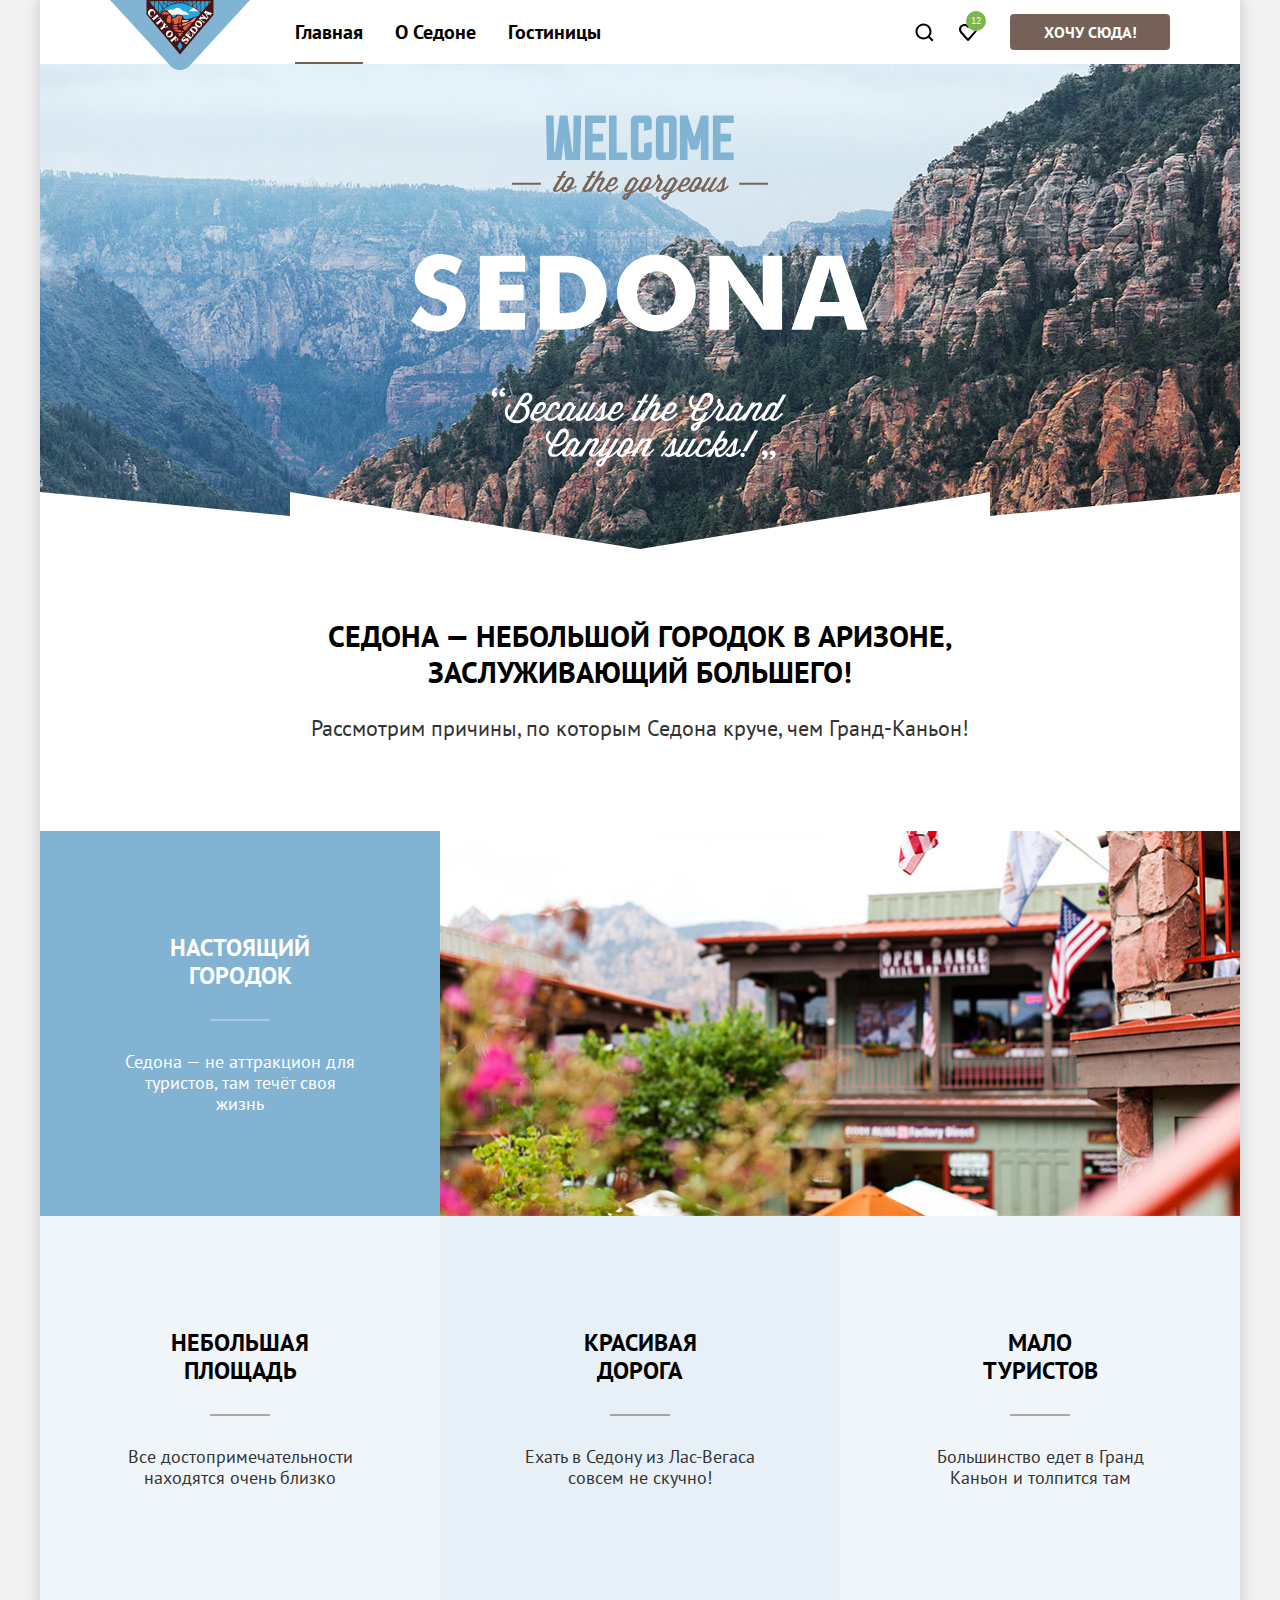
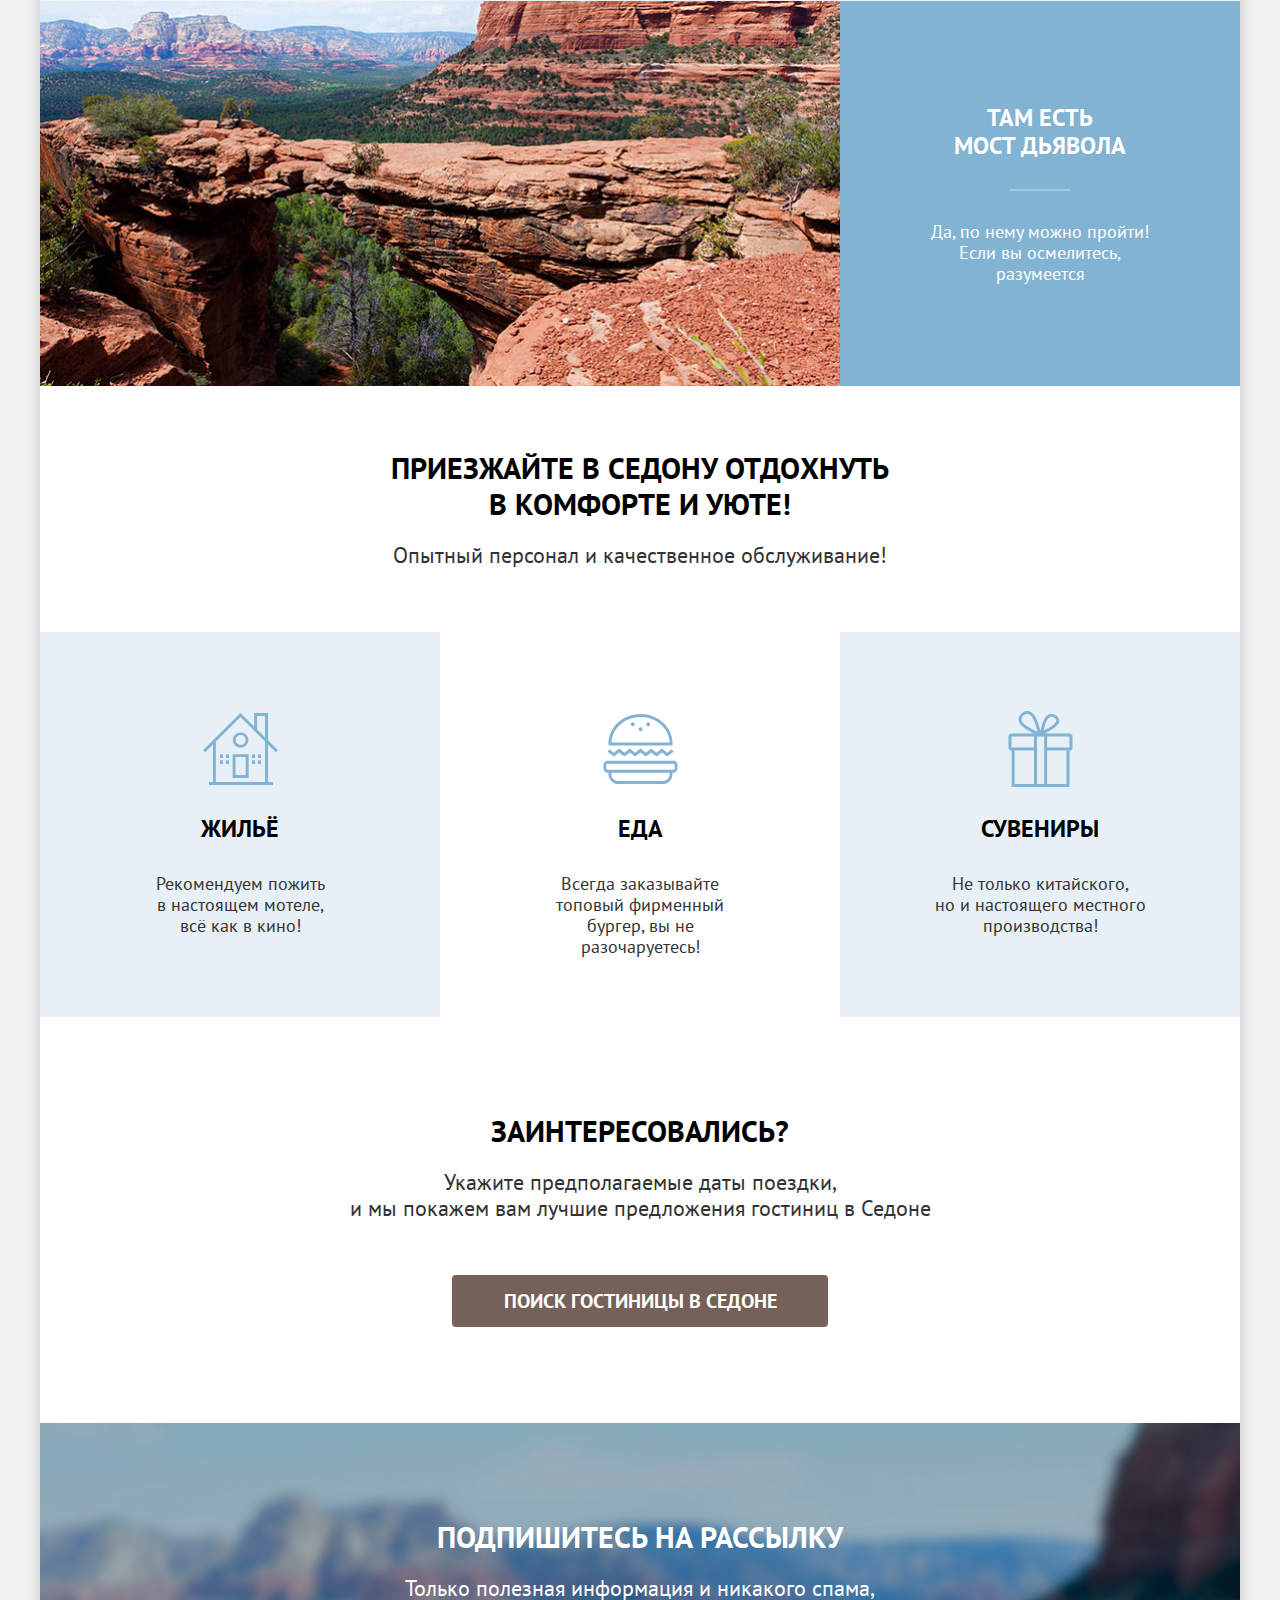
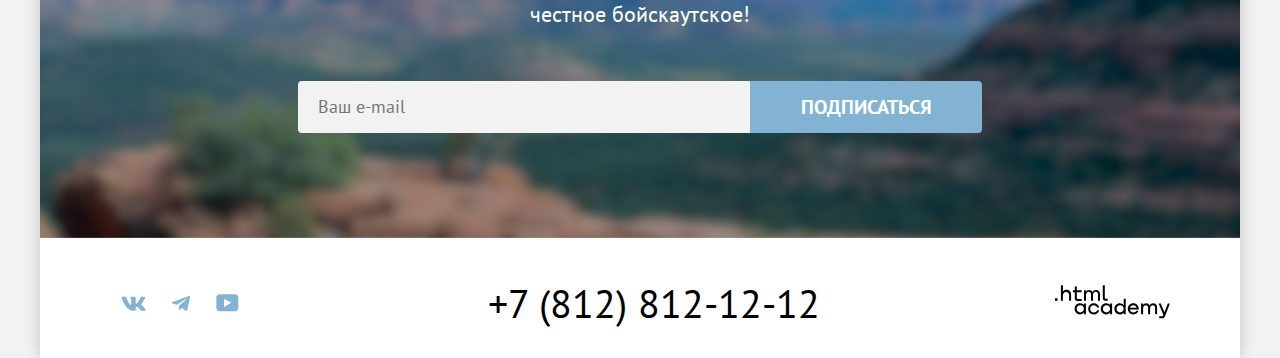
<file: index.html>
<!DOCTYPE html>
<html lang="ru">
  <head>
    <meta charset="utf-8">
    <title>HTML Academy: Седона</title>
    <link rel="stylesheet" href="styles/styles.css">
    <link rel="icon" href="images/favicon.png" type="image/x-icon" sizes="32x32">
  </head>
  <body>
    <div class="main-page-container">
      <header data-test="header" class="main-header">
        <a class="logo" href="index.html" ><img src="images/logo-sedona.svg" alt="Логотип города Седона." width="140" height="70" ></a>
        <nav class="main-navigation">
          <ul class="navigation-list">
            <li class="navigation-list-item">
              <a href="index.html" class="active-navigation-link">Главная</a>
            </li>
            <li class="navigation-list-item">
              <a href="#">О Седоне</a>
            </li>
            <li class="navigation-list-item">
              <a href="catalog.html">Гостиницы</a>
            </li>
          </ul>
          <ul class="navigation-user">
            <li class="navigation-user-item">
            <button class="button-search button-nav-user" type="button"><span class="visually-hidden">Поиск.</span></button>
            </li>
            <li class="navigation-user-item">
              <button class="button-favorite button-nav-user" type="button"><span class="visually-hidden">Лайк.</span></button>
              <span class="quantity-favorite-item">12</span>
            </li>
          </ul>
          <div class="button-container">
            <a class="button button-brown button-nav-size" href="#">Хочу сюда!</a>
          </div>
        </nav>
      </header>
      <main class="main-page main-sticky" data-test="main">
        <section class="hero" data-test="hero">
          <h1 class="visually-hidden">Город Седона.</h1>
          <img src="images/hero-words.svg" alt="Welcome to the gardeous sedona because the Grand canyon lucky." width="458" height="352">
        </section>
        <section class="advantages" data-test="advantages">
            <h2 class="title-two">Седона — небольшой городок в Аризоне, заслуживающий большего!</h2>
            <p class="subtitle-two">Рассмотрим причины, по которым Седона круче, чем Гранд-Каньон!</p>
          <ul class="advantages-recreation">
            <li class="advantages-recreation-item alternative-style-blue advantages-recreation-item-image-card">
                <div class="image-column">
                  <h3 class="title-three advantages-style-alternative">Настоящий городок</h3>
                  <p>Седона — не аттракцион для туристов, там течёт своя жизнь</p>
                </div>
                <img src="images/sedona-city.jpg" alt="Дом в городе Седона." width="800" height="385">
            </li>
            <li class="advantages-recreation-item alternative-style-grey card-size">
              <h3 class="title-three advantages-style-default">Небольшая площадь</h3>
              <p>Все достопримечательности находятся очень близко</p>
            </li>
            <li class="advantages-recreation-item alternative-style-dark-grey card-size">
              <h3 class="title-three advantages-style-default">Красивая дорога</h3>
              <p>Ехать в Седону из Лас-Вегаса совсем не скучно!</p>
            </li>
            <li class="advantages-recreation-item alternative-style-grey card-size">
              <h3 class="title-three advantages-style-default">Мало туристов</h3>
              <p>Большинство едет в Гранд Каньон и толпится там</p>
            </li>
            <li class="advantages-recreation-item alternative-style-blue advantages-recreation-item-image-card">
              <div class="image-column">
                <h3 class="title-three advantages-style-alternative">Там есть<br> мост дьявола</h3>
                <p>Да, по нему можно пройти! Если вы осмелитесь, разумеется</p>
              </div>
              <img class="advantages-recreation-item-order" src="images/sedona-canyon.jpg" alt="Просторный Каньон." width="800" height="385">
            </li>
          </ul>
        </section>
        <section class="advantages-comfort" data-test="service">
          <h2 class="title-two">Приезжайте в Седону отдохнуть<br> в комфорте и уюте!</h2>
          <p class="subtitle-two">Опытный персонал и качественное обслуживание!</p>
          <ul class="advantages-comfort-list">
            <li class="advantages-comfort-item alternative-style-dark-grey" >
             <h3 class="title-three advantages-comfort-images advantages-comfort-lodging">Жильё</h3>
              <p>Рекомендуем пожить<br> в настоящем мотеле,<br> всё как в кино!</p>
            </li>
            <li class="advantages-comfort-item ">
              <h3 class="title-three advantages-comfort-images advantages-comfort-food">Еда</h3>
             <p>Всегда заказывайте <br> топовый фирменный бургер, вы не разочаруетесь!</p>
            </li>
           <li class="advantages-comfort-item alternative-style-dark-grey">
             <h3 class="title-three advantages-comfort-images advantages-comfort-souvenirs">Сувениры</h3>
              <p>Не только китайского,<br> но и настоящего местного производства!</p>
            </li>
          </ul>
        </section>
        <section class="search" data-test="search">
          <h2 class="title-two">Заинтересовались?</h2>
          <p class="subtitle-two">Укажите предполагаемые даты поездки,<br> и мы покажем вам лучшие предложения гостиниц в Седоне</p>
          <a class="search-hotel button-search-size button-brown" href="modal.html" >Поиск Гостиницы в седоне</a>
        </section>
        <section class="subscribe subscribe-main" data-test="subscribe">
          <h2 class="title-two">Подпишитесь на рассылку</h2>
          <p class="subtitle-two">Только полезная информация и никакого спама, честное бойскаутское!</p>
          <form class="subscribe-form" action="https://echo.htmlacademy.ru/" method="post">
            <input class="input-subscribe-size" type="email" name="email" placeholder="Ваш e-mail" required>
            <button class="button button-blue button-subscribe-size" type="submit">Подписаться</button>
          </form>
        </section>
      </main>
      <footer class="main-footer" data-test="footer">
        <ul class="footer-nav">
          <li>
            <a class="footer-nav-item-link" href="https://vk.com/htmlacademy">
              <span class="visually-hidden">Вконтакте.</span>
              <svg class="vkontakte" aria-hidden="true" focusable="false" width="25" height="15" viewBox="0 0 25 15" fill="none" xmlns="http://www.w3.org/2000/svg">
                <path fill-rule="evenodd" clip-rule="evenodd" d="M24.1164 1.80445C24.2824 1.25845 24.1164 0.856445 23.3214 0.856445H20.6964C20.0284 0.856445 19.7204 1.20345 19.5534 1.58645C19.5534 1.58645 18.2184 4.78245 16.3274 6.85845C15.7154 7.46045 15.4374 7.65145 15.1034 7.65145C14.9364 7.65145 14.6854 7.46045 14.6854 6.91345V1.80445C14.6854 1.14845 14.5014 0.856445 13.9454 0.856445H9.81738C9.40038 0.856445 9.14938 1.16045 9.14938 1.44945C9.14938 2.07045 10.0954 2.21445 10.1924 3.96245V7.76045C10.1924 8.59345 10.0394 8.74444 9.70538 8.74444C8.81538 8.74444 6.65038 5.53345 5.36538 1.85945C5.11638 1.14445 4.86438 0.856445 4.19338 0.856445H1.56638C0.816382 0.856445 0.666382 1.20345 0.666382 1.58645C0.666382 2.26845 1.55638 5.65645 4.81138 10.1374C6.98138 13.1974 10.0364 14.8564 12.8194 14.8564C14.4884 14.8564 14.6944 14.4884 14.6944 13.8534V11.5404C14.6944 10.8034 14.8524 10.6564 15.3814 10.6564C15.7714 10.6564 16.4384 10.8484 17.9964 12.3234C19.7764 14.0724 20.0694 14.8564 21.0714 14.8564H23.6964C24.4464 14.8564 24.8224 14.4884 24.6064 13.7604C24.3684 13.0364 23.5184 11.9854 22.3914 10.7384C21.7794 10.0284 20.8614 9.26345 20.5824 8.88045C20.1934 8.38945 20.3044 8.17044 20.5824 7.73345C20.5824 7.73345 23.7824 3.30745 24.1154 1.80445H24.1164Z"/>
              </svg>
            </a>
          </li>
          <li>
            <a class="footer-nav-item-link" href="https://t.me/htmlacademy ">
              <svg class="telegram" aria-hidden="true" focusable="false" width="18" height="17" viewBox="0 0 18 17" fill="none" xmlns="http://www.w3.org/2000/svg">
                <path d="M16.785 0.955705L0.840489 7.1042C-0.247661 7.54126 -0.241365 8.14828 0.640845 8.41897L4.73445 9.69597L14.2058 3.72014C14.6537 3.44766 15.0629 3.59424 14.7265 3.89281L7.05283 10.8183H7.05103L7.05283 10.8192L6.77045 15.0387C7.18413 15.0387 7.36669 14.8489 7.59871 14.625L9.58705 12.6915L13.7229 15.7464C14.4855 16.1664 15.0332 15.9506 15.2229 15.0405L17.9379 2.2453C18.2158 1.13107 17.5126 0.626562 16.785 0.955705Z" />
              </svg>
              <span class="visually-hidden">Телеграм.</span>
            </a>
          </li>
          <li>
            <a class="footer-nav-item-link" href="https://www.youtube.com/user/htmlacademyru">
              <span class="visually-hidden">Ютуб.</span>
              <svg class="youtube" aria-hidden="true" focusable="false" width="23" height="18" viewBox="0 0 23 18" fill="none" xmlns="http://www.w3.org/2000/svg">
                <path d="M18.9402 0.356445H3.50738C1.64668 0.356445 0.333252 1.9502 0.333252 3.75645V13.8502C0.333252 15.7627 1.64668 17.3564 3.50738 17.3564H19.1591C20.8009 17.3564 22.3333 15.7627 22.3333 13.9564V3.75645C22.1143 1.9502 20.8009 0.356445 18.9402 0.356445ZM7.99494 12.8939V4.81894L15.3283 8.85645L7.99494 12.8939Z"/>
              </svg>
            </a>
          </li>
        </ul>
        <address class="address-footer">
          <a href="tel:+78128121212">+7 (812) 812-12-12</a>
        </address>
        <div class="logo-footer-wrapper">
          <a class="logo-footer" href="https://htmlacademy.ru/">
            <svg role="img" aria-label="Логотип Html academy." class="logo-footer-academy" width="115" height="34" viewBox="0 0 115 34" fill="none" xmlns="http://www.w3.org/2000/svg">
              <path d="M0 13.2564V15.8564H2.5V13.2564H0Z"/>
              <path d="M11.6 4.85645C10 4.85645 8.8 5.55645 8 6.55645H7.9V0.356445H5.9V15.8564H7.9V10.5564C7.9 8.45645 9.2 6.95645 11.2 6.95645C13 6.95645 14.1 8.35645 14.1 10.1564V15.8564H16.1V9.75644C16.2 6.75644 14.3 4.85645 11.6 4.85645Z" />
              <path d="M26.6 5.15645H21.8V1.45645H19.8V5.25645H17.9V7.25645H19.8V13.2564C19.8 14.9564 20.8 15.9564 22.5 15.9564H26.6V13.9564H22.9C22.2 13.9564 21.8 13.5564 21.8 12.8564V7.15645H26.6V5.15645Z" />
              <path d="M41.1 4.95645C39.5 4.95645 38.2 5.75644 37.6 7.05645H37.5C36.9 5.85645 35.7 4.95645 34.1 4.95645C32.7 4.95645 31.6 5.75645 31 6.75645H30.9V5.15645H29V15.7564H31V10.3564C31 8.35645 32 6.85645 33.6 6.85645C35.1 6.85645 36 7.85645 36 9.45645V15.7564H38V10.1564C38 7.75645 39.4 6.85645 40.6 6.85645C42.1 6.85645 43 7.85645 43 9.45645V15.7564H45V9.25644C45.1 6.75644 43.6 4.95645 41.1 4.95645Z" />
              <path d="M47.8 13.0564C47.8 14.7564 48.8 15.7564 50.6 15.7564H52.6V13.7564H50.9C50.2 13.7564 49.8 13.3564 49.8 12.6564V0.356445H47.8V13.0564Z" />
              <path d="M28.9 20.0564C28 18.9564 26.7 18.2564 25 18.2564C21.9 18.2564 19.6 20.5564 19.6 23.8564C19.6 27.1564 21.9 29.4564 25 29.4564C26.8 29.4564 28 28.6564 28.8 27.5564H28.9V29.1564H30.9V18.5564H28.9V20.0564ZM25.3 27.4564C23.1 27.4564 21.7 25.8564 21.7 23.8564C21.7 21.8564 23.1 20.2564 25.3 20.2564C27.5 20.2564 28.9 21.8564 28.9 23.8564C28.9 25.7564 27.5 27.4564 25.3 27.4564Z" />
              <path d="M44.2 22.3564C43.7 19.9564 41.6 18.2564 38.8 18.2564C35.4 18.2564 33.2 20.7564 33.2 23.8564C33.2 26.9564 35.4 29.4564 38.8 29.4564C41.6 29.4564 43.7 27.6564 44.2 25.2564H42.1C41.7 26.5564 40.4 27.5564 38.8 27.5564C36.6 27.5564 35.2 25.9564 35.2 23.9564C35.2 21.9564 36.6 20.3564 38.8 20.3564C40.4 20.3564 41.6 21.3564 42.1 22.5564H44.2V22.3564Z" />
              <path d="M55.1 20.0564C54.2 18.9564 52.9 18.2564 51.2 18.2564C48.1 18.2564 45.8 20.5564 45.8 23.8564C45.8 27.1564 48.1 29.4564 51.2 29.4564C53 29.4564 54.2 28.6564 55 27.5564H55.1V29.1564H57.1V18.5564H55.1V20.0564ZM51.5 27.4564C49.3 27.4564 47.9 25.8564 47.9 23.8564C47.9 21.8564 49.3 20.2564 51.5 20.2564C53.7 20.2564 55.1 21.8564 55.1 23.8564C55.1 25.7564 53.6 27.4564 51.5 27.4564Z" />
              <path d="M68.7 20.1564C67.8 19.0564 66.5 18.2564 64.8 18.2564C61.7 18.2564 59.4 20.5564 59.4 23.8564C59.4 27.1564 61.6 29.4564 64.8 29.4564C66.5 29.4564 67.8 28.6564 68.6 27.6564H68.7V29.1564H70.7V13.7564H68.7V20.1564ZM65.1 27.4564C62.9 27.4564 61.5 25.8564 61.5 23.8564C61.5 21.8564 62.9 20.2564 65.1 20.2564C67.3 20.2564 68.7 21.8564 68.7 23.8564C68.6 25.8564 67.2 27.4564 65.1 27.4564Z" />
              <path d="M78.3 18.2564C75 18.2564 72.8 20.7564 72.8 23.8564C72.8 26.8564 74.9 29.4564 78.3 29.4564C80.8 29.4564 82.8 28.1564 83.5 25.8564H81.4C80.9 26.8564 79.8 27.4564 78.4 27.4564C76.5 27.4564 75.1 26.1564 75 24.5564H83.8C84 20.9564 81.8 18.2564 78.3 18.2564ZM78.3 20.1564C80 20.1564 81.3 21.1564 81.6 22.7564H75.1C75.4 21.2564 76.6 20.1564 78.3 20.1564Z" />
              <path d="M98.2 18.2564C96.6 18.2564 95.3 19.0564 94.6 20.2564H94.5C93.9 19.0564 92.7 18.2564 91.1 18.2564C89.7 18.2564 88.6 18.9564 88 20.0564V18.5564H86.1V29.1564H88.1V23.7564C88.1 21.7564 89.1 20.3564 90.7 20.2564C92.2 20.2564 93.1 21.2564 93.1 22.8564V29.1564H95.1V23.5564C95.1 21.1564 96.5 20.2564 97.7 20.2564C99.2 20.2564 100.1 21.2564 100.1 22.8564V29.1564H102.1V22.6564C102.2 20.0564 100.7 18.2564 98.2 18.2564Z" />
              <path d="M109.4 27.3564L105.8 18.4564H103.6L108.4 30.0564C108.1 30.9564 107.7 31.2564 106.7 31.2564H104.2V33.2564H106.7C108.5 33.2564 109.5 32.4564 110.2 30.6564L114.9 18.4564H112.8L109.4 27.3564Z" />
              </svg>
            <span class="visually-hidden">логотип html academy.</span>
          </a>
        </div>
      </footer>
      <div class="modal-container modal-container-disabled">
        <div class="modal-window">
          <h2 class="title-two title-modal">Поиск гостиницы в Седоне</h2>
          <button class="close-button" type="button">
            <svg class=close-cross width="15" height="15" role="img" aria-label="Крест закрытия окна." viewBox="0 0 15 15" fill="none" xmlns="http://www.w3.org/2000/svg">
              <path d="M14.4905 1.78288L13.1982 0.49057L7.49048 6.19826L1.78279 0.49057L0.490479 1.78288L6.19817 7.49057L0.490479 13.1983L1.78279 14.4906L7.49048 8.78288L13.1982 14.4906L14.4905 13.1983L8.78279 7.49057L14.4905 1.78288Z" fill="black"/>
            </svg>
            <span class="visually-hidden">Закрыть окно.</span>
          </button>
          <form class="data-settlement" action="https://echo.htmlacademy.ru/" method="post">
            <div class="date-of-arrival-label">
              <label class="date-finding date-finding-text" for="date-of-arrival-input">Дата Заезда:</label>
              <div class="date-finding-container">
                <input class="date-finding-input modal-color-form" type="text" name="date-of-arrival" id="date-of-arrival-input" placeholder="Укажите дату" value="27 апреля 2020" required>
                <p class="warning-text">Мы не можем отправить вас в прошлое.</p>
              </div>
            </div>
            <div class="departure-date-container">
              <label class="date-finding date-finding-text" for="departure-date-input">Дата Выезда:</label>
              <div class="date-finding-container">
                <input class="date-finding-input modal-color-form" type="text" name="departure-date" id="departure-date-input" placeholder="Укажите дату" value="1 сентября 2023" required>
                <p class="successful-text">На эти даты есть свободные номера. Пока есть.</p>
              </div>
            </div>
            <div class="how-many-people-wrapper">
              <label class="date-finding date-finding-text" for="number-old-people">Взрослые:</label>
              <div class="how-many-people-container">
                <button class="remove-people quantity-change-button how-people-button-svg modal-color-form" type="button">
                  <span class="visually-hidden">убрать количество взрослых.</span>
                  <svg class="remove-people-svg" xmlns="http://www.w3.org/2000/svg" width="14" height="2" viewBox="0 0 14 2" fill="none">
                    <path d="M0 0L0 2L14 2V0L0 0Z"/>
                  </svg>
                </button>
                <input class="number-people modal-color-form" type="number" name="number-old-people" id="number-old-people" min="1" max="99" value="2" required>
                <button class="add-people quantity-change-button how-people-button-svg modal-color-form" type="button">
                  <span class="visually-hidden">добавить количество взрослых.</span>
                  <svg class="add-people-svg" xmlns="http://www.w3.org/2000/svg" width="14" height="14" viewBox="0 0 14 14" fill="none">
                    <path d="M14 6H8V0H6V6H0V8H6V14H8V8H14V6Z" />
                  </svg>
                </button>
              </div>
            </div>
            <div class="how-many-people-wrapper">
              <span class="tooltip-wrapper">
                <label class="date-finding date-finding-text date-finding-text-children" for="number-children">Дети:</label>
                  <span class="tooltip">
                    <button class="tooltip-toggle" type="button" aria-labelledby="tooltip-info-button"></button>
                    <span class="tooltip-text" role="tooltip" id="tooltip-info-button">Укажите количество детей, которые будут с вами, возраст которых от 6 до 18 лет. Дети до 6 лет размещаются бесплатно.</span>
                  </span>
              </span>
              <div class="how-many-people-container">
                <button class="remove-people quantity-change-button how-people-button-svg modal-color-form" type="button">
                  <span class="visually-hidden">убрать количество детей.</span>
                  <svg class="remove-people-svg" xmlns="http://www.w3.org/2000/svg" width="14" height="2" viewBox="0 0 14 2" fill="none">
                    <path d="M0 0L0 2L14 2V0L0 0Z"/>
                  </svg>
                </button>
                <input class="number-people modal-color-form" type="number" name="number-children" id="number-children" value="2" min="0" max="99" required>
                <button class="add-people quantity-change-button how-people-button-svg modal-color-form" type="button">
                  <span class="visually-hidden">добавить количество детей.</span>
                  <svg class="add-people-svg" xmlns="http://www.w3.org/2000/svg" width="14" height="14" viewBox="0 0 14 14" fill="none">
                    <path d="M14 6H8V0H6V6H0V8H6V14H8V8H14V6Z"/>
                  </svg>
                </button>
              </div>
            </div>
            <button type="submit" class="button modal-submit">Найти</button>
          </form>
        </div>
      </div>
    </div>
  </body>
</html>
</file>
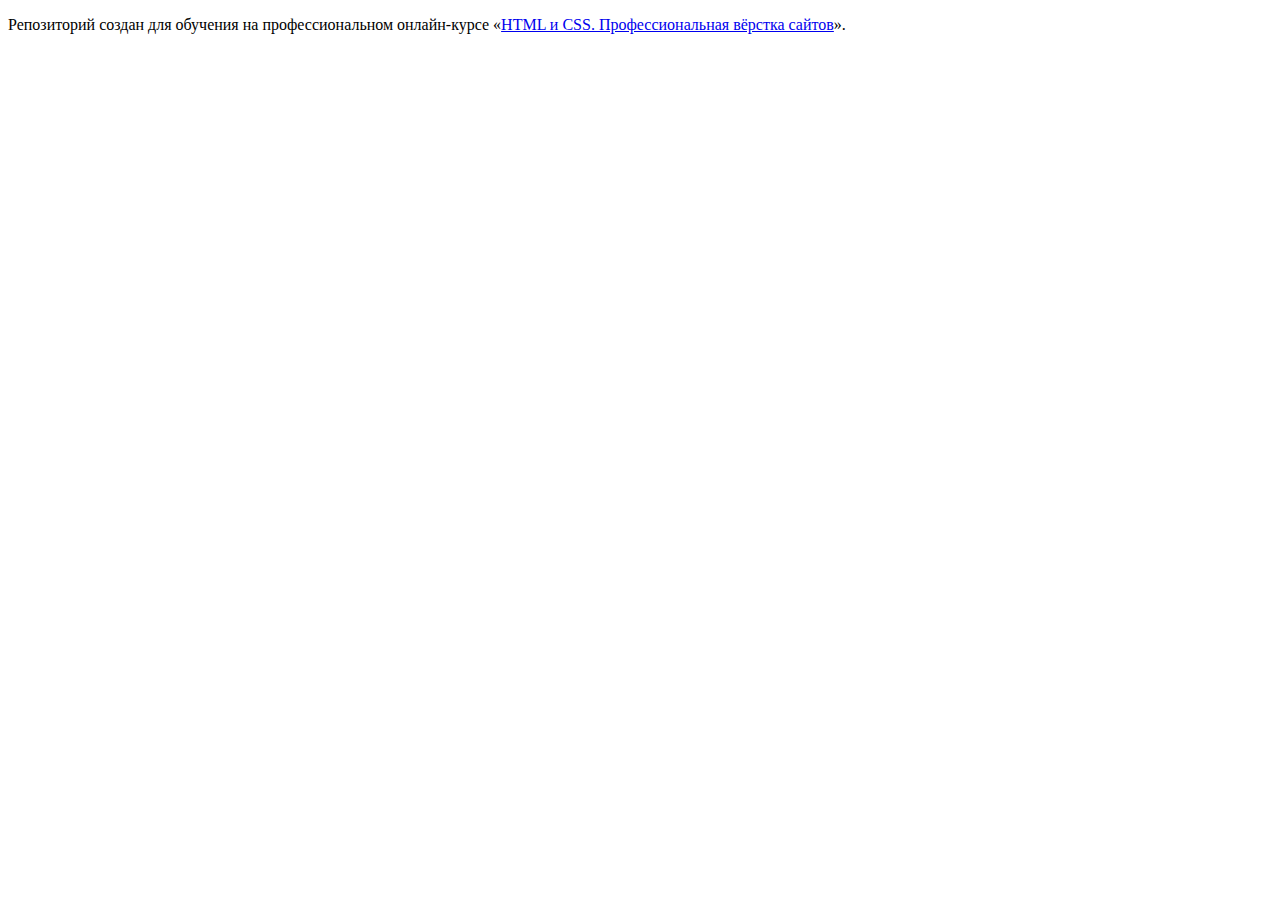
<file: 1/index.html>
<!DOCTYPE html>
<html lang="ru">
  <head>
    <meta charset="utf-8">
    <title>HTML Academy: Седона</title>
    <base href="https://htmlacademy-htmlcss.github.io/2394671-sedona-38/1/">
</head>
  <body>

    <p>Репозиторий создан для обучения на профессиональном онлайн‑курсе «<a href="https://htmlacademy.ru/intensive/htmlcss">HTML и CSS. Профессиональная вёрстка сайтов</a>».</p>

  </body>
</html>
</file>
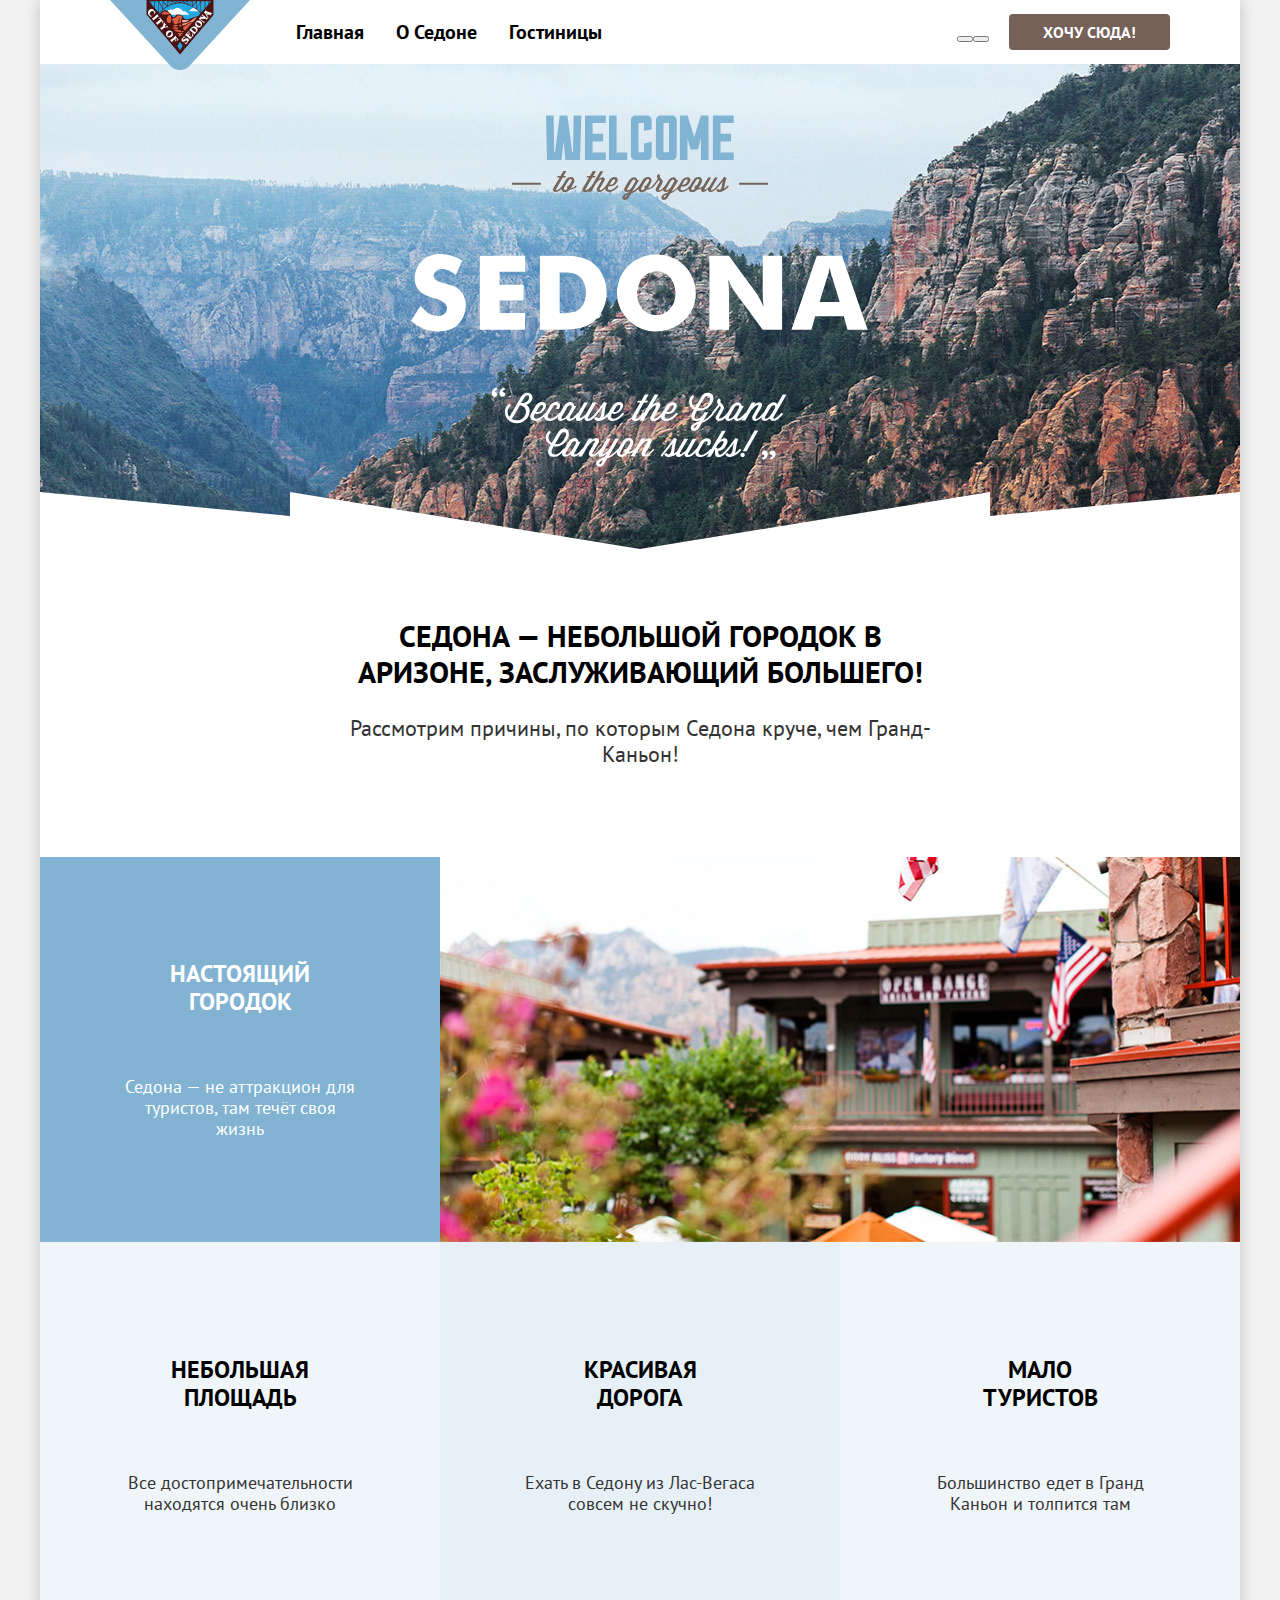
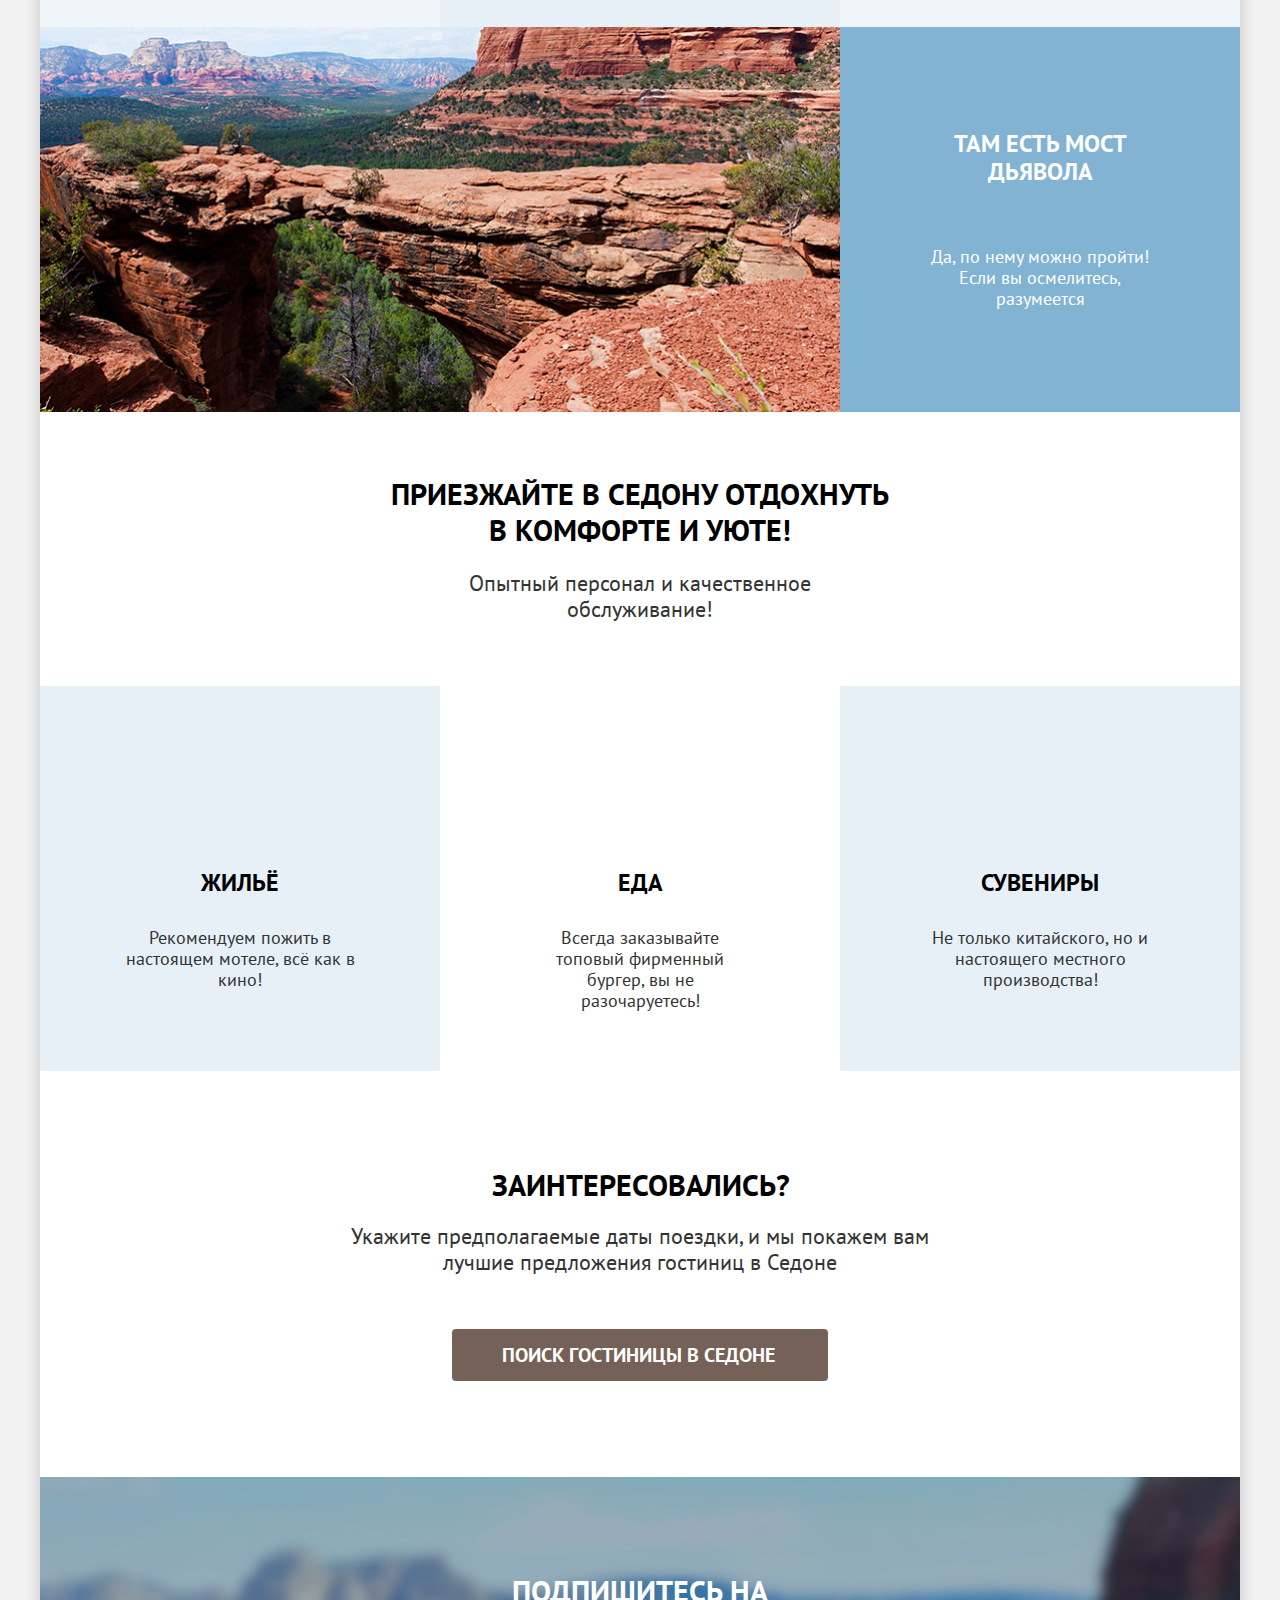
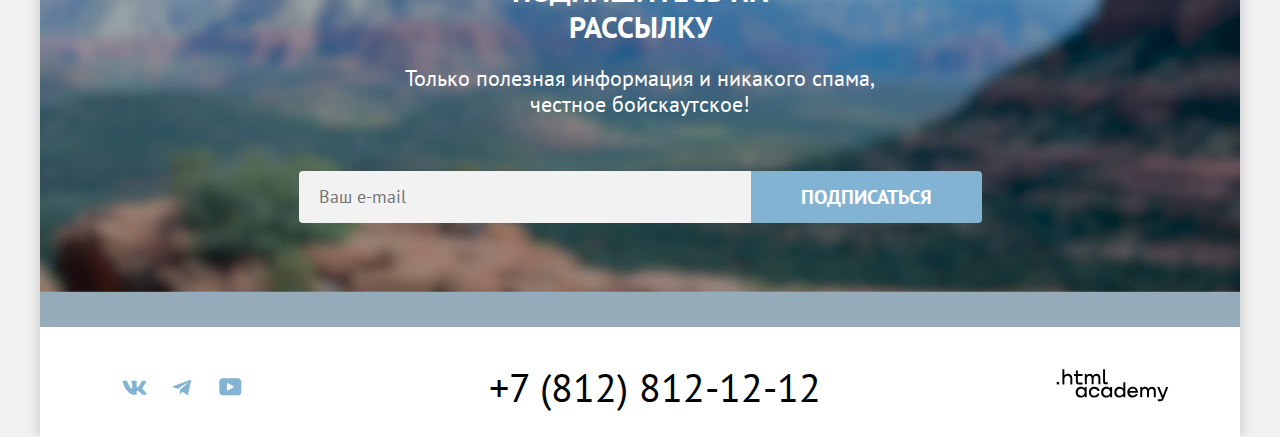
<file: 6/index.html>
<!DOCTYPE html>
<html lang="ru">
  <head>
    <meta charset="utf-8">
    <title>HTML Academy: Седона</title>
    <link rel="stylesheet" href="styles/styles.css">
    <base href="https://htmlacademy-htmlcss.github.io/2394671-sedona-38/6/">
</head>
  <body>
    <div class="main-page-container">
      <header data-test="header" class="main-header">
        <a class="logo" href="index.html" ><img src="images/logo-sedona.svg" alt="Логотип города Седона" width="140" height="70" ></a>
        <nav class="main-navigation">
          <ul class="navigation-list">
            <li class="navigation-list-item">
              <a class="active">Главная</a>
            </li>
            <li class="navigation-list-item">
              <a href="#">О Седоне</a>
            </li>
            <li class="navigation-list-item">
              <a href="catalog.html">Гостиницы</a>
            </li>
          </ul>
          <ul class="navigation-user">
            <li>
            <button type="button-search"><span class="visually-hidden">Поиск</span></button>
            </li>
            <li>
              <button type="button-favorite"><span class="visually-hidden">Лайк</span></button>
            </li>
          </ul>
          <a class="button button-brown button-nav-size" href="#">Хочу сюда!</a>
        </nav>
      </header>
      <main class="main-page main-sticky">
        <section class="hero" data-test="hero">
          <h1 class="visually-hidden">Город Седона</h1>
          <img src="images/hero-words.svg" alt="Welcome to the gardeous sedona because the Grand canyon lucky" width="458" height="352">
        </section>
        <section class="advantages" data-test="advantages">
            <h2 class="title-two">Седона — небольшой городок в Аризоне, заслуживающий большего!</h2>
            <p class="subtitle-two">Рассмотрим причины, по которым Седона круче, чем Гранд-Каньон!</p>
          <ul class="advantages-recreation">
            <li class="advantages-recreation-item alternative-style-blue">
                <div class="image-column">
                  <h3 class="title-three">Настоящий городок</h3>
                  <p>Седона — не аттракцион для туристов, там течёт своя жизнь</p>
                </div>
                <img src="images/sedona-city.jpg" alt="Дом в городе Седона" width="800" height="385">
            </li>
            <li class="advantages-recreation-item alternative-style-grey card-size">
              <h3 class="title-three">Небольшая площадь</h3>
              <p>Все достопримечательности находятся очень близко</p>
            </li>
            <li class="advantages-recreation-item alternative-style-dark-grey card-size">
              <h3 class="title-three">Красивая дорога</h3>
              <p>Ехать в Седону из Лас-Вегаса совсем не скучно!</p>
            </li>
            <li class="advantages-recreation-item alternative-style-grey card-size">
              <h3 class="title-three">Мало туристов</h3>
              <p>Большинство едет в Гранд Каньон и толпится там</p>
            </li>
            <li class="advantages-recreation-item alternative-style-blue">
              <img src="images/sedona-canyon.jpg" alt="Просторный Каньон" width="800" height="385">
              <div class="image-column">
                <h3 class="title-three">Там есть мост дьявола</h3>
                <p>Да, по нему можно пройти! Если вы осмелитесь, разумеется</p>
              </div>
            </li>
          </ul>
        </section>
        <section class="advantages-comfort">
          <h2 class="title-two">Приезжайте в Седону отдохнуть в комфорте и уюте!</h2>
          <p class="subtitle-two">Опытный персонал и качественное обслуживание!</p>
          <ul class="advantages-comfort-list">
            <li class="advantages-comfort-item alternative-style-dark-grey" >
             <h3 class="title-three">Жильё</h3>
              <p>Рекомендуем пожить в настоящем мотеле, всё как в кино!</p>
            </li>
            <li class="advantages-comfort-item ">
              <h3 class="title-three">Еда</h3>
             <p>Всегда заказывайте топовый фирменный бургер, вы не разочаруетесь!</p>
            </li>
           <li class="advantages-comfort-item alternative-style-dark-grey">
             <h3 class="title-three">Сувениры</h3>
              <p>Не только китайского, но и настоящего местного производства!</p>
            </li>
          </ul>
        </section>
        <section class="search" data-test="search">
          <h2 class="title-two">Заинтересовались?</h2>
          <p class="subtitle-two">Укажите предполагаемые даты поездки, и мы покажем вам лучшие предложения гостиниц в Седоне</p>
          <a class="search-hotel button-search-size" href="#">Поиск Гостиницы в седоне</a>
        </section>
        <section class="subscribe subscribe-main" data-test="subscribe">
          <h2 class="title-two">Подпишитесь на рассылку</h2>
          <p class="subtitle-two">Только полезная информация и никакого спама, честное бойскаутское!</p>
          <form class="subscribe-form" action="https://echo.htmlacademy.ru/" method="post">
            <input class="input-subscribe-size" type="email" name="email" placeholder="Ваш e-mail">
            <button class="button button-blue button-subscribe-size" type="submit">Подписаться</button>
          </form>
        </section>
      </main>
      <footer class="main-footer" data-test="footer">
        <ul class="footer-nav">
          <li>
            <a class="vkontakte social-size" href="https://vk.com/htmlacademy"><span class="visually-hidden">Вконтакте</span></a>
          </li>
          <li>
            <a class="telegram social-size" href="https://t.me/htmlacademy "><span class="visually-hidden">Телеграм</span></a>
          </li>
          <li>
            <a class="youtube social-size" href="https://www.youtube.com/user/htmlacademyru"><span class="visually-hidden">Ютуб</span></a>
          </li>
        </ul>
        <address class="address-footer">
          <a href="tel:+78128121212">+7 (812) 812-12-12</a>
        </address>
        <a class="logo-footer" href="https://htmlacademy.ru/"><img src="images/logo-academy.svg" alt="Логотип html academy" width="115" height="33"></a>
      </footer>
    </div>
  </body>
</html>
</file>
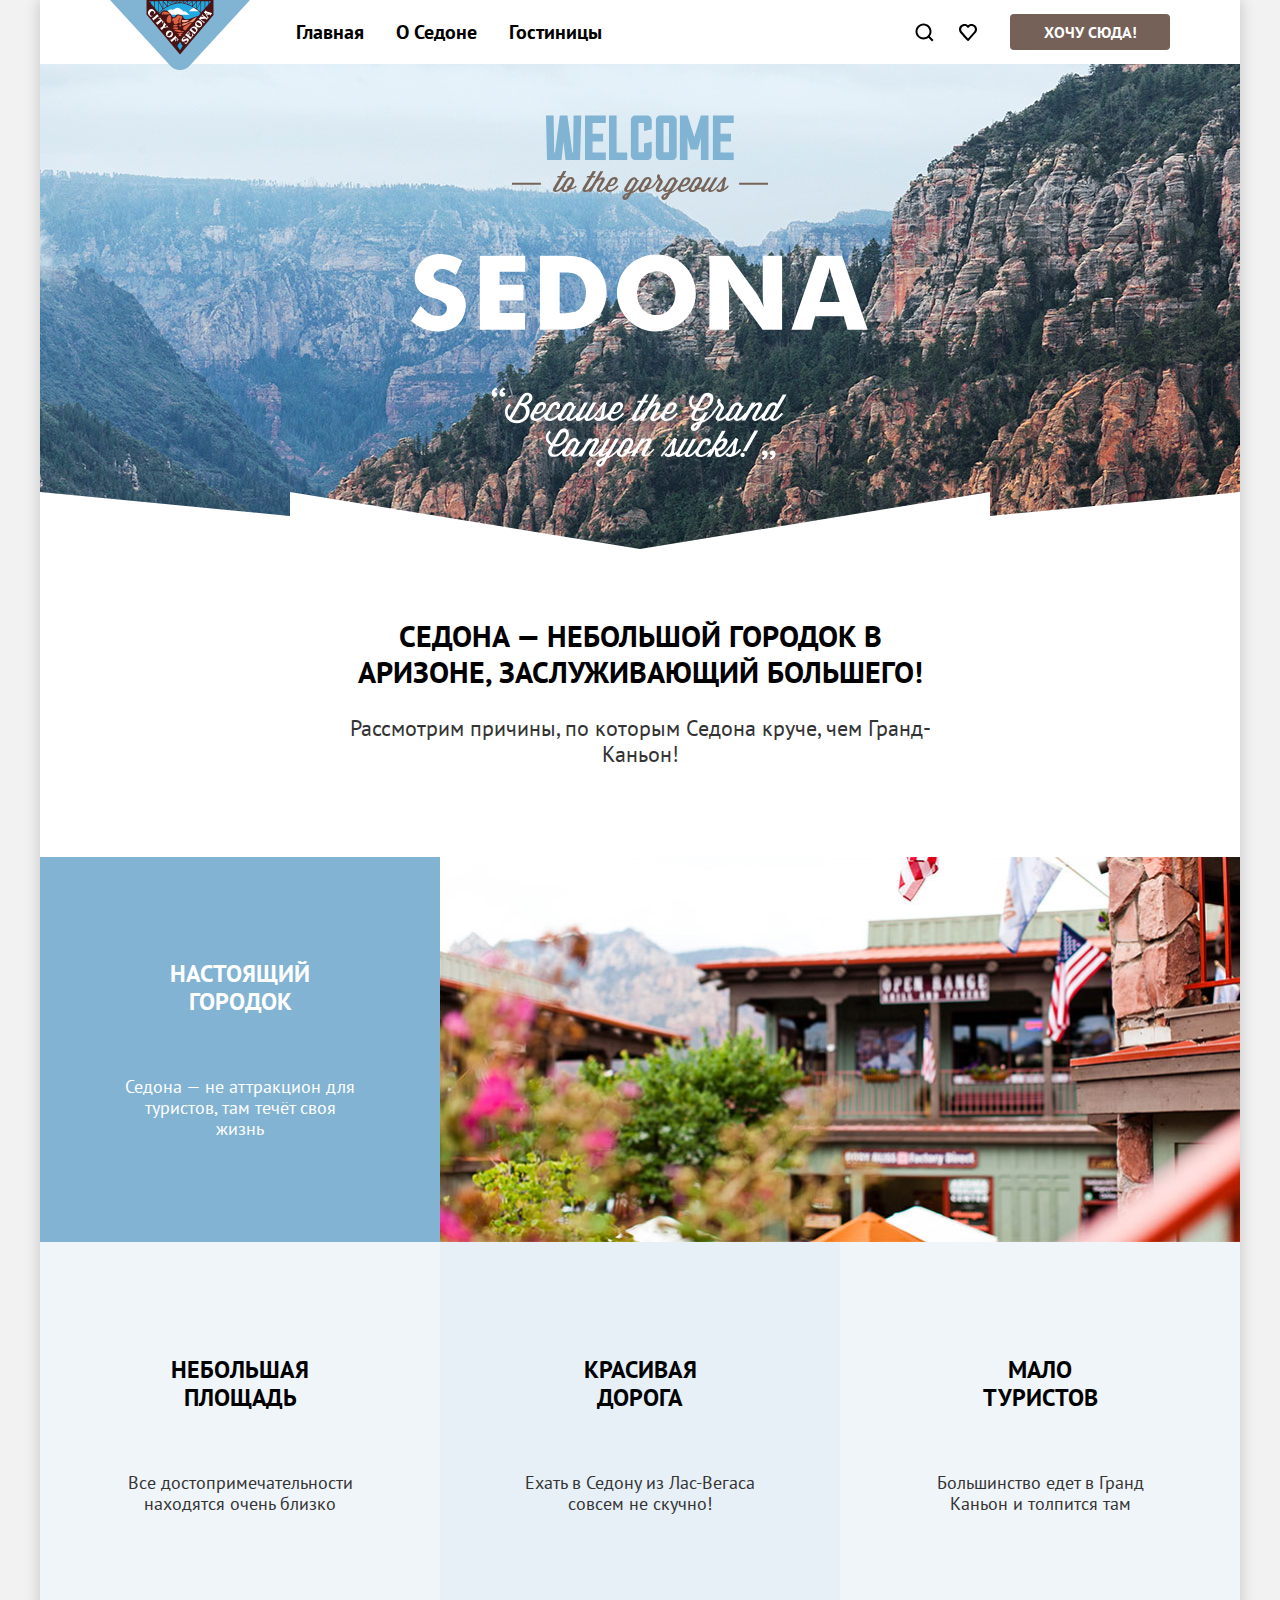
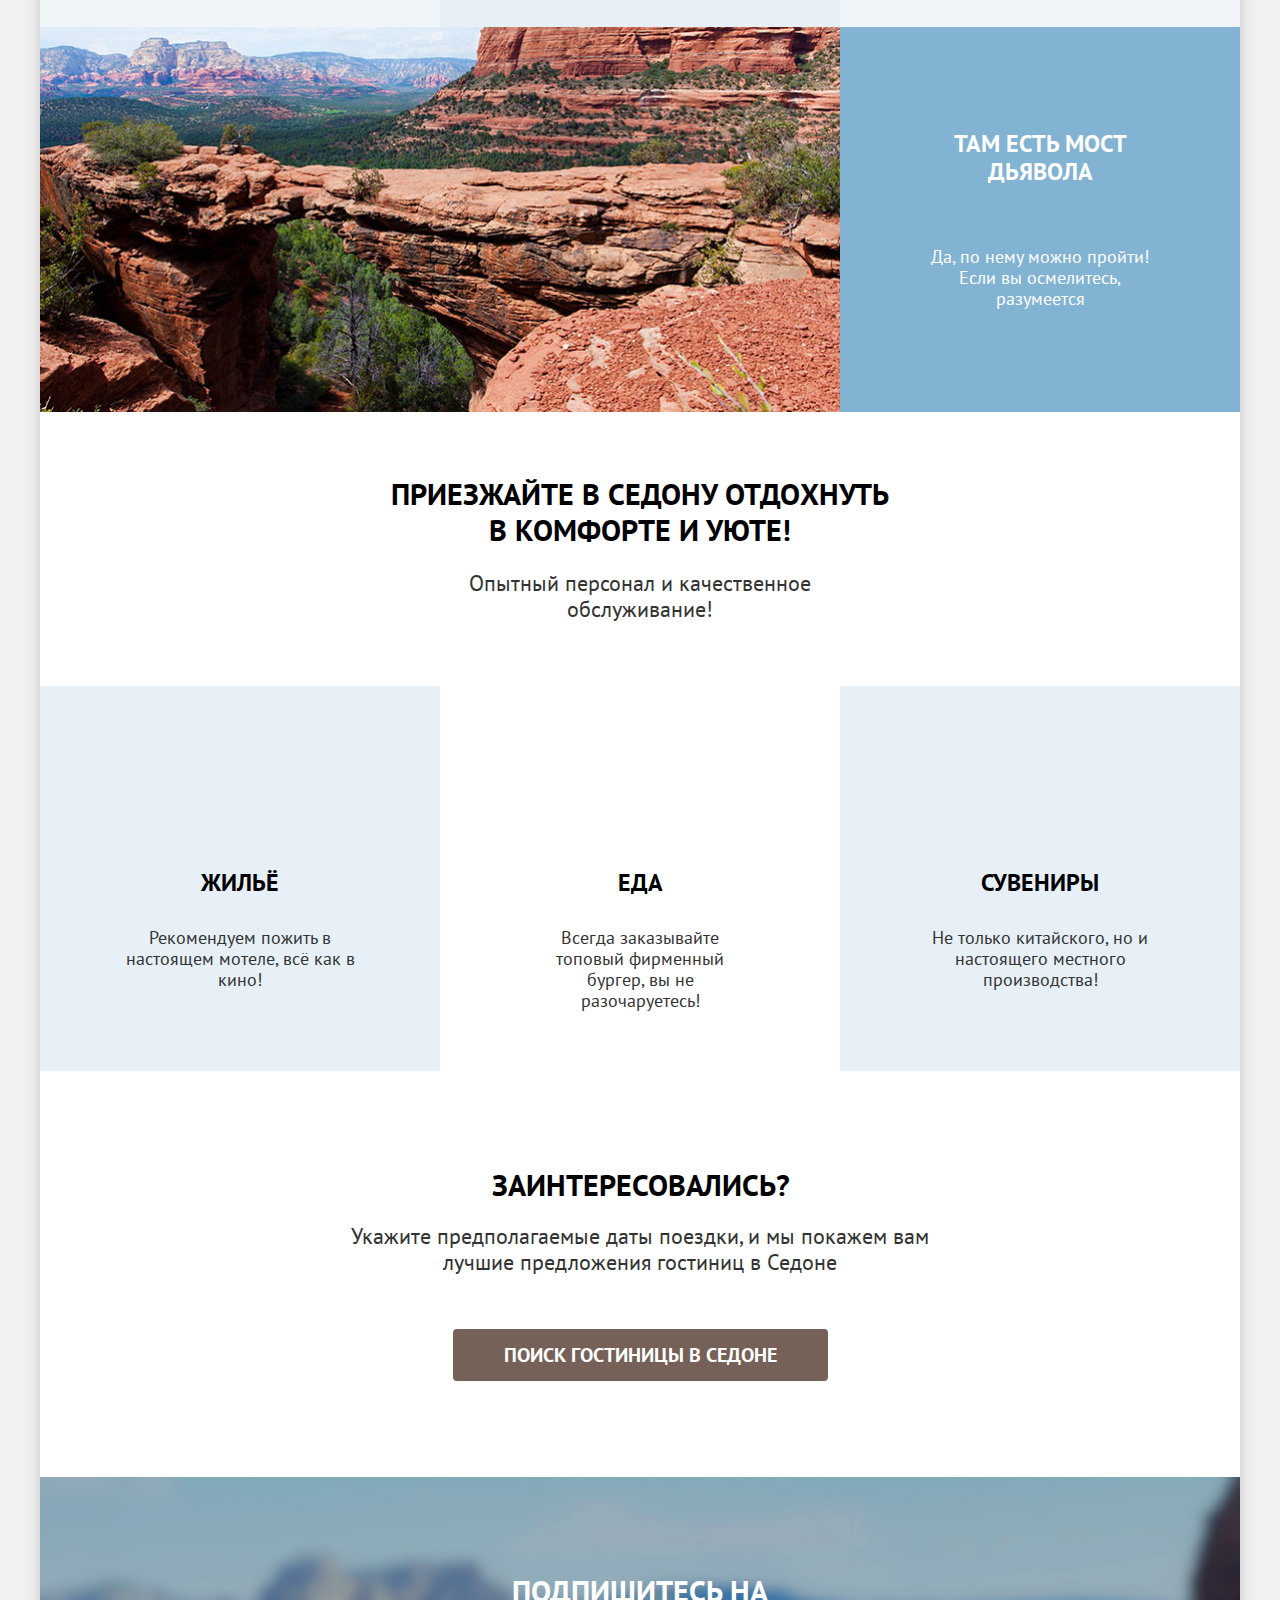
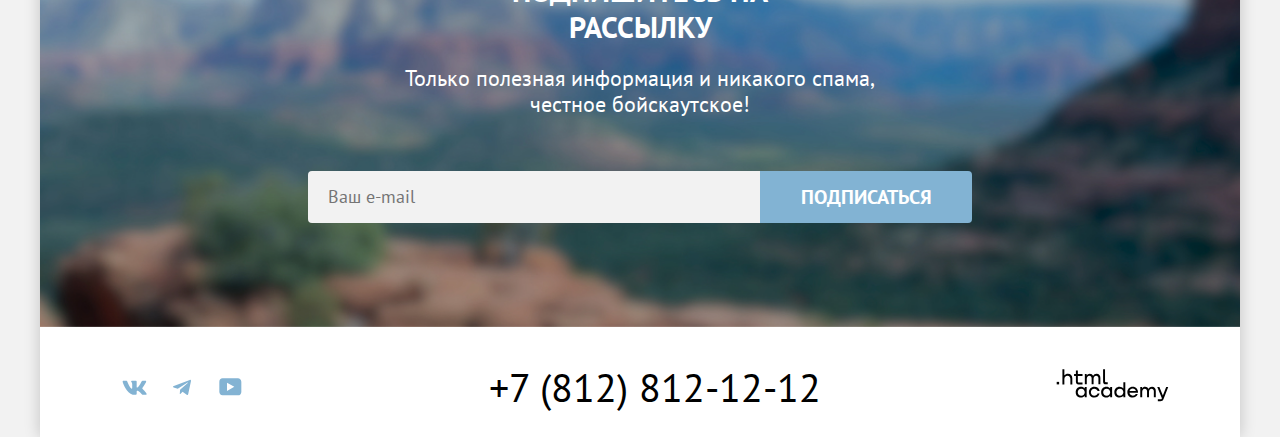
<file: 7/index.html>
<!DOCTYPE html>
<html lang="ru">
  <head>
    <meta charset="utf-8">
    <title>HTML Academy: Седона</title>
    <link rel="stylesheet" href="styles/styles.css">
    <base href="https://htmlacademy-htmlcss.github.io/2394671-sedona-38/7/">
</head>
  <body>
    <div class="main-page-container">
      <header data-test="header" class="main-header">
        <a class="logo" href="index.html" ><img src="images/logo-sedona.svg" alt="Логотип города Седона" width="140" height="70" ></a>
        <nav class="main-navigation">
          <ul class="navigation-list">
            <li class="navigation-list-item">
              <a class="active">Главная</a>
            </li>
            <li class="navigation-list-item">
              <a href="#">О Седоне</a>
            </li>
            <li class="navigation-list-item">
              <a href="catalog.html">Гостиницы</a>
            </li>
          </ul>
          <ul class="navigation-user">
            <li>
            <button class="button-search button-nav-user" type="button"><span class="visually-hidden">Поиск</span></button>
            </li>
            <li>
              <button class="button-favorite button-nav-user" type="button"><span class="visually-hidden">Лайк</span></button>
            </li>
          </ul>
          <a class="button button-brown button-nav-size" href="#">Хочу сюда!</a>
        </nav>
      </header>
      <main class="main-page main-sticky">
        <section class="hero" data-test="hero">
          <h1 class="visually-hidden">Город Седона</h1>
          <img src="images/hero-words.svg" alt="Welcome to the gardeous sedona because the Grand canyon lucky" width="458" height="352">
        </section>
        <section class="advantages" data-test="advantages">
            <h2 class="title-two">Седона — небольшой городок в Аризоне, заслуживающий большего!</h2>
            <p class="subtitle-two">Рассмотрим причины, по которым Седона круче, чем Гранд-Каньон!</p>
          <ul class="advantages-recreation">
            <li class="advantages-recreation-item alternative-style-blue">
                <div class="image-column">
                  <h3 class="title-three">Настоящий городок</h3>
                  <p>Седона — не аттракцион для туристов, там течёт своя жизнь</p>
                </div>
                <img src="images/sedona-city.jpg" alt="Дом в городе Седона" width="800" height="385">
            </li>
            <li class="advantages-recreation-item alternative-style-grey card-size">
              <h3 class="title-three">Небольшая площадь</h3>
              <p>Все достопримечательности находятся очень близко</p>
            </li>
            <li class="advantages-recreation-item alternative-style-dark-grey card-size">
              <h3 class="title-three">Красивая дорога</h3>
              <p>Ехать в Седону из Лас-Вегаса совсем не скучно!</p>
            </li>
            <li class="advantages-recreation-item alternative-style-grey card-size">
              <h3 class="title-three">Мало туристов</h3>
              <p>Большинство едет в Гранд Каньон и толпится там</p>
            </li>
            <li class="advantages-recreation-item alternative-style-blue advantages-recreation-item-order">
              <div class="image-column">
                <h3 class="title-three">Там есть мост дьявола</h3>
                <p>Да, по нему можно пройти! Если вы осмелитесь, разумеется</p>
              </div>
              <img src="images/sedona-canyon.jpg" alt="Просторный Каньон" width="800" height="385">
            </li>
          </ul>
        </section>
        <section class="advantages-comfort">
          <h2 class="title-two">Приезжайте в Седону отдохнуть в комфорте и уюте!</h2>
          <p class="subtitle-two">Опытный персонал и качественное обслуживание!</p>
          <ul class="advantages-comfort-list">
            <li class="advantages-comfort-item alternative-style-dark-grey" >
             <h3 class="title-three">Жильё</h3>
              <p>Рекомендуем пожить в настоящем мотеле, всё как в кино!</p>
            </li>
            <li class="advantages-comfort-item ">
              <h3 class="title-three">Еда</h3>
             <p>Всегда заказывайте топовый фирменный бургер, вы не разочаруетесь!</p>
            </li>
           <li class="advantages-comfort-item alternative-style-dark-grey">
             <h3 class="title-three">Сувениры</h3>
              <p>Не только китайского, но и настоящего местного производства!</p>
            </li>
          </ul>
        </section>
        <section class="search" data-test="search">
          <h2 class="title-two">Заинтересовались?</h2>
          <p class="subtitle-two">Укажите предполагаемые даты поездки, и мы покажем вам лучшие предложения гостиниц в Седоне</p>
          <a class="search-hotel button-search-size" href="#">Поиск Гостиницы в седоне</a>
        </section>
        <section class="subscribe subscribe-main" data-test="subscribe">
          <h2 class="title-two">Подпишитесь на рассылку</h2>
          <p class="subtitle-two">Только полезная информация и никакого спама, честное бойскаутское!</p>
          <form class="subscribe-form" action="https://echo.htmlacademy.ru/" method="post">
            <input class="input-subscribe-size" type="email" name="email" placeholder="Ваш e-mail">
            <button class="button button-blue button-subscribe-size" type="submit">Подписаться</button>
          </form>
        </section>
      </main>
      <footer class="main-footer" data-test="footer">
        <ul class="footer-nav">
          <li>
            <a class="vkontakte social-size" href="https://vk.com/htmlacademy"><span class="visually-hidden">Вконтакте</span></a>
          </li>
          <li>
            <a class="telegram social-size" href="https://t.me/htmlacademy "><span class="visually-hidden">Телеграм</span></a>
          </li>
          <li>
            <a class="youtube social-size" href="https://www.youtube.com/user/htmlacademyru"><span class="visually-hidden">Ютуб</span></a>
          </li>
        </ul>
        <address class="address-footer">
          <a href="tel:+78128121212">+7 (812) 812-12-12</a>
        </address>
        <a class="logo-footer" href="https://htmlacademy.ru/"><img src="images/logo-academy.svg" alt="Логотип html academy" width="115" height="33"></a>
      </footer>
    </div>
  </body>
</html>
</file>
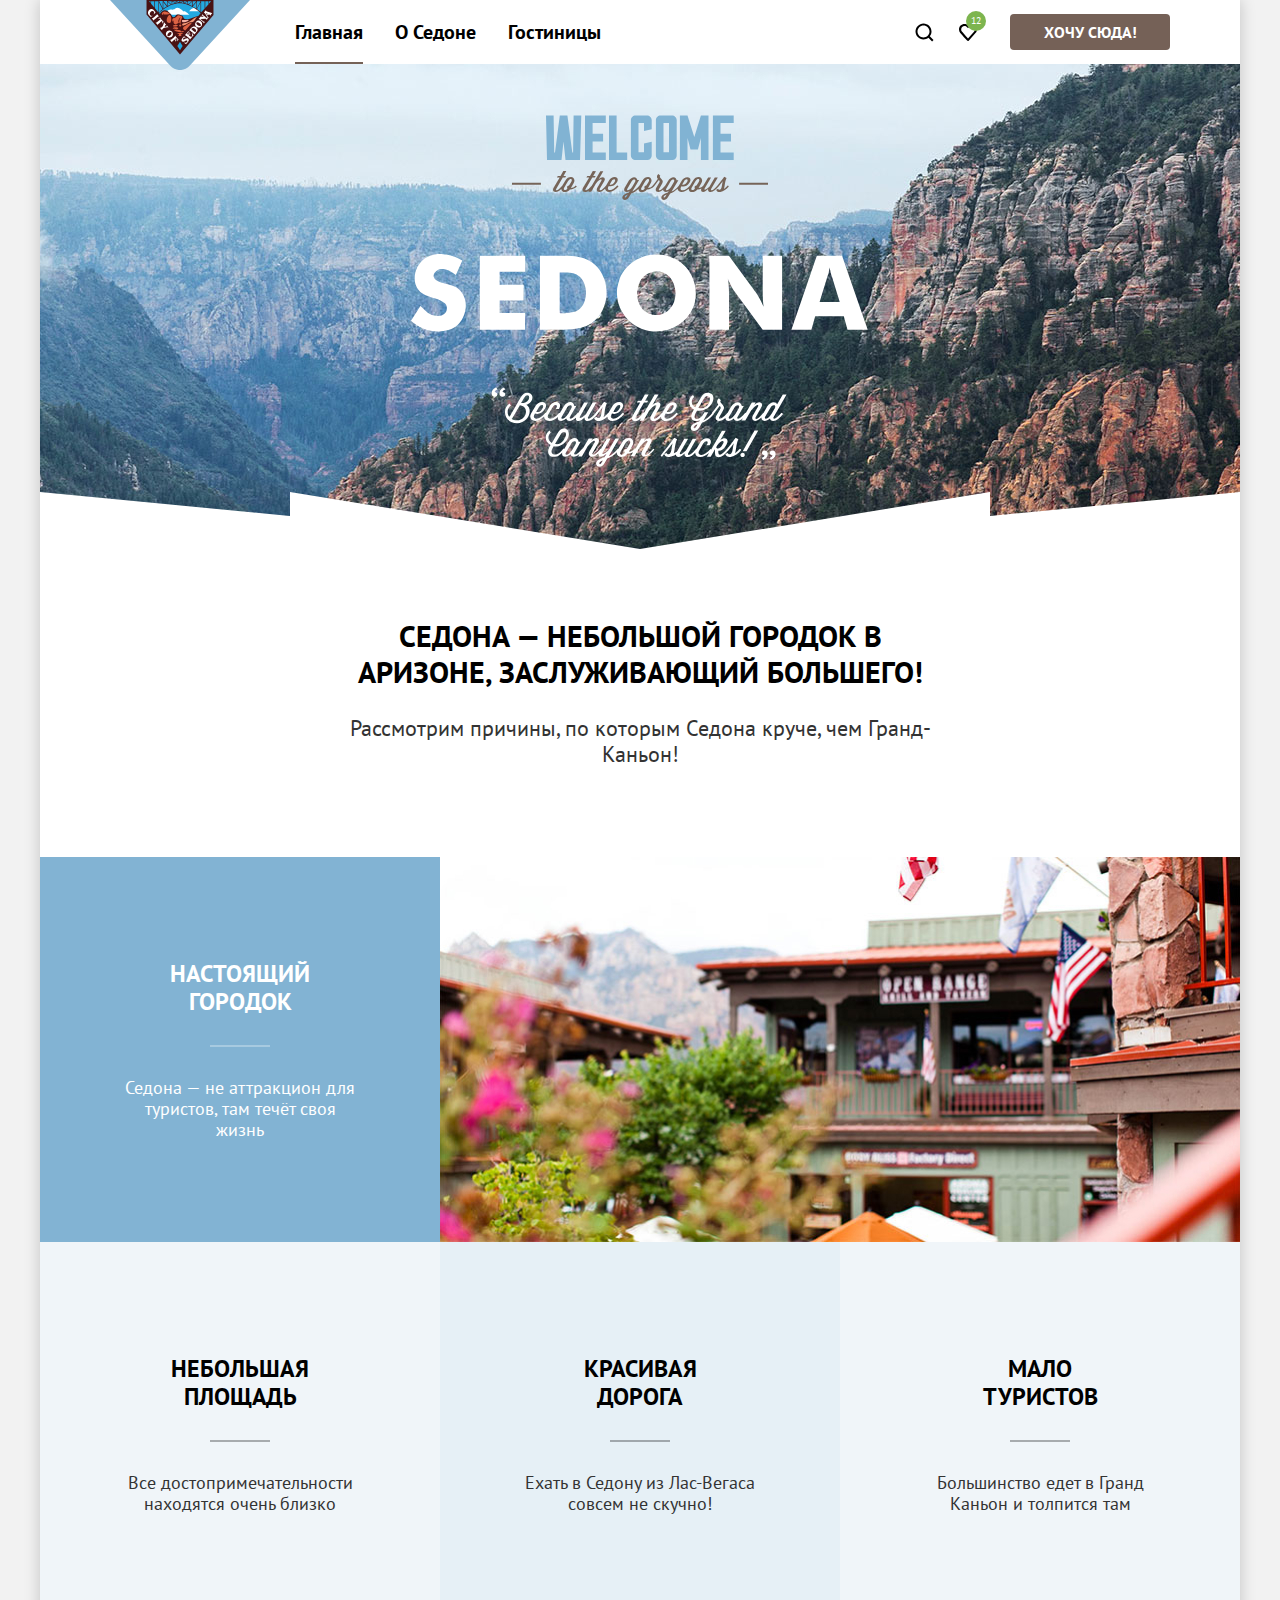
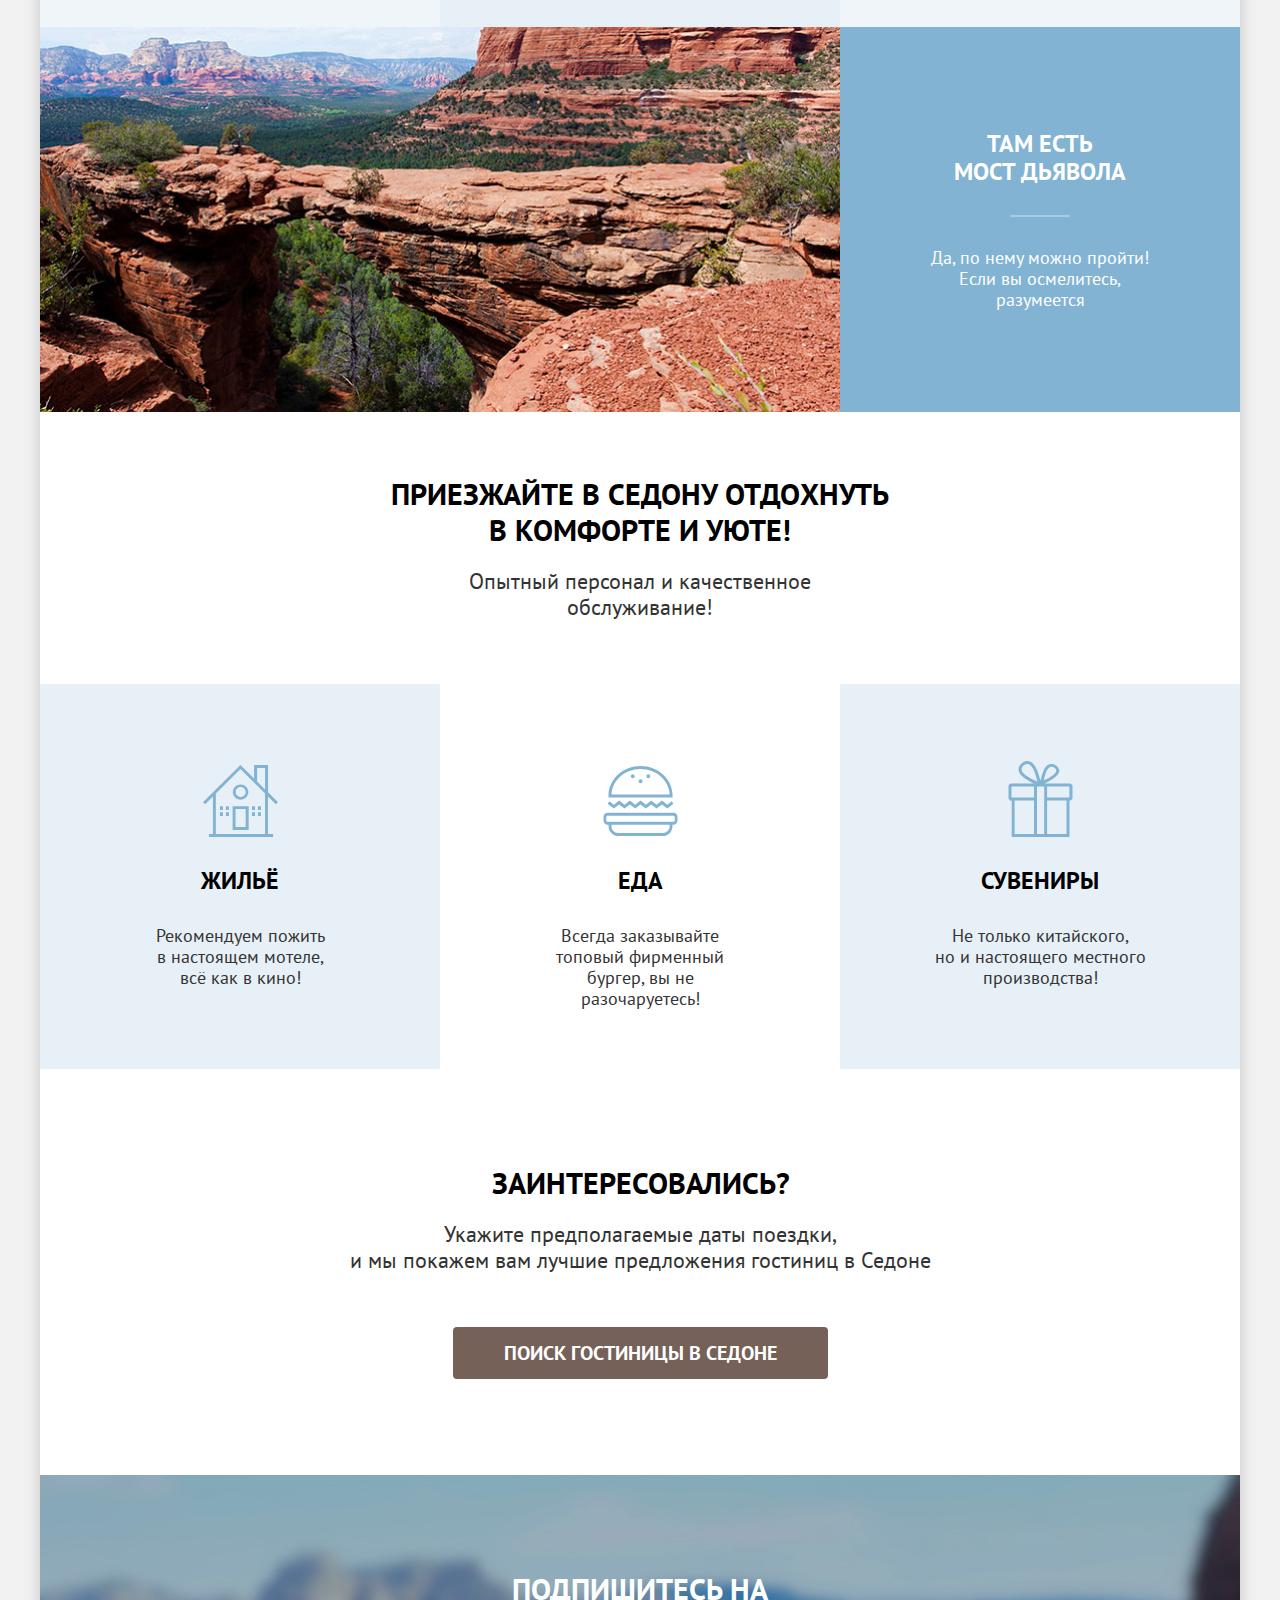
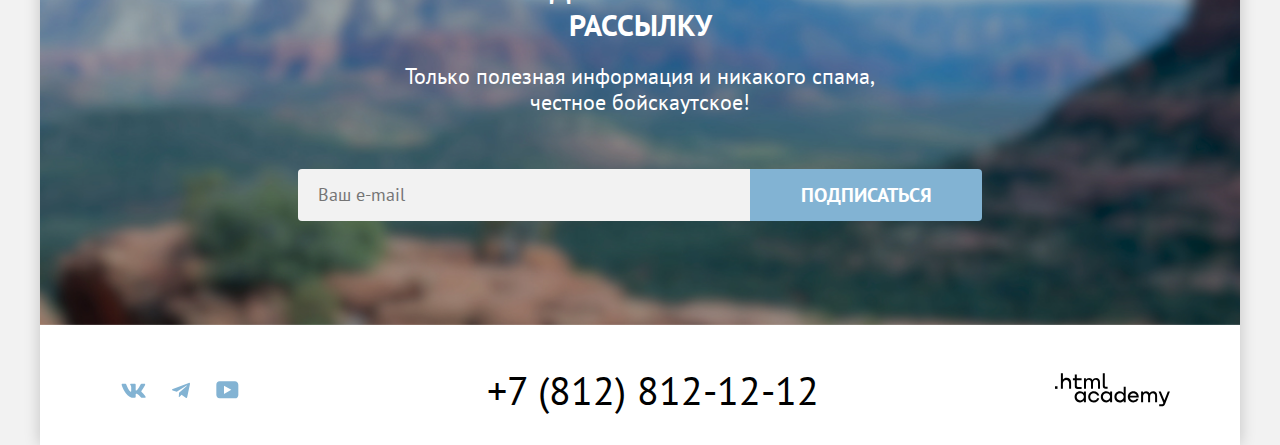
<file: 9/index.html>
<!DOCTYPE html>
<html lang="ru">
  <head>
    <meta charset="utf-8">
    <title>HTML Academy: Седона</title>
    <link rel="stylesheet" href="styles/styles.css">
    <link rel="icon" href="/images/favicon.svg" type="image/x-icon">
    <base href="https://htmlacademy-htmlcss.github.io/2394671-sedona-38/9/">
</head>
  <body>
    <div class="main-page-container">
      <header data-test="header" class="main-header">
        <a class="logo" href="index.html" ><img src="images/logo-sedona.svg" alt="Логотип города Седона" width="140" height="70" ></a>
        <nav class="main-navigation">
          <ul class="navigation-list">
            <li class="navigation-list-item">
              <a class="active-navigation-link">Главная</a>
            </li>
            <li class="navigation-list-item">
              <a href="#">О Седоне</a>
            </li>
            <li class="navigation-list-item">
              <a href="catalog.html">Гостиницы</a>
            </li>
          </ul>
          <ul class="navigation-user">
            <li class="navigation-user-item">
            <button class="button-search button-nav-user" type="button"><span class="visually-hidden">Поиск</span></button>
            </li>
            <li class="navigation-user-item">
              <button class="button-favorite button-nav-user" type="button"><span class="visually-hidden">Лайк</span></button>
              <span class="quantity-favorite-item">12</span>
            </li>
          </ul>
          <a class="button button-brown button-nav-size" href="#">Хочу сюда!</a>
        </nav>
      </header>
      <main class="main-page main-sticky" data-test="main">
        <section class="hero" data-test="hero">
          <h1 class="visually-hidden">Город Седона</h1>
          <img src="images/hero-words.svg" alt="Welcome to the gardeous sedona because the Grand canyon lucky" width="458" height="352">
        </section>
        <section class="advantages" data-test="advantages">
            <h2 class="title-two">Седона — небольшой городок в Аризоне, заслуживающий большего!</h2>
            <p class="subtitle-two">Рассмотрим причины, по которым Седона круче, чем Гранд-Каньон!</p>
          <ul class="advantages-recreation">
            <li class="advantages-recreation-item alternative-style-blue">
                <div class="image-column">
                  <h3 class="title-three advantages-style-alternative">Настоящий городок</h3>
                  <p>Седона — не аттракцион для туристов, там течёт своя жизнь</p>
                </div>
                <img src="images/sedona-city.jpg" alt="Дом в городе Седона" width="800" height="385">
            </li>
            <li class="advantages-recreation-item alternative-style-grey card-size">
              <h3 class="title-three advantages-style-default">Небольшая площадь</h3>
              <p>Все достопримечательности находятся очень близко</p>
            </li>
            <li class="advantages-recreation-item alternative-style-dark-grey card-size">
              <h3 class="title-three advantages-style-default">Красивая дорога</h3>
              <p>Ехать в Седону из Лас-Вегаса совсем не скучно!</p>
            </li>
            <li class="advantages-recreation-item alternative-style-grey card-size">
              <h3 class="title-three advantages-style-default">Мало туристов</h3>
              <p>Большинство едет в Гранд Каньон и толпится там</p>
            </li>
            <li class="advantages-recreation-item alternative-style-blue advantages-recreation-item-order">
              <div class="image-column">
                <h3 class="title-three advantages-style-alternative">Там есть<br> мост дьявола</h3>
                <p>Да, по нему можно пройти! Если вы осмелитесь, разумеется</p>
              </div>
              <img src="images/sedona-canyon.jpg" alt="Просторный Каньон" width="800" height="385">
            </li>
          </ul>
        </section>
        <section class="advantages-comfort">
          <h2 class="title-two">Приезжайте в Седону отдохнуть в комфорте и уюте!</h2>
          <p class="subtitle-two">Опытный персонал и качественное обслуживание!</p>
          <ul class="advantages-comfort-list">
            <li class="advantages-comfort-item alternative-style-dark-grey" >
             <h3 class="title-three advantages-comfort-images advantages-comfort-lodging">Жильё</h3>
              <p>Рекомендуем пожить<br>в настоящем мотеле,<br> всё как в кино!</p>
            </li>
            <li class="advantages-comfort-item ">
              <h3 class="title-three advantages-comfort-images advantages-comfort-food">Еда</h3>
             <p>Всегда заказывайте <br> топовый фирменный бургер, вы не разочаруетесь!</p>
            </li>
           <li class="advantages-comfort-item alternative-style-dark-grey">
             <h3 class="title-three advantages-comfort-images advantages-comfort-souvenirs">Сувениры</h3>
              <p>Не только китайского,<br> но и настоящего местного производства!</p>
            </li>
          </ul>
        </section>
        <section class="search" data-test="search">
          <h2 class="title-two">Заинтересовались?</h2>
          <p class="subtitle-two">Укажите предполагаемые даты поездки,<br> и мы покажем вам лучшие предложения гостиниц в Седоне</p>
          <a class="search-hotel button-search-size button-brown" href="#">Поиск Гостиницы в седоне</a>
        </section>
        <section class="subscribe subscribe-main" data-test="subscribe">
          <h2 class="title-two">Подпишитесь на рассылку</h2>
          <p class="subtitle-two">Только полезная информация и никакого спама, честное бойскаутское!</p>
          <form class="subscribe-form" action="https://echo.htmlacademy.ru/" method="post">
            <input class="input-subscribe-size" type="email" name="email" placeholder="Ваш e-mail">
            <button class="button button-blue button-subscribe-size" type="submit">Подписаться</button>
          </form>
        </section>
      </main>
      <footer class="main-footer" data-test="footer">
        <ul class="footer-nav">
          <li>
            <a class="footer-nav-item-link" href="https://vk.com/htmlacademy">
              <span class="visually-hidden">Вконтакте</span>
              <svg class="vkontakte" aria-hidden="true" focusable="false" width="25" height="15" viewBox="0 0 25 15" fill="none" xmlns="http://www.w3.org/2000/svg">
                <g>
                <path fill-rule="evenodd" clip-rule="evenodd" d="M24.1164 1.80445C24.2824 1.25845 24.1164 0.856445 23.3214 0.856445H20.6964C20.0284 0.856445 19.7204 1.20345 19.5534 1.58645C19.5534 1.58645 18.2184 4.78245 16.3274 6.85845C15.7154 7.46045 15.4374 7.65145 15.1034 7.65145C14.9364 7.65145 14.6854 7.46045 14.6854 6.91345V1.80445C14.6854 1.14845 14.5014 0.856445 13.9454 0.856445H9.81738C9.40038 0.856445 9.14938 1.16045 9.14938 1.44945C9.14938 2.07045 10.0954 2.21445 10.1924 3.96245V7.76045C10.1924 8.59345 10.0394 8.74444 9.70538 8.74444C8.81538 8.74444 6.65038 5.53345 5.36538 1.85945C5.11638 1.14445 4.86438 0.856445 4.19338 0.856445H1.56638C0.816382 0.856445 0.666382 1.20345 0.666382 1.58645C0.666382 2.26845 1.55638 5.65645 4.81138 10.1374C6.98138 13.1974 10.0364 14.8564 12.8194 14.8564C14.4884 14.8564 14.6944 14.4884 14.6944 13.8534V11.5404C14.6944 10.8034 14.8524 10.6564 15.3814 10.6564C15.7714 10.6564 16.4384 10.8484 17.9964 12.3234C19.7764 14.0724 20.0694 14.8564 21.0714 14.8564H23.6964C24.4464 14.8564 24.8224 14.4884 24.6064 13.7604C24.3684 13.0364 23.5184 11.9854 22.3914 10.7384C21.7794 10.0284 20.8614 9.26345 20.5824 8.88045C20.1934 8.38945 20.3044 8.17044 20.5824 7.73345C20.5824 7.73345 23.7824 3.30745 24.1154 1.80445H24.1164Z"/>
                </g>
              </svg>
            </a>
          </li>
          <li>
            <a class="footer-nav-item-link" href="https://t.me/htmlacademy ">
              <svg class="telegram" aria-hidden="true" focusable="false" width="18" height="17" viewBox="0 0 18 17" fill="none" xmlns="http://www.w3.org/2000/svg">
                <g>
                <path d="M16.785 0.955705L0.840489 7.1042C-0.247661 7.54126 -0.241365 8.14828 0.640845 8.41897L4.73445 9.69597L14.2058 3.72014C14.6537 3.44766 15.0629 3.59424 14.7265 3.89281L7.05283 10.8183H7.05103L7.05283 10.8192L6.77045 15.0387C7.18413 15.0387 7.36669 14.8489 7.59871 14.625L9.58705 12.6915L13.7229 15.7464C14.4855 16.1664 15.0332 15.9506 15.2229 15.0405L17.9379 2.2453C18.2158 1.13107 17.5126 0.626562 16.785 0.955705Z" />
                </g>
              </svg>
              <span class="visually-hidden">Телеграм</span>
            </a>
          </li>
          <li>
            <a class="footer-nav-item-link" href="https://www.youtube.com/user/htmlacademyru">
              <span class="visually-hidden">Ютуб</span>
              <svg class="youtube" aria-hidden="true" focusable="false" width="23" height="18" viewBox="0 0 23 18" fill="none" xmlns="http://www.w3.org/2000/svg">
                <g>
                <path d="M18.9402 0.356445H3.50738C1.64668 0.356445 0.333252 1.9502 0.333252 3.75645V13.8502C0.333252 15.7627 1.64668 17.3564 3.50738 17.3564H19.1591C20.8009 17.3564 22.3333 15.7627 22.3333 13.9564V3.75645C22.1143 1.9502 20.8009 0.356445 18.9402 0.356445ZM7.99494 12.8939V4.81894L15.3283 8.85645L7.99494 12.8939Z"/>
                </g>
              </svg>
            </a>
          </li>
        </ul>
        <address class="address-footer">
          <a href="tel:+78128121212">+7 (812) 812-12-12</a>
        </address>
        <a class="logo-footer" href="https://htmlacademy.ru/">
          <svg class="logo-footer-academy" width="115" height="34" viewBox="0 0 115 34" fill="none" xmlns="http://www.w3.org/2000/svg">
            <path d="M0 13.2564V15.8564H2.5V13.2564H0Z"/>
            <path d="M11.6 4.85645C10 4.85645 8.8 5.55645 8 6.55645H7.9V0.356445H5.9V15.8564H7.9V10.5564C7.9 8.45645 9.2 6.95645 11.2 6.95645C13 6.95645 14.1 8.35645 14.1 10.1564V15.8564H16.1V9.75644C16.2 6.75644 14.3 4.85645 11.6 4.85645Z" />
            <path d="M26.6 5.15645H21.8V1.45645H19.8V5.25645H17.9V7.25645H19.8V13.2564C19.8 14.9564 20.8 15.9564 22.5 15.9564H26.6V13.9564H22.9C22.2 13.9564 21.8 13.5564 21.8 12.8564V7.15645H26.6V5.15645Z" />
            <path d="M41.1 4.95645C39.5 4.95645 38.2 5.75644 37.6 7.05645H37.5C36.9 5.85645 35.7 4.95645 34.1 4.95645C32.7 4.95645 31.6 5.75645 31 6.75645H30.9V5.15645H29V15.7564H31V10.3564C31 8.35645 32 6.85645 33.6 6.85645C35.1 6.85645 36 7.85645 36 9.45645V15.7564H38V10.1564C38 7.75645 39.4 6.85645 40.6 6.85645C42.1 6.85645 43 7.85645 43 9.45645V15.7564H45V9.25644C45.1 6.75644 43.6 4.95645 41.1 4.95645Z" />
            <path d="M47.8 13.0564C47.8 14.7564 48.8 15.7564 50.6 15.7564H52.6V13.7564H50.9C50.2 13.7564 49.8 13.3564 49.8 12.6564V0.356445H47.8V13.0564Z" />
            <path d="M28.9 20.0564C28 18.9564 26.7 18.2564 25 18.2564C21.9 18.2564 19.6 20.5564 19.6 23.8564C19.6 27.1564 21.9 29.4564 25 29.4564C26.8 29.4564 28 28.6564 28.8 27.5564H28.9V29.1564H30.9V18.5564H28.9V20.0564ZM25.3 27.4564C23.1 27.4564 21.7 25.8564 21.7 23.8564C21.7 21.8564 23.1 20.2564 25.3 20.2564C27.5 20.2564 28.9 21.8564 28.9 23.8564C28.9 25.7564 27.5 27.4564 25.3 27.4564Z" />
            <path d="M44.2 22.3564C43.7 19.9564 41.6 18.2564 38.8 18.2564C35.4 18.2564 33.2 20.7564 33.2 23.8564C33.2 26.9564 35.4 29.4564 38.8 29.4564C41.6 29.4564 43.7 27.6564 44.2 25.2564H42.1C41.7 26.5564 40.4 27.5564 38.8 27.5564C36.6 27.5564 35.2 25.9564 35.2 23.9564C35.2 21.9564 36.6 20.3564 38.8 20.3564C40.4 20.3564 41.6 21.3564 42.1 22.5564H44.2V22.3564Z" />
            <path d="M55.1 20.0564C54.2 18.9564 52.9 18.2564 51.2 18.2564C48.1 18.2564 45.8 20.5564 45.8 23.8564C45.8 27.1564 48.1 29.4564 51.2 29.4564C53 29.4564 54.2 28.6564 55 27.5564H55.1V29.1564H57.1V18.5564H55.1V20.0564ZM51.5 27.4564C49.3 27.4564 47.9 25.8564 47.9 23.8564C47.9 21.8564 49.3 20.2564 51.5 20.2564C53.7 20.2564 55.1 21.8564 55.1 23.8564C55.1 25.7564 53.6 27.4564 51.5 27.4564Z" />
            <path d="M68.7 20.1564C67.8 19.0564 66.5 18.2564 64.8 18.2564C61.7 18.2564 59.4 20.5564 59.4 23.8564C59.4 27.1564 61.6 29.4564 64.8 29.4564C66.5 29.4564 67.8 28.6564 68.6 27.6564H68.7V29.1564H70.7V13.7564H68.7V20.1564ZM65.1 27.4564C62.9 27.4564 61.5 25.8564 61.5 23.8564C61.5 21.8564 62.9 20.2564 65.1 20.2564C67.3 20.2564 68.7 21.8564 68.7 23.8564C68.6 25.8564 67.2 27.4564 65.1 27.4564Z" />
            <path d="M78.3 18.2564C75 18.2564 72.8 20.7564 72.8 23.8564C72.8 26.8564 74.9 29.4564 78.3 29.4564C80.8 29.4564 82.8 28.1564 83.5 25.8564H81.4C80.9 26.8564 79.8 27.4564 78.4 27.4564C76.5 27.4564 75.1 26.1564 75 24.5564H83.8C84 20.9564 81.8 18.2564 78.3 18.2564ZM78.3 20.1564C80 20.1564 81.3 21.1564 81.6 22.7564H75.1C75.4 21.2564 76.6 20.1564 78.3 20.1564Z" />
            <path d="M98.2 18.2564C96.6 18.2564 95.3 19.0564 94.6 20.2564H94.5C93.9 19.0564 92.7 18.2564 91.1 18.2564C89.7 18.2564 88.6 18.9564 88 20.0564V18.5564H86.1V29.1564H88.1V23.7564C88.1 21.7564 89.1 20.3564 90.7 20.2564C92.2 20.2564 93.1 21.2564 93.1 22.8564V29.1564H95.1V23.5564C95.1 21.1564 96.5 20.2564 97.7 20.2564C99.2 20.2564 100.1 21.2564 100.1 22.8564V29.1564H102.1V22.6564C102.2 20.0564 100.7 18.2564 98.2 18.2564Z" />
            <path d="M109.4 27.3564L105.8 18.4564H103.6L108.4 30.0564C108.1 30.9564 107.7 31.2564 106.7 31.2564H104.2V33.2564H106.7C108.5 33.2564 109.5 32.4564 110.2 30.6564L114.9 18.4564H112.8L109.4 27.3564Z" />
            </svg>
          <span class="visually-hidden">логотип html academy</span>
        </a>
      </footer>
      <div class="modal-container modal-container-disabled">
        <div class="modal-window">
          <h2 class="title-two title-modal">Поиск гостиницы в Седоне</h2>
          <button class="close-button" type="button">
            <svg class=close-cross width="15" height="15" viewBox="0 0 15 15" fill="none" xmlns="http://www.w3.org/2000/svg">
              <path d="M14.4905 1.78288L13.1982 0.49057L7.49048 6.19826L1.78279 0.49057L0.490479 1.78288L6.19817 7.49057L0.490479 13.1983L1.78279 14.4906L7.49048 8.78288L13.1982 14.4906L14.4905 13.1983L8.78279 7.49057L14.4905 1.78288Z" fill="black"/>
            </svg>
            <span class="visually-hidden">Закрыть окно</span>
          </button>
          <form class="data-settlement" action="https://echo.htmlacademy.ru/" method="post">
            <div class="date-of-arrival-label">
              <label class="date-finding date-finding-text" for="date-of-arrival-input">Дата заезда:</label>
              <div class="date-finding-container">
                <input class="date-finding-input modal-color-form" type="text" name="date-of-arrival" id="date-of-arrival-input" placeholder="Укажите дату" value="27 апреля 2020" required>
                <p class="warning-text">Мы не можем отправить вас в прошлое.</p>
              </div>
            </div>
            <div class="departure-date-container">
              <label class="date-finding date-finding-text" for="departure-date-input">Дата выезда:</label>
              <div class="date-finding-container">
                <input class="date-finding-input modal-color-form" type="text" name="departure-date" id="departure-date-input" placeholder="Укажите дату" value="1 сентября 2023" required>
                <p class="successful-text">На эти даты есть свободные номера. Пока есть.</p>
              </div>
            </div>
            <div class="how-many-people-wrapper">
              <label class="date-finding date-finding-text" for="number-old-people">Взрослые:</label>
              <div class="how-many-people-container">
                <button class="remove-people quantity-change-button how-people-button-svg" type="button">
                  <span class="visually-hidden">убрать количество взрослых</span>
                  <svg class="remove-people-svg" xmlns="http://www.w3.org/2000/svg" width="14" height="2" viewBox="0 0 14 2" fill="none">
                    <path d="M0 0L0 2L14 2V0L0 0Z"/>
                  </svg>
                </button>
                <input class="number-people modal-color-form" type="number" name="number-old-people" id="number-old-people" value="2" required>
                <button class="add-people quantity-change-button how-people-button-svg" type="button">
                  <span class="visually-hidden">добавить количество взрослых</span>
                  <svg class="add-people-svg" xmlns="http://www.w3.org/2000/svg" width="14" height="14" viewBox="0 0 14 14" fill="none">
                    <path d="M14 6H8V0H6V6H0V8H6V14H8V8H14V6Z" />
                  </svg>
                </button>
              </div>
            </div>
            <div class="how-many-people-wrapper">
              <span class="tooltip-wrapper">
                <label class="date-finding date-finding-text date-finding-text-children" for="number-children">Дети:</label>
                  <span class="tooltip">
                    <button class="tooltip-toggle" type="button" aria-labelledby="tooltip-info-button"></button>
                    <span class="tooltip-text" role="tooltip" id="tooltip-info-button">Укажите количество детей, которые будут с вами, возраст которых от 6 до 18 лет. Дети до 6 лет размещаются бесплатно.</span>
                  </span>
              </span>
              <div class="how-many-people-container">
                <button class="remove-people quantity-change-button how-people-button-svg" type="button">
                  <span class="visually-hidden">убрать количество детей</span>
                  <svg class="remove-people-svg" xmlns="http://www.w3.org/2000/svg" width="14" height="2" viewBox="0 0 14 2" fill="none">
                    <path d="M0 0L0 2L14 2V0L0 0Z"/>
                  </svg>
                </button>
                <input class="number-people modal-color-form" type="number" name="number-children" id="number-children" value="2" required>
                <button class="add-people quantity-change-button how-people-button-svg" type="button">
                  <span class="visually-hidden">добавить количество детей</span>
                  <svg class="add-people-svg" xmlns="http://www.w3.org/2000/svg" width="14" height="14" viewBox="0 0 14 14" fill="none">
                    <path d="M14 6H8V0H6V6H0V8H6V14H8V8H14V6Z"/>
                  </svg>
                </button>
              </div>
            </div>
            <button type="submit" class="button modal-submit">Найти</button>
          </form>
        </div>
      </div>
    </div>
  </body>
</html>
</file>
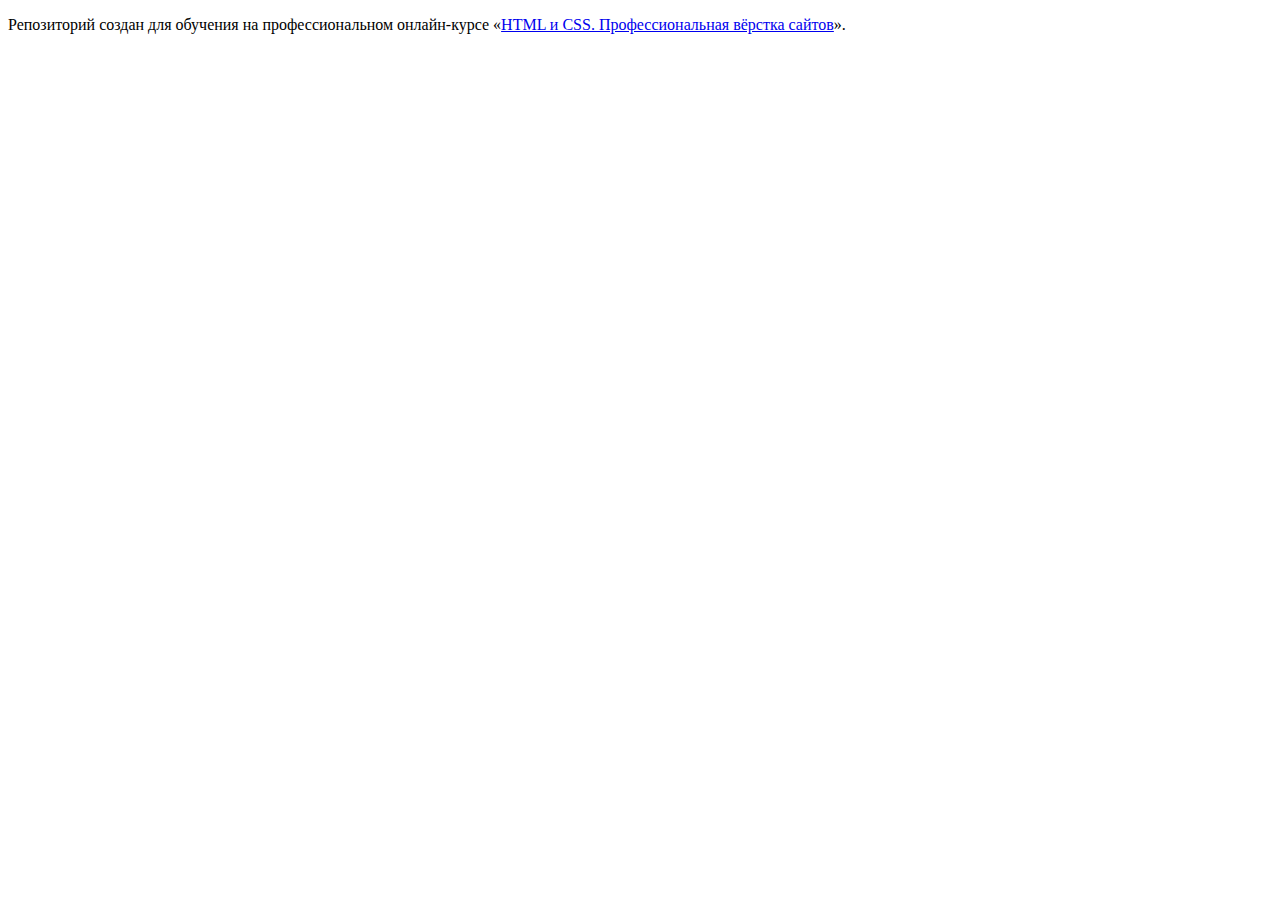
<file: master/index.html>
<!DOCTYPE html>
<html lang="ru">
  <head>
    <meta charset="utf-8">
    <title>HTML Academy: Седона</title>
    <base href="https://htmlacademy-htmlcss.github.io/2394671-sedona-38/master/">
</head>
  <body>

    <p>Репозиторий создан для обучения на профессиональном онлайн‑курсе «<a href="https://htmlacademy.ru/intensive/htmlcss">HTML и CSS. Профессиональная вёрстка сайтов</a>».</p>

  </body>
</html>
</file>
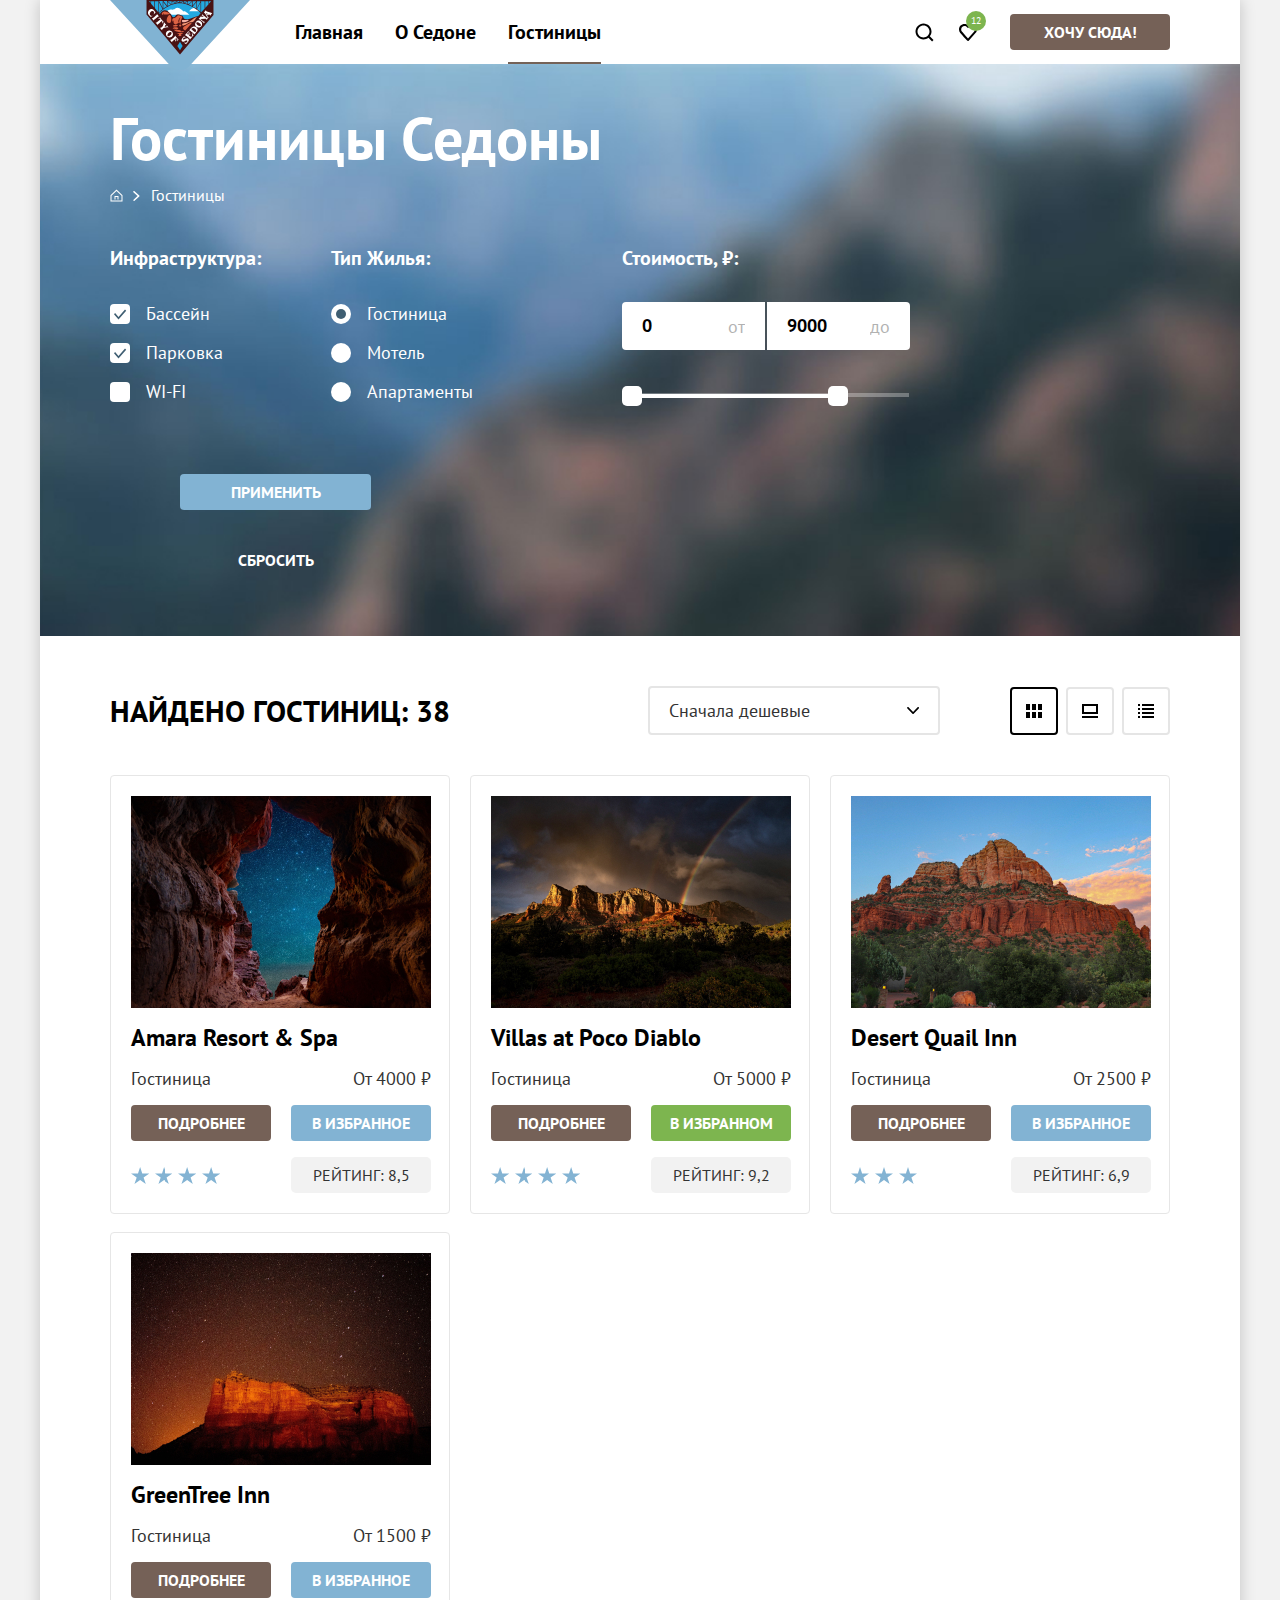
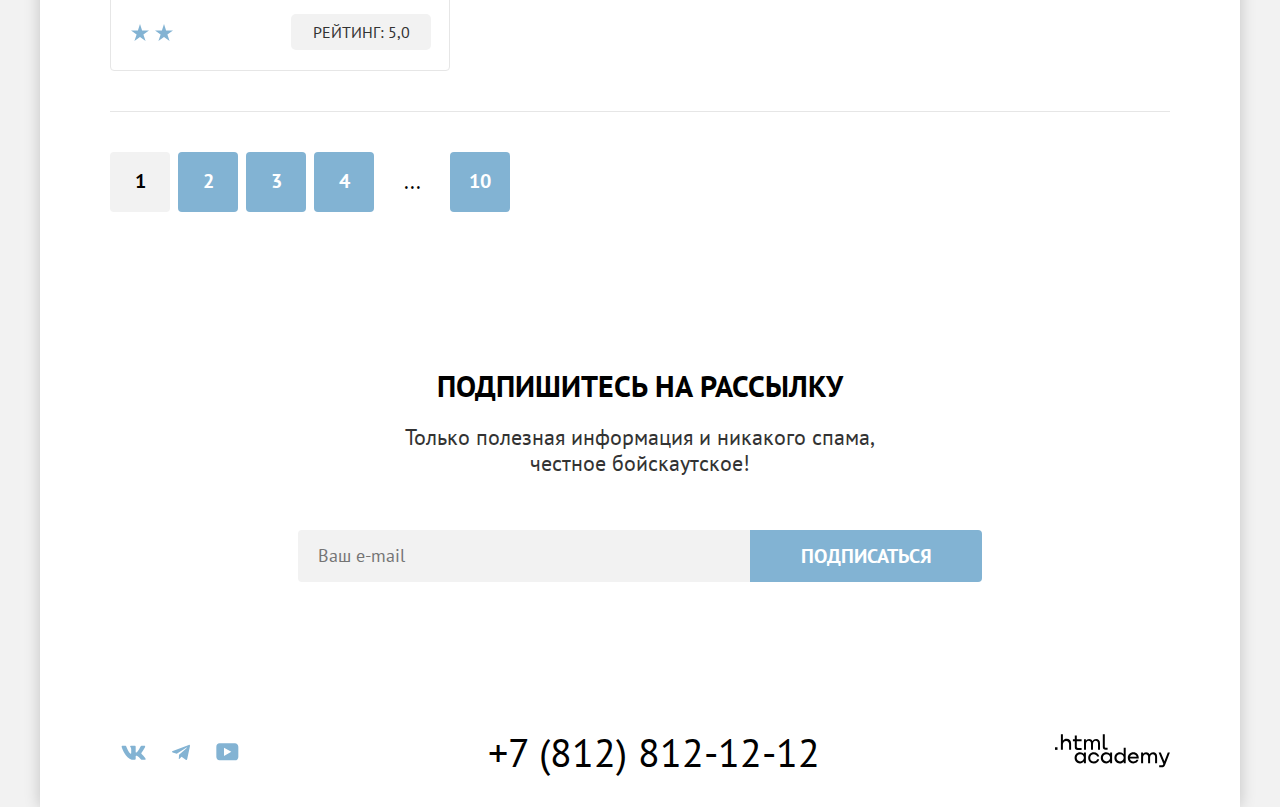
<file: catalog.html>
<!DOCTYPE html>
<html lang="ru">
  <head>
    <meta charset="utf-8">
    <title>Седона: Гостиницы</title>
    <link rel="stylesheet" href="styles/styles.css">
    <link rel="icon" href="images/favicon.png" type="image/x-icon">
  </head>
  <body>
    <div class="main-page-container">
    <header data-test="header" class="main-header">
      <a class="logo" href="index.html"><img class="image-size" src="images/logo-sedona.svg" alt="Логотип города Седона." width="140" height="70"></a>
      <nav class="main-navigation">
        <ul class="navigation-list">
          <li class="navigation-list-item">
            <a href="index.html">Главная</a>
          </li>
          <li class="navigation-list-item">
            <a href="#">О Седоне</a>
          </li>
          <li class="navigation-list-item">
            <a href="catalog.html" class="active-navigation-link">Гостиницы</a>
          </li>
        </ul>
        <ul class="navigation-user">
          <li class="navigation-user-item">
          <button class="button-search button-nav-user" type="button"><span class="visually-hidden">Поиск.</span></button>
          </li>
          <li class="navigation-user-item">
            <button class="button-favorite button-nav-user" type="button"><span class="visually-hidden">Лайк.</span></button>
            <span class="quantity-favorite-item">12</span>
          </li>
        </ul>
        <div class="button-container">
          <a class="button button-brown button-nav-size" href="#">Хочу сюда!</a>
        </div>
      </nav>
    </header>
    <main class="hostels main-sticky" data-test="main">
      <section class="filter">
        <h1>Гостиницы Седоны</h1>
        <header class="breadcrumbs-header">
          <ul class="breadcrumbs">
            <li class="breadcrumbs-item">
              <a class="breadcrumbs-link breadcrumbs-main-image" href="index.html"><span class="visually-hidden">Главная.</span></a>
            </li>
            <li class="breadcrumbs-item">
              <a class="breadcrumbs-link">Гостиницы</a>
            </li>
          </ul>
        </header>
        <form class="sort-form" action="https://echo.htmlacademy.ru/" method="post" data-test="filter">
            <fieldset class="catalog-filter-group">
              <legend class="catalog-filter-title">Инфраструктура:</legend>
              <ul class="catalog-filter-list">
                <li class="catalog-filter-item">
                  <label class="control control-label">
                      <input class="control-input-check visually-hidden" type="checkbox" name="Pool" checked>
                      <span class="custom-input-check"></span>
                    <span class="catalog-input-name">Бассейн</span>
                  </label>
                </li>
                <li class="catalog-filter-item">
                  <label class="control control-label">
                    <input class="control-input-check visually-hidden" type="checkbox" name="Parking" checked>
                    <span class="custom-input-check"></span>
                    <span class="catalog-input-name">Парковка</span>
                  </label>
                </li>
                <li class="catalog-filter-item">
                  <label class="control control-label">
                    <input class="control-input-check visually-hidden" type="checkbox" name="WI-FI">
                    <span class="custom-input-check"></span>
                    <span class="catalog-input-name">WI-FI</span>
                  </label>
                </li>
              </ul>
            </fieldset>
            <fieldset class="catalog-filter-group">
              <legend class="catalog-filter-title">Тип Жилья:</legend>
              <ul class="catalog-filter-list">
                <li class="catalog-filter-item">
                  <label class="control control-label">
                    <input class="control-input-check visually-hidden" type="radio" name="living-space" value="hostel" checked>
                    <span class="custom-input-check"></span>
                    <span class="catalog-input-name">Гостиница</span>
                  </label>
                </li>
                <li class="catalog-filter-item">
                  <label class="control control-label">
                    <input class="control-input-check visually-hidden" type="radio" name="living-space" value="motel">
                    <span class="custom-input-check"></span>
                    <span class="catalog-input-name">Мотель</span>
                  </label>
                </li>
                <li class="catalog-filter-item">
                  <label class="control control-label">
                    <input class="control-input-check visually-hidden" type="radio" name="living-space" value="apartments">
                    <span class="custom-input-check"></span>
                    <span class="catalog-input-name">Апартаменты</span>
                  </label>
                </li>
              </ul>
            </fieldset>
        <fieldset class="catalog-filter-slider">
          <legend class="catalog-filter-title">Стоимость, ₽:</legend>
          <label class="control control-label-size">
            <span class="control-range control-range-size-left">от</span>
            <input class="control-input control-input-left" type="number" name="min-cost" value="0" min="0" max="9000" required>
          </label>
          <label class="control control-label-size">
            <span class="control-range">до</span>
            <input class="control-input control-input-right" type="number" name="max-cost" value="9000" min="0" max="9000" required>
          </label>
          <div class="slider-full-size">
            <div class="slider-range-size" style="left: 0; width: 206px;">
              <button class="slider slider-left" type="button"><span class="visually-hidden">Изменить минимальную цену.</span></button>
              <button class="slider slider-right" type="button"><span class="visually-hidden">Изменить максимальную цену.</span></button>
            </div>
          </div>
        </fieldset>
        <div class="button-sort-column">
          <button class="button button-blue button-filter-submit" type="submit">Применить</button>
          <button class="button button-clear button-filter-reset" type="reset">Сбросить</button>
        </div>
      </form>
      </section>
      <section class="hostel-info" data-test="catalog">
				<header class="header-hotel">
          <h2 class="visually-hidden">Список гостиниц.</h2>
          <b class="title-two">Найдено гостиниц: 38</b>
          <select class="sorting" aria-label="Сортировка гостиниц.">
            <option class="sorting-item">Сначала дешевые</option>
            <option class="sorting-item">Сначала дорогие</option>
            <option class="sorting-item">Сначала популярные</option>
          </select>
          <ul class="position-list">
            <li class="position-item">
              <a class="card-position-button card-position-card card-position-button-active" href="#"><span class="visually-hidden">Показать карточки</span></a>
            </li>
            <li class="position-item">
              <a class="card-position-button card-position-slide" href="#"><span class="visually-hidden">Показать Слайд.</span></a>
            </li>
            <li class="position-item">
              <a class="card-position-button card-position-list" href="#"><span class="visually-hidden">Показать Список.</span></a>
            </li>
          </ul>
				</header>
        <ul class="hostel-list">
          <li class="hotel-item">
            <a href="#"><img src="images/hotel-images/amara-resort-spa.jpg" alt="видно звездное небо сквозь горы." width="300" height="212"></a>
            <a class="hotel-item-link" href="#"><h3 class="hotel-item-title">Amara Resort & Spa</h3></a>
            <p class="hotel-type">Гостиница</p>
            <p class="hotel-price">От 4000 ₽</p>
            <a class="button button-brown button-more-size" href="#">подробнее</a>
            <button class="button button-blue button-favorite-size" type="button">в избранное</button>
						<p class="stars stars-4">
							<span class="visually-hidden">4 звезды.</span>
						</p>
            <p class="hotel-rating">Рейтинг: 8,5</p>
          </li>
          <li class="hotel-item">
            <a href="#"><img src="images/hotel-images/villas-at-poco-diablo.jpg" alt="Надвигаются тучи над горой." width="300" height="212"></a>
            <a class="hotel-item-link" href="#"><h3 class="hotel-item-title">Villas at Poco Diablo</h3></a>
            <p class="hotel-type">Гостиница</p>
            <p class="hotel-price">От 5000 ₽</p>
            <a class="button button-brown button-more-size" href="#">подробнее</a>
            <button class="button button-green button-selected-size" type="button">в избранном</button>
						<p class="stars stars-4">
							<span class="visually-hidden">4 звезды.</span>
						</p>
            <p class="hotel-rating">Рейтинг: 9,2</p>
          </li>
          <li class="hotel-item">
            <a href="#"><img src="images/hotel-images/desert-quail-inn.jpg" alt="Высокая степная гора." width="300" height="212"></a>
            <a class="hotel-item-link" href="#" ><h3 class="hotel-item-title">Desert Quail Inn</h3></a>
            <p class="hotel-type">Гостиница</p>
            <p class="hotel-price">От 2500 ₽</p>
            <a class="button button-brown button-more-size" href="#">подробнее</a>
            <button class="button button-blue button-favorite-size" type="button">в избранное</button>
						<p class="stars stars-3">
							<span class="visually-hidden">3 звезды.</span>
						</p>
            <p class="hotel-rating">Рейтинг: 6,9</p>
          </li>
          <li class="hotel-item">
            <a href="#"><img src="images/hotel-images/greentree-inn.jpg" alt="Гора отсвечивает оранжевым цветом под звездным небом." width="300" height="212"></a>
            <a class="hotel-item-link" href="#"><h3 class="hotel-item-title">GreenTree Inn</h3></a>
            <p class="hotel-type">Гостиница</p>
            <p class="hotel-price">От 1500 ₽</p>
            <a class="button button-brown button-more-size" href="#">подробнее</a>
            <button class="button button-blue button-favorite-size" type="button">в избранное</button>
						<p class="stars stars-2">
							<span class="visually-hidden">2 звезды.</span>
						</p>
            <p class="hotel-rating">Рейтинг: 5,0</p>
          </li>
        </ul>
        <ul class="pagination">
          <li class="pagination-item">
            <a class="pagination-link pagination-size-number pagination-active-link" href="#">1</a>
          </li>
          <li class="pagination-item">
            <a class="pagination-link pagination-size-number pagination-item-hover" href="#">2</a>
          </li>
          <li class="pagination-item">
            <a class="pagination-link pagination-size-number pagination-item-hover" href="#">3</a>
          </li>
          <li class="pagination-item">
            <a class="pagination-link pagination-size-number pagination-item-hover" href="#">4</a>
          </li>
          <li class="pagination-item">
            <a class="pagination-link emptiness-link">...</a>
          </li>
          <li class="pagination-item">
            <a class="pagination-link pagination-size-numbers pagination-item-hover" href="#">10</a>
          </li>
        </ul>
      </section>
      <section class="subscribe subscribe-catalog" data-test="subscribe">
        <h2 class="title-two">Подпишитесь на рассылку</h2>
        <p class="subtitle-two">Только полезная информация и никакого спама, честное бойскаутское!</p>
        <form class="subscribe-form" action="https://echo.htmlacademy.ru/" method="post">
          <input class="input-subscribe-size" type="email" name="email" placeholder="Ваш e-mail" required>
          <button class="button button-blue button-subscribe-size" type="submit">Подписаться</button>
        </form>
      </section>
    </main>
    <footer class="main-footer" data-test="footer">
      <ul class="footer-nav">
        <li>
          <a class="footer-nav-item-link" href="https://vk.com/htmlacademy">
            <span class="visually-hidden">Вконтакте.</span>
            <svg class="vkontakte" aria-hidden="true" focusable="false" width="25" height="15" viewBox="0 0 25 15" fill="none" xmlns="http://www.w3.org/2000/svg">
              <path fill-rule="evenodd" clip-rule="evenodd" d="M24.1164 1.80445C24.2824 1.25845 24.1164 0.856445 23.3214 0.856445H20.6964C20.0284 0.856445 19.7204 1.20345 19.5534 1.58645C19.5534 1.58645 18.2184 4.78245 16.3274 6.85845C15.7154 7.46045 15.4374 7.65145 15.1034 7.65145C14.9364 7.65145 14.6854 7.46045 14.6854 6.91345V1.80445C14.6854 1.14845 14.5014 0.856445 13.9454 0.856445H9.81738C9.40038 0.856445 9.14938 1.16045 9.14938 1.44945C9.14938 2.07045 10.0954 2.21445 10.1924 3.96245V7.76045C10.1924 8.59345 10.0394 8.74444 9.70538 8.74444C8.81538 8.74444 6.65038 5.53345 5.36538 1.85945C5.11638 1.14445 4.86438 0.856445 4.19338 0.856445H1.56638C0.816382 0.856445 0.666382 1.20345 0.666382 1.58645C0.666382 2.26845 1.55638 5.65645 4.81138 10.1374C6.98138 13.1974 10.0364 14.8564 12.8194 14.8564C14.4884 14.8564 14.6944 14.4884 14.6944 13.8534V11.5404C14.6944 10.8034 14.8524 10.6564 15.3814 10.6564C15.7714 10.6564 16.4384 10.8484 17.9964 12.3234C19.7764 14.0724 20.0694 14.8564 21.0714 14.8564H23.6964C24.4464 14.8564 24.8224 14.4884 24.6064 13.7604C24.3684 13.0364 23.5184 11.9854 22.3914 10.7384C21.7794 10.0284 20.8614 9.26345 20.5824 8.88045C20.1934 8.38945 20.3044 8.17044 20.5824 7.73345C20.5824 7.73345 23.7824 3.30745 24.1154 1.80445H24.1164Z"/>
            </svg>
          </a>
        </li>
        <li>
          <a class="footer-nav-item-link" href="https://t.me/htmlacademy ">
            <svg class="telegram" aria-hidden="true" focusable="false" width="18" height="17" viewBox="0 0 18 17" fill="none" xmlns="http://www.w3.org/2000/svg">
              <path d="M16.785 0.955705L0.840489 7.1042C-0.247661 7.54126 -0.241365 8.14828 0.640845 8.41897L4.73445 9.69597L14.2058 3.72014C14.6537 3.44766 15.0629 3.59424 14.7265 3.89281L7.05283 10.8183H7.05103L7.05283 10.8192L6.77045 15.0387C7.18413 15.0387 7.36669 14.8489 7.59871 14.625L9.58705 12.6915L13.7229 15.7464C14.4855 16.1664 15.0332 15.9506 15.2229 15.0405L17.9379 2.2453C18.2158 1.13107 17.5126 0.626562 16.785 0.955705Z" />
            </svg>
            <span class="visually-hidden">Телеграм.</span>
          </a>
        </li>
        <li>
          <a class="footer-nav-item-link" href="https://www.youtube.com/user/htmlacademyru">
            <span class="visually-hidden">Ютуб.</span>
            <svg class="youtube" aria-hidden="true" focusable="false" width="23" height="18" viewBox="0 0 23 18" fill="none" xmlns="http://www.w3.org/2000/svg">
              <path d="M18.9402 0.356445H3.50738C1.64668 0.356445 0.333252 1.9502 0.333252 3.75645V13.8502C0.333252 15.7627 1.64668 17.3564 3.50738 17.3564H19.1591C20.8009 17.3564 22.3333 15.7627 22.3333 13.9564V3.75645C22.1143 1.9502 20.8009 0.356445 18.9402 0.356445ZM7.99494 12.8939V4.81894L15.3283 8.85645L7.99494 12.8939Z"/>
            </svg>
          </a>
        </li>
      </ul>
      <address class="address-footer">
        <a href="tel:+78128121212">+7 (812) 812-12-12</a>
      </address>
      <div class="logo-footer-wrapper">
        <a class="logo-footer" href="https://htmlacademy.ru/">
          <svg class="logo-footer-academy" width="115" height="34" role="img" aria-label="Логотип Html academy." viewBox="0 0 115 34" fill="none" xmlns="http://www.w3.org/2000/svg">
            <path d="M0 13.2564V15.8564H2.5V13.2564H0Z"/>
            <path d="M11.6 4.85645C10 4.85645 8.8 5.55645 8 6.55645H7.9V0.356445H5.9V15.8564H7.9V10.5564C7.9 8.45645 9.2 6.95645 11.2 6.95645C13 6.95645 14.1 8.35645 14.1 10.1564V15.8564H16.1V9.75644C16.2 6.75644 14.3 4.85645 11.6 4.85645Z" />
            <path d="M26.6 5.15645H21.8V1.45645H19.8V5.25645H17.9V7.25645H19.8V13.2564C19.8 14.9564 20.8 15.9564 22.5 15.9564H26.6V13.9564H22.9C22.2 13.9564 21.8 13.5564 21.8 12.8564V7.15645H26.6V5.15645Z" />
            <path d="M41.1 4.95645C39.5 4.95645 38.2 5.75644 37.6 7.05645H37.5C36.9 5.85645 35.7 4.95645 34.1 4.95645C32.7 4.95645 31.6 5.75645 31 6.75645H30.9V5.15645H29V15.7564H31V10.3564C31 8.35645 32 6.85645 33.6 6.85645C35.1 6.85645 36 7.85645 36 9.45645V15.7564H38V10.1564C38 7.75645 39.4 6.85645 40.6 6.85645C42.1 6.85645 43 7.85645 43 9.45645V15.7564H45V9.25644C45.1 6.75644 43.6 4.95645 41.1 4.95645Z" />
            <path d="M47.8 13.0564C47.8 14.7564 48.8 15.7564 50.6 15.7564H52.6V13.7564H50.9C50.2 13.7564 49.8 13.3564 49.8 12.6564V0.356445H47.8V13.0564Z" />
            <path d="M28.9 20.0564C28 18.9564 26.7 18.2564 25 18.2564C21.9 18.2564 19.6 20.5564 19.6 23.8564C19.6 27.1564 21.9 29.4564 25 29.4564C26.8 29.4564 28 28.6564 28.8 27.5564H28.9V29.1564H30.9V18.5564H28.9V20.0564ZM25.3 27.4564C23.1 27.4564 21.7 25.8564 21.7 23.8564C21.7 21.8564 23.1 20.2564 25.3 20.2564C27.5 20.2564 28.9 21.8564 28.9 23.8564C28.9 25.7564 27.5 27.4564 25.3 27.4564Z" />
            <path d="M44.2 22.3564C43.7 19.9564 41.6 18.2564 38.8 18.2564C35.4 18.2564 33.2 20.7564 33.2 23.8564C33.2 26.9564 35.4 29.4564 38.8 29.4564C41.6 29.4564 43.7 27.6564 44.2 25.2564H42.1C41.7 26.5564 40.4 27.5564 38.8 27.5564C36.6 27.5564 35.2 25.9564 35.2 23.9564C35.2 21.9564 36.6 20.3564 38.8 20.3564C40.4 20.3564 41.6 21.3564 42.1 22.5564H44.2V22.3564Z" />
            <path d="M55.1 20.0564C54.2 18.9564 52.9 18.2564 51.2 18.2564C48.1 18.2564 45.8 20.5564 45.8 23.8564C45.8 27.1564 48.1 29.4564 51.2 29.4564C53 29.4564 54.2 28.6564 55 27.5564H55.1V29.1564H57.1V18.5564H55.1V20.0564ZM51.5 27.4564C49.3 27.4564 47.9 25.8564 47.9 23.8564C47.9 21.8564 49.3 20.2564 51.5 20.2564C53.7 20.2564 55.1 21.8564 55.1 23.8564C55.1 25.7564 53.6 27.4564 51.5 27.4564Z" />
            <path d="M68.7 20.1564C67.8 19.0564 66.5 18.2564 64.8 18.2564C61.7 18.2564 59.4 20.5564 59.4 23.8564C59.4 27.1564 61.6 29.4564 64.8 29.4564C66.5 29.4564 67.8 28.6564 68.6 27.6564H68.7V29.1564H70.7V13.7564H68.7V20.1564ZM65.1 27.4564C62.9 27.4564 61.5 25.8564 61.5 23.8564C61.5 21.8564 62.9 20.2564 65.1 20.2564C67.3 20.2564 68.7 21.8564 68.7 23.8564C68.6 25.8564 67.2 27.4564 65.1 27.4564Z" />
            <path d="M78.3 18.2564C75 18.2564 72.8 20.7564 72.8 23.8564C72.8 26.8564 74.9 29.4564 78.3 29.4564C80.8 29.4564 82.8 28.1564 83.5 25.8564H81.4C80.9 26.8564 79.8 27.4564 78.4 27.4564C76.5 27.4564 75.1 26.1564 75 24.5564H83.8C84 20.9564 81.8 18.2564 78.3 18.2564ZM78.3 20.1564C80 20.1564 81.3 21.1564 81.6 22.7564H75.1C75.4 21.2564 76.6 20.1564 78.3 20.1564Z" />
            <path d="M98.2 18.2564C96.6 18.2564 95.3 19.0564 94.6 20.2564H94.5C93.9 19.0564 92.7 18.2564 91.1 18.2564C89.7 18.2564 88.6 18.9564 88 20.0564V18.5564H86.1V29.1564H88.1V23.7564C88.1 21.7564 89.1 20.3564 90.7 20.2564C92.2 20.2564 93.1 21.2564 93.1 22.8564V29.1564H95.1V23.5564C95.1 21.1564 96.5 20.2564 97.7 20.2564C99.2 20.2564 100.1 21.2564 100.1 22.8564V29.1564H102.1V22.6564C102.2 20.0564 100.7 18.2564 98.2 18.2564Z" />
            <path d="M109.4 27.3564L105.8 18.4564H103.6L108.4 30.0564C108.1 30.9564 107.7 31.2564 106.7 31.2564H104.2V33.2564H106.7C108.5 33.2564 109.5 32.4564 110.2 30.6564L114.9 18.4564H112.8L109.4 27.3564Z" />
            </svg>
          <span class="visually-hidden">логотип html academy.</span>
        </a>
      </div>
    </footer>
    </div>
  </body>
</html>
</file>
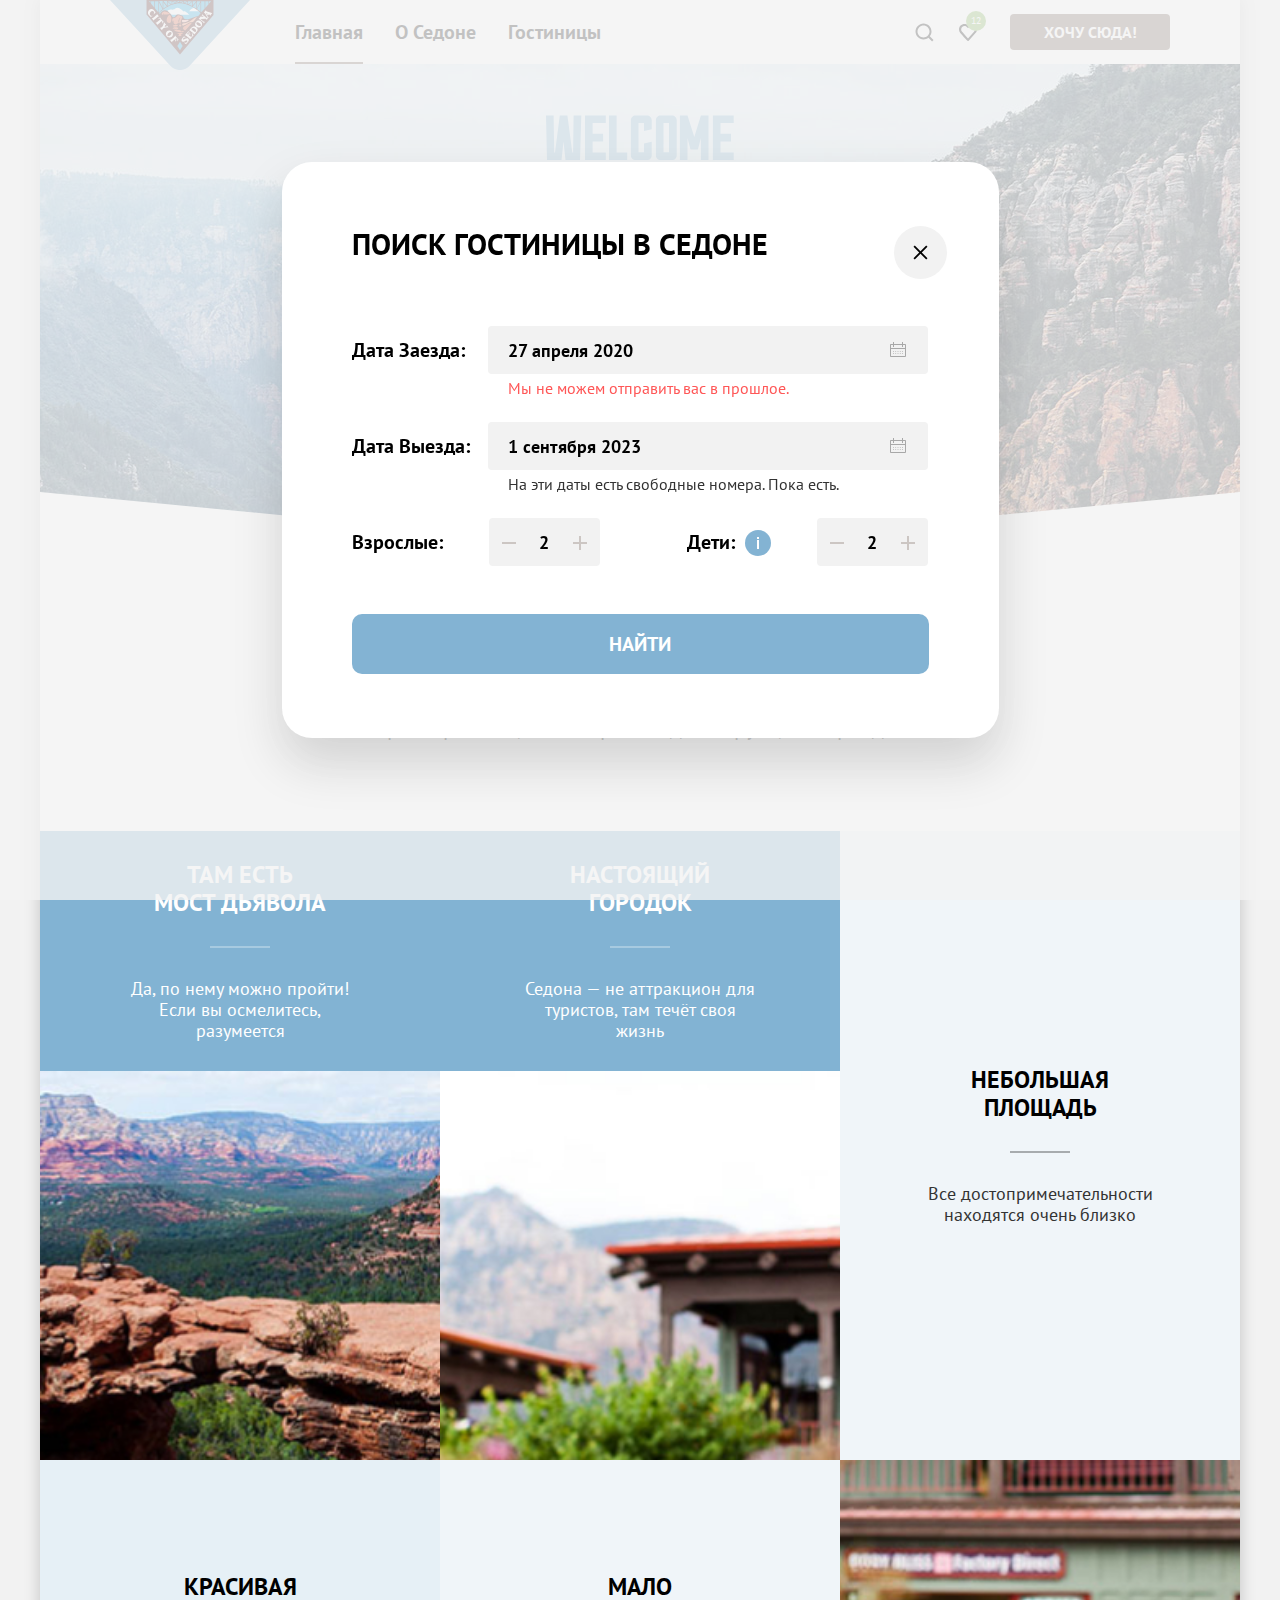
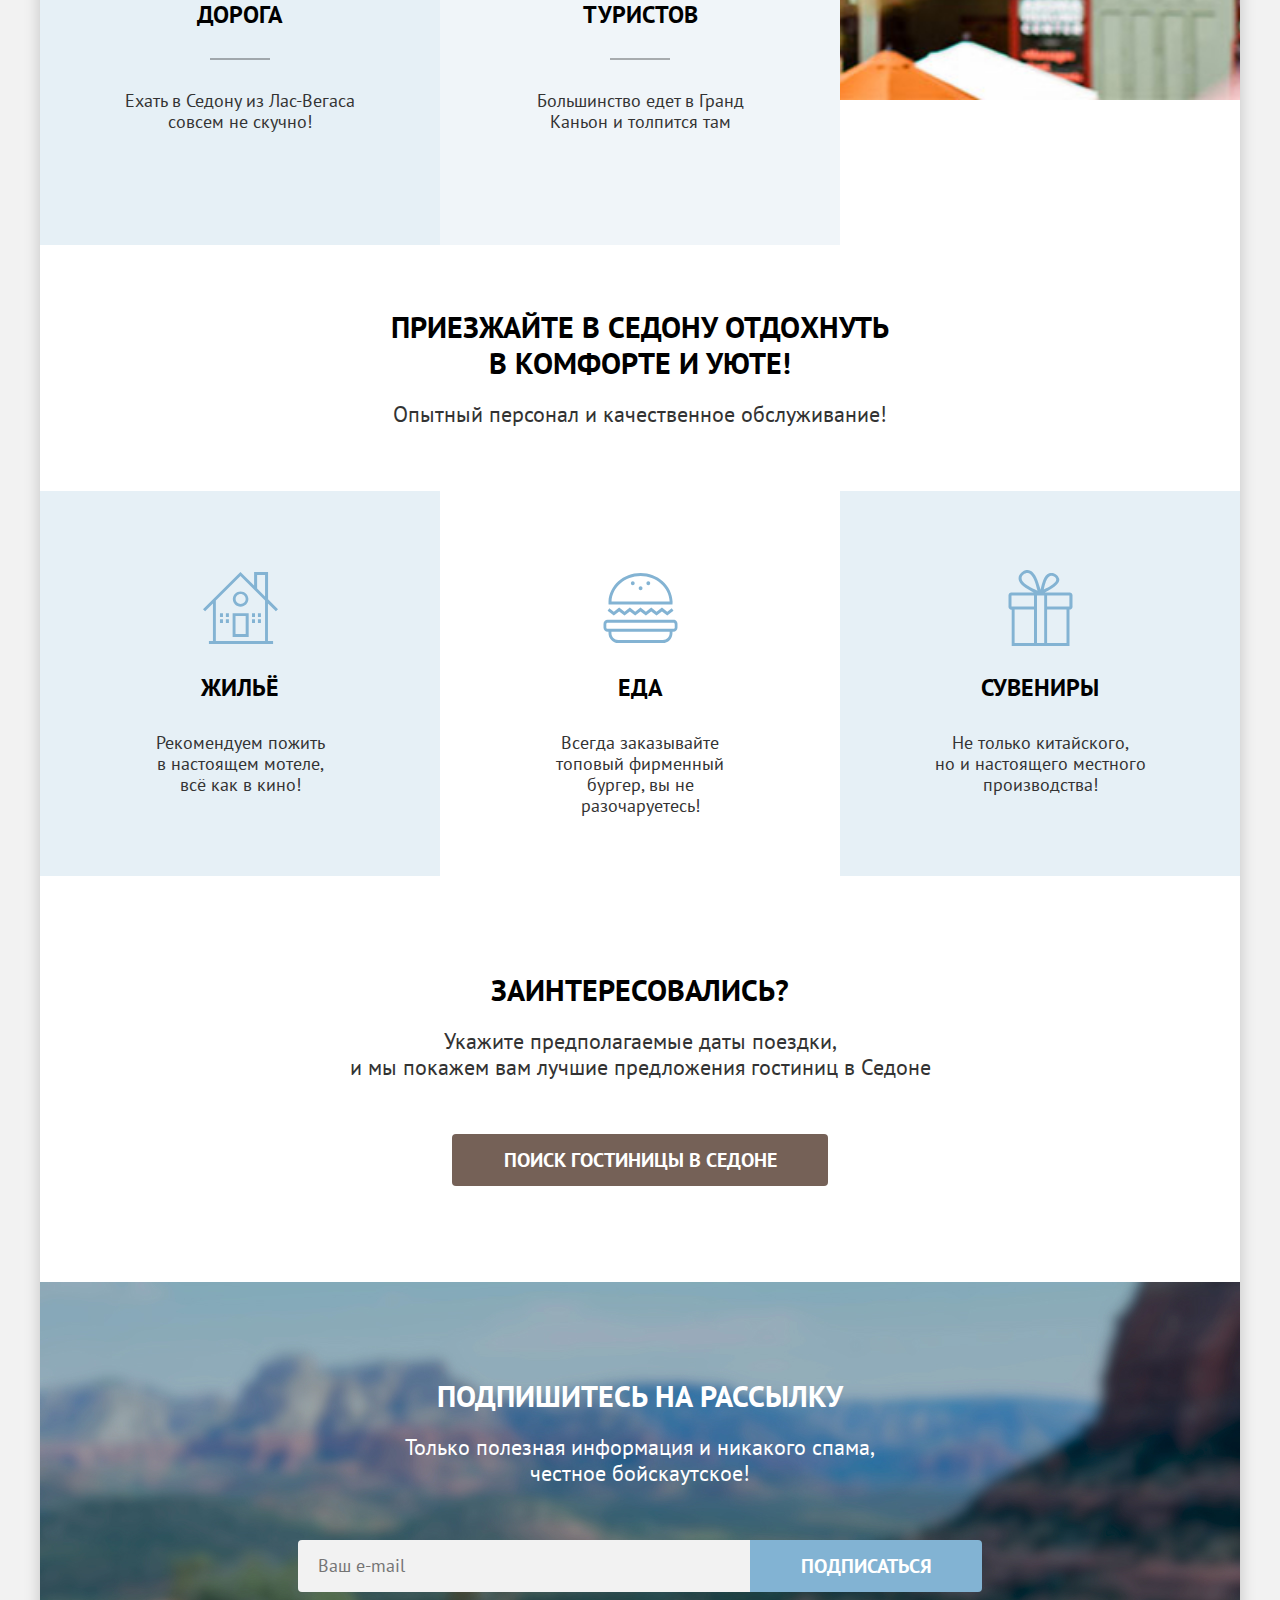
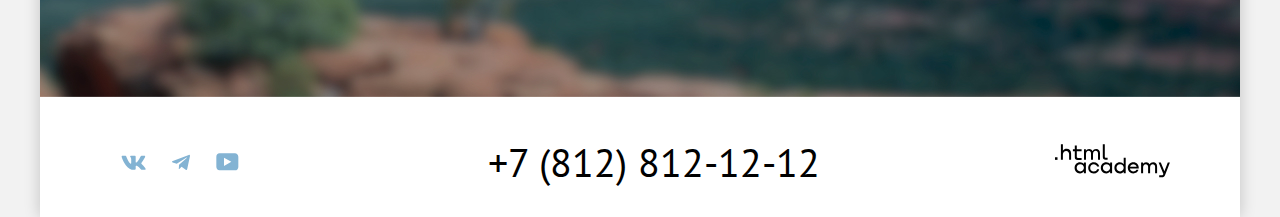
<file: modal.html>
<!DOCTYPE html>
<html lang="ru">
  <head>
    <meta charset="utf-8">
    <title>HTML Academy: Седона</title>
    <link rel="stylesheet" href="styles/styles.css">
    <link rel="icon" href="images/favicon.png" type="image/x-icon" sizes="32x32">
  </head>
  <body>
    <div class="main-page-container">
      <header data-test="header" class="main-header">
        <a class="logo" href="index.html" ><img src="images/logo-sedona.svg" alt="Логотип города Седона." width="140" height="70" ></a>
        <nav class="main-navigation">
          <ul class="navigation-list">
            <li class="navigation-list-item">
              <a href="index.html" class="active-navigation-link">Главная</a>
            </li>
            <li class="navigation-list-item">
              <a href="#">О Седоне</a>
            </li>
            <li class="navigation-list-item">
              <a href="catalog.html">Гостиницы</a>
            </li>
          </ul>
          <ul class="navigation-user">
            <li class="navigation-user-item">
            <button class="button-search button-nav-user" type="button"><span class="visually-hidden">Поиск</span></button>
            </li>
            <li class="navigation-user-item">
              <button class="button-favorite button-nav-user" type="button"><span class="visually-hidden">Лайк</span></button>
              <span class="quantity-favorite-item">12</span>
            </li>
          </ul>
          <a class="button button-brown button-nav-size" href="#">Хочу сюда!</a>
        </nav>
      </header>
      <main class="main-page main-sticky" data-test="main">
        <section class="hero" data-test="hero">
          <h1 class="visually-hidden">Город Седона</h1>
          <img src="images/hero-words.svg" alt="Welcome to the gardeous sedona because the Grand canyon lucky." width="458" height="352">
        </section>
        <section class="advantages" data-test="advantages">
            <h2 class="title-two">Седона — небольшой городок в Аризоне, заслуживающий большего!</h2>
            <p class="subtitle-two">Рассмотрим причины, по которым Седона круче, чем Гранд-Каньон!</p>
          <ul class="advantages-recreation">
            <li class="advantages-recreation-item alternative-style-blue">
                <div class="image-column">
                  <h3 class="title-three advantages-style-alternative">Настоящий городок</h3>
                  <p>Седона — не аттракцион для туристов, там течёт своя жизнь</p>
                </div>
                <img src="images/sedona-city.jpg" alt="Дом в городе Седона." width="800" height="385">
            </li>
            <li class="advantages-recreation-item alternative-style-grey card-size">
              <h3 class="title-three advantages-style-default">Небольшая площадь</h3>
              <p>Все достопримечательности находятся очень близко</p>
            </li>
            <li class="advantages-recreation-item alternative-style-dark-grey card-size">
              <h3 class="title-three advantages-style-default">Красивая дорога</h3>
              <p>Ехать в Седону из Лас-Вегаса совсем не скучно!</p>
            </li>
            <li class="advantages-recreation-item alternative-style-grey card-size">
              <h3 class="title-three advantages-style-default">Мало туристов</h3>
              <p>Большинство едет в Гранд Каньон и толпится там</p>
            </li>
            <li class="advantages-recreation-item alternative-style-blue advantages-recreation-item-order">
              <div class="image-column">
                <h3 class="title-three advantages-style-alternative">Там есть<br> мост дьявола</h3>
                <p>Да, по нему можно пройти! Если вы осмелитесь, разумеется</p>
              </div>
              <img src="images/sedona-canyon.jpg" alt="Просторный Каньон." width="800" height="385">
            </li>
          </ul>
        </section>
        <section class="advantages-comfort" data-test="service">
          <h2 class="title-two">Приезжайте в Седону отдохнуть<br> в комфорте и уюте!</h2>
          <p class="subtitle-two">Опытный персонал и качественное обслуживание!</p>
          <ul class="advantages-comfort-list">
            <li class="advantages-comfort-item alternative-style-dark-grey" >
             <h3 class="title-three advantages-comfort-images advantages-comfort-lodging">Жильё</h3>
              <p>Рекомендуем пожить<br> в настоящем мотеле,<br> всё как в кино!</p>
            </li>
            <li class="advantages-comfort-item ">
              <h3 class="title-three advantages-comfort-images advantages-comfort-food">Еда</h3>
             <p>Всегда заказывайте <br> топовый фирменный бургер, вы не разочаруетесь!</p>
            </li>
           <li class="advantages-comfort-item alternative-style-dark-grey">
             <h3 class="title-three advantages-comfort-images advantages-comfort-souvenirs">Сувениры</h3>
              <p>Не только китайского,<br> но и настоящего местного производства!</p>
            </li>
          </ul>
        </section>
        <section class="search" data-test="search">
          <h2 class="title-two">Заинтересовались?</h2>
          <p class="subtitle-two">Укажите предполагаемые даты поездки,<br> и мы покажем вам лучшие предложения гостиниц в Седоне</p>
          <a class="search-hotel button-search-size button-brown" >Поиск Гостиницы в седоне</a>
        </section>
        <section class="subscribe subscribe-main" data-test="subscribe">
          <h2 class="title-two">Подпишитесь на рассылку</h2>
          <p class="subtitle-two">Только полезная информация и никакого спама, честное бойскаутское!</p>
          <form class="subscribe-form" action="https://echo.htmlacademy.ru/" method="post">
            <input class="input-subscribe-size" type="email" name="email" placeholder="Ваш e-mail" required>
            <button class="button button-blue button-subscribe-size" type="submit">Подписаться</button>
          </form>
        </section>
      </main>
      <footer class="main-footer" data-test="footer">
        <ul class="footer-nav">
          <li>
            <a class="footer-nav-item-link" href="https://vk.com/htmlacademy">
              <span class="visually-hidden">Вконтакте</span>
              <svg class="vkontakte" aria-hidden="true" focusable="false" width="25" height="15" viewBox="0 0 25 15" fill="none" xmlns="http://www.w3.org/2000/svg">
                <path fill-rule="evenodd" clip-rule="evenodd" d="M24.1164 1.80445C24.2824 1.25845 24.1164 0.856445 23.3214 0.856445H20.6964C20.0284 0.856445 19.7204 1.20345 19.5534 1.58645C19.5534 1.58645 18.2184 4.78245 16.3274 6.85845C15.7154 7.46045 15.4374 7.65145 15.1034 7.65145C14.9364 7.65145 14.6854 7.46045 14.6854 6.91345V1.80445C14.6854 1.14845 14.5014 0.856445 13.9454 0.856445H9.81738C9.40038 0.856445 9.14938 1.16045 9.14938 1.44945C9.14938 2.07045 10.0954 2.21445 10.1924 3.96245V7.76045C10.1924 8.59345 10.0394 8.74444 9.70538 8.74444C8.81538 8.74444 6.65038 5.53345 5.36538 1.85945C5.11638 1.14445 4.86438 0.856445 4.19338 0.856445H1.56638C0.816382 0.856445 0.666382 1.20345 0.666382 1.58645C0.666382 2.26845 1.55638 5.65645 4.81138 10.1374C6.98138 13.1974 10.0364 14.8564 12.8194 14.8564C14.4884 14.8564 14.6944 14.4884 14.6944 13.8534V11.5404C14.6944 10.8034 14.8524 10.6564 15.3814 10.6564C15.7714 10.6564 16.4384 10.8484 17.9964 12.3234C19.7764 14.0724 20.0694 14.8564 21.0714 14.8564H23.6964C24.4464 14.8564 24.8224 14.4884 24.6064 13.7604C24.3684 13.0364 23.5184 11.9854 22.3914 10.7384C21.7794 10.0284 20.8614 9.26345 20.5824 8.88045C20.1934 8.38945 20.3044 8.17044 20.5824 7.73345C20.5824 7.73345 23.7824 3.30745 24.1154 1.80445H24.1164Z"/>
              </svg>
            </a>
          </li>
          <li>
            <a class="footer-nav-item-link" href="https://t.me/htmlacademy ">
              <svg class="telegram" aria-hidden="true" focusable="false" width="18" height="17" viewBox="0 0 18 17" fill="none" xmlns="http://www.w3.org/2000/svg">
                <path d="M16.785 0.955705L0.840489 7.1042C-0.247661 7.54126 -0.241365 8.14828 0.640845 8.41897L4.73445 9.69597L14.2058 3.72014C14.6537 3.44766 15.0629 3.59424 14.7265 3.89281L7.05283 10.8183H7.05103L7.05283 10.8192L6.77045 15.0387C7.18413 15.0387 7.36669 14.8489 7.59871 14.625L9.58705 12.6915L13.7229 15.7464C14.4855 16.1664 15.0332 15.9506 15.2229 15.0405L17.9379 2.2453C18.2158 1.13107 17.5126 0.626562 16.785 0.955705Z" />
              </svg>
              <span class="visually-hidden">Телеграм</span>
            </a>
          </li>
          <li>
            <a class="footer-nav-item-link" href="https://www.youtube.com/user/htmlacademyru">
              <span class="visually-hidden">Ютуб</span>
              <svg class="youtube" aria-hidden="true" focusable="false" width="23" height="18" viewBox="0 0 23 18" fill="none" xmlns="http://www.w3.org/2000/svg">
                <path d="M18.9402 0.356445H3.50738C1.64668 0.356445 0.333252 1.9502 0.333252 3.75645V13.8502C0.333252 15.7627 1.64668 17.3564 3.50738 17.3564H19.1591C20.8009 17.3564 22.3333 15.7627 22.3333 13.9564V3.75645C22.1143 1.9502 20.8009 0.356445 18.9402 0.356445ZM7.99494 12.8939V4.81894L15.3283 8.85645L7.99494 12.8939Z"/>
              </svg>
            </a>
          </li>
        </ul>
        <address class="address-footer">
          <a href="tel:+78128121212">+7 (812) 812-12-12</a>
        </address>
        <a class="logo-footer" href="https://htmlacademy.ru/">
          <svg class="logo-footer-academy" width="115" height="34" viewBox="0 0 115 34" fill="none" xmlns="http://www.w3.org/2000/svg">
            <path d="M0 13.2564V15.8564H2.5V13.2564H0Z"/>
            <path d="M11.6 4.85645C10 4.85645 8.8 5.55645 8 6.55645H7.9V0.356445H5.9V15.8564H7.9V10.5564C7.9 8.45645 9.2 6.95645 11.2 6.95645C13 6.95645 14.1 8.35645 14.1 10.1564V15.8564H16.1V9.75644C16.2 6.75644 14.3 4.85645 11.6 4.85645Z" />
            <path d="M26.6 5.15645H21.8V1.45645H19.8V5.25645H17.9V7.25645H19.8V13.2564C19.8 14.9564 20.8 15.9564 22.5 15.9564H26.6V13.9564H22.9C22.2 13.9564 21.8 13.5564 21.8 12.8564V7.15645H26.6V5.15645Z" />
            <path d="M41.1 4.95645C39.5 4.95645 38.2 5.75644 37.6 7.05645H37.5C36.9 5.85645 35.7 4.95645 34.1 4.95645C32.7 4.95645 31.6 5.75645 31 6.75645H30.9V5.15645H29V15.7564H31V10.3564C31 8.35645 32 6.85645 33.6 6.85645C35.1 6.85645 36 7.85645 36 9.45645V15.7564H38V10.1564C38 7.75645 39.4 6.85645 40.6 6.85645C42.1 6.85645 43 7.85645 43 9.45645V15.7564H45V9.25644C45.1 6.75644 43.6 4.95645 41.1 4.95645Z" />
            <path d="M47.8 13.0564C47.8 14.7564 48.8 15.7564 50.6 15.7564H52.6V13.7564H50.9C50.2 13.7564 49.8 13.3564 49.8 12.6564V0.356445H47.8V13.0564Z" />
            <path d="M28.9 20.0564C28 18.9564 26.7 18.2564 25 18.2564C21.9 18.2564 19.6 20.5564 19.6 23.8564C19.6 27.1564 21.9 29.4564 25 29.4564C26.8 29.4564 28 28.6564 28.8 27.5564H28.9V29.1564H30.9V18.5564H28.9V20.0564ZM25.3 27.4564C23.1 27.4564 21.7 25.8564 21.7 23.8564C21.7 21.8564 23.1 20.2564 25.3 20.2564C27.5 20.2564 28.9 21.8564 28.9 23.8564C28.9 25.7564 27.5 27.4564 25.3 27.4564Z" />
            <path d="M44.2 22.3564C43.7 19.9564 41.6 18.2564 38.8 18.2564C35.4 18.2564 33.2 20.7564 33.2 23.8564C33.2 26.9564 35.4 29.4564 38.8 29.4564C41.6 29.4564 43.7 27.6564 44.2 25.2564H42.1C41.7 26.5564 40.4 27.5564 38.8 27.5564C36.6 27.5564 35.2 25.9564 35.2 23.9564C35.2 21.9564 36.6 20.3564 38.8 20.3564C40.4 20.3564 41.6 21.3564 42.1 22.5564H44.2V22.3564Z" />
            <path d="M55.1 20.0564C54.2 18.9564 52.9 18.2564 51.2 18.2564C48.1 18.2564 45.8 20.5564 45.8 23.8564C45.8 27.1564 48.1 29.4564 51.2 29.4564C53 29.4564 54.2 28.6564 55 27.5564H55.1V29.1564H57.1V18.5564H55.1V20.0564ZM51.5 27.4564C49.3 27.4564 47.9 25.8564 47.9 23.8564C47.9 21.8564 49.3 20.2564 51.5 20.2564C53.7 20.2564 55.1 21.8564 55.1 23.8564C55.1 25.7564 53.6 27.4564 51.5 27.4564Z" />
            <path d="M68.7 20.1564C67.8 19.0564 66.5 18.2564 64.8 18.2564C61.7 18.2564 59.4 20.5564 59.4 23.8564C59.4 27.1564 61.6 29.4564 64.8 29.4564C66.5 29.4564 67.8 28.6564 68.6 27.6564H68.7V29.1564H70.7V13.7564H68.7V20.1564ZM65.1 27.4564C62.9 27.4564 61.5 25.8564 61.5 23.8564C61.5 21.8564 62.9 20.2564 65.1 20.2564C67.3 20.2564 68.7 21.8564 68.7 23.8564C68.6 25.8564 67.2 27.4564 65.1 27.4564Z" />
            <path d="M78.3 18.2564C75 18.2564 72.8 20.7564 72.8 23.8564C72.8 26.8564 74.9 29.4564 78.3 29.4564C80.8 29.4564 82.8 28.1564 83.5 25.8564H81.4C80.9 26.8564 79.8 27.4564 78.4 27.4564C76.5 27.4564 75.1 26.1564 75 24.5564H83.8C84 20.9564 81.8 18.2564 78.3 18.2564ZM78.3 20.1564C80 20.1564 81.3 21.1564 81.6 22.7564H75.1C75.4 21.2564 76.6 20.1564 78.3 20.1564Z" />
            <path d="M98.2 18.2564C96.6 18.2564 95.3 19.0564 94.6 20.2564H94.5C93.9 19.0564 92.7 18.2564 91.1 18.2564C89.7 18.2564 88.6 18.9564 88 20.0564V18.5564H86.1V29.1564H88.1V23.7564C88.1 21.7564 89.1 20.3564 90.7 20.2564C92.2 20.2564 93.1 21.2564 93.1 22.8564V29.1564H95.1V23.5564C95.1 21.1564 96.5 20.2564 97.7 20.2564C99.2 20.2564 100.1 21.2564 100.1 22.8564V29.1564H102.1V22.6564C102.2 20.0564 100.7 18.2564 98.2 18.2564Z" />
            <path d="M109.4 27.3564L105.8 18.4564H103.6L108.4 30.0564C108.1 30.9564 107.7 31.2564 106.7 31.2564H104.2V33.2564H106.7C108.5 33.2564 109.5 32.4564 110.2 30.6564L114.9 18.4564H112.8L109.4 27.3564Z" />
            </svg>
          <span class="visually-hidden">логотип html academy</span>
        </a>
      </footer>
      <div class="modal-container">
        <div class="modal-window">
          <h2 class="title-two title-modal">Поиск гостиницы в Седоне</h2>
          <button class="close-button" type="button">
            <svg class=close-cross width="15" height="15" viewBox="0 0 15 15" fill="none" xmlns="http://www.w3.org/2000/svg">
              <path d="M14.4905 1.78288L13.1982 0.49057L7.49048 6.19826L1.78279 0.49057L0.490479 1.78288L6.19817 7.49057L0.490479 13.1983L1.78279 14.4906L7.49048 8.78288L13.1982 14.4906L14.4905 13.1983L8.78279 7.49057L14.4905 1.78288Z" fill="black"/>
            </svg>
            <span class="visually-hidden">Закрыть окно</span>
          </button>
          <form class="data-settlement" action="https://echo.htmlacademy.ru/" method="post">
            <div class="date-of-arrival-label">
              <label class="date-finding date-finding-text" for="date-of-arrival-input">Дата Заезда:</label>
              <div class="date-finding-container">
                <input class="date-finding-input modal-color-form" type="text" name="date-of-arrival" id="date-of-arrival-input" placeholder="Укажите дату" value="27 апреля 2020" required>
                <p class="warning-text">Мы не можем отправить вас в прошлое.</p>
              </div>
            </div>
            <div class="departure-date-container">
              <label class="date-finding date-finding-text" for="departure-date-input">Дата Выезда:</label>
              <div class="date-finding-container">
                <input class="date-finding-input modal-color-form" type="text" name="departure-date" id="departure-date-input" placeholder="Укажите дату" value="1 сентября 2023" required>
                <p class="successful-text">На эти даты есть свободные номера. Пока есть.</p>
              </div>
            </div>
            <div class="how-many-people-wrapper">
              <label class="date-finding date-finding-text" for="number-old-people">Взрослые:</label>
              <div class="how-many-people-container">
                <button class="remove-people quantity-change-button how-people-button-svg modal-color-form" type="button">
                  <span class="visually-hidden">убрать количество взрослых</span>
                  <svg class="remove-people-svg" xmlns="http://www.w3.org/2000/svg" width="14" height="2" viewBox="0 0 14 2" fill="none">
                    <path d="M0 0L0 2L14 2V0L0 0Z"/>
                  </svg>
                </button>
                <input class="number-people modal-color-form" type="number" name="number-old-people" id="number-old-people" min="1" max="99" value="2" required>
                <button class="add-people quantity-change-button how-people-button-svg modal-color-form" type="button">
                  <span class="visually-hidden">добавить количество взрослых</span>
                  <svg class="add-people-svg" xmlns="http://www.w3.org/2000/svg" width="14" height="14" viewBox="0 0 14 14" fill="none">
                    <path d="M14 6H8V0H6V6H0V8H6V14H8V8H14V6Z" />
                  </svg>
                </button>
              </div>
            </div>
            <div class="how-many-people-wrapper">
              <span class="tooltip-wrapper">
                <label class="date-finding date-finding-text date-finding-text-children" for="number-children">Дети:</label>
                  <span class="tooltip">
                    <button class="tooltip-toggle" type="button" aria-labelledby="tooltip-info-button"></button>
                    <span class="tooltip-text" role="tooltip" id="tooltip-info-button">Укажите количество детей, которые будут с вами, возраст которых от 6 до 18 лет. Дети до 6 лет размещаются бесплатно.</span>
                  </span>
              </span>
              <div class="how-many-people-container">
                <button class="remove-people quantity-change-button how-people-button-svg modal-color-form" type="button">
                  <span class="visually-hidden">убрать количество детей</span>
                  <svg class="remove-people-svg" xmlns="http://www.w3.org/2000/svg" width="14" height="2" viewBox="0 0 14 2" fill="none">
                    <path d="M0 0L0 2L14 2V0L0 0Z"/>
                  </svg>
                </button>
                <input class="number-people modal-color-form" type="number" name="number-children" id="number-children" value="2" min="0" max="99" required>
                <button class="add-people quantity-change-button how-people-button-svg modal-color-form" type="button">
                  <span class="visually-hidden">добавить количество детей</span>
                  <svg class="add-people-svg" xmlns="http://www.w3.org/2000/svg" width="14" height="14" viewBox="0 0 14 14" fill="none">
                    <path d="M14 6H8V0H6V6H0V8H6V14H8V8H14V6Z"/>
                  </svg>
                </button>
              </div>
            </div>
            <button type="submit" class="button modal-submit">Найти</button>
          </form>
        </div>
      </div>
    </div>
  </body>
</html>
</file>
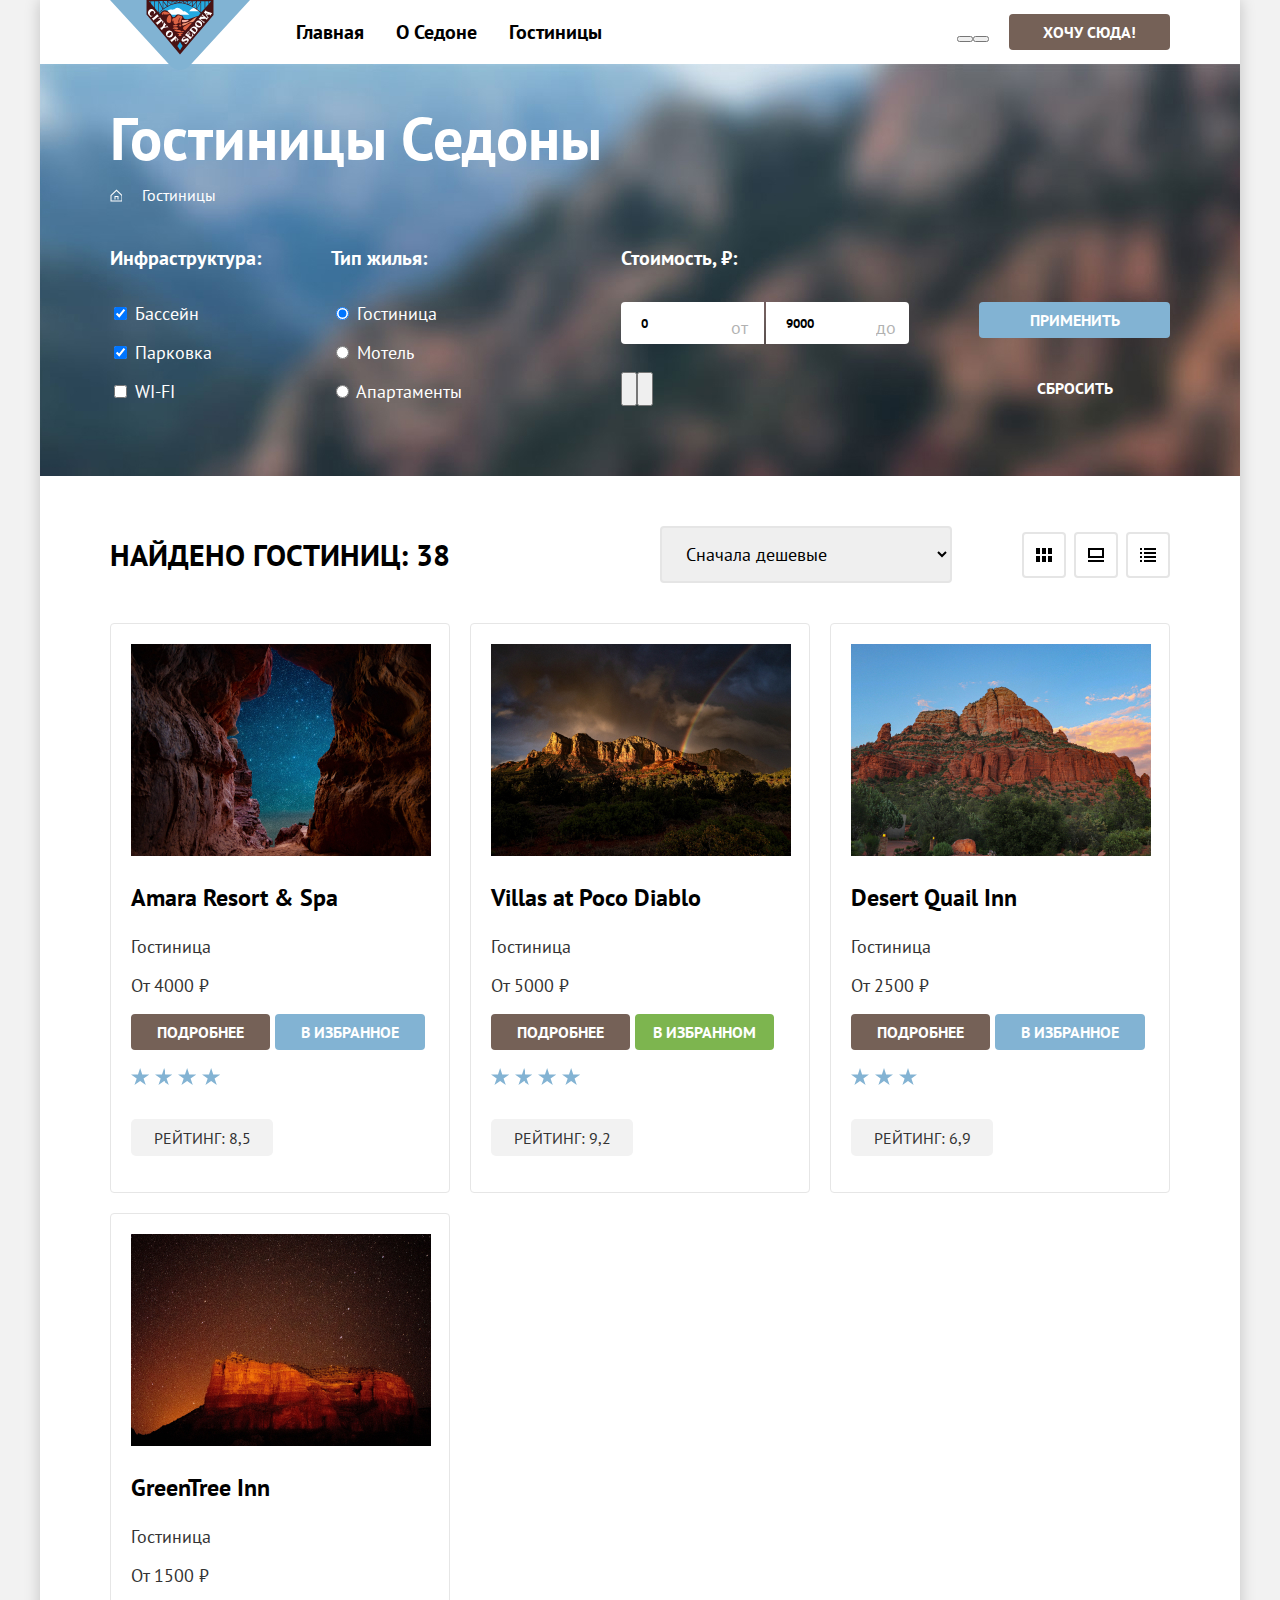
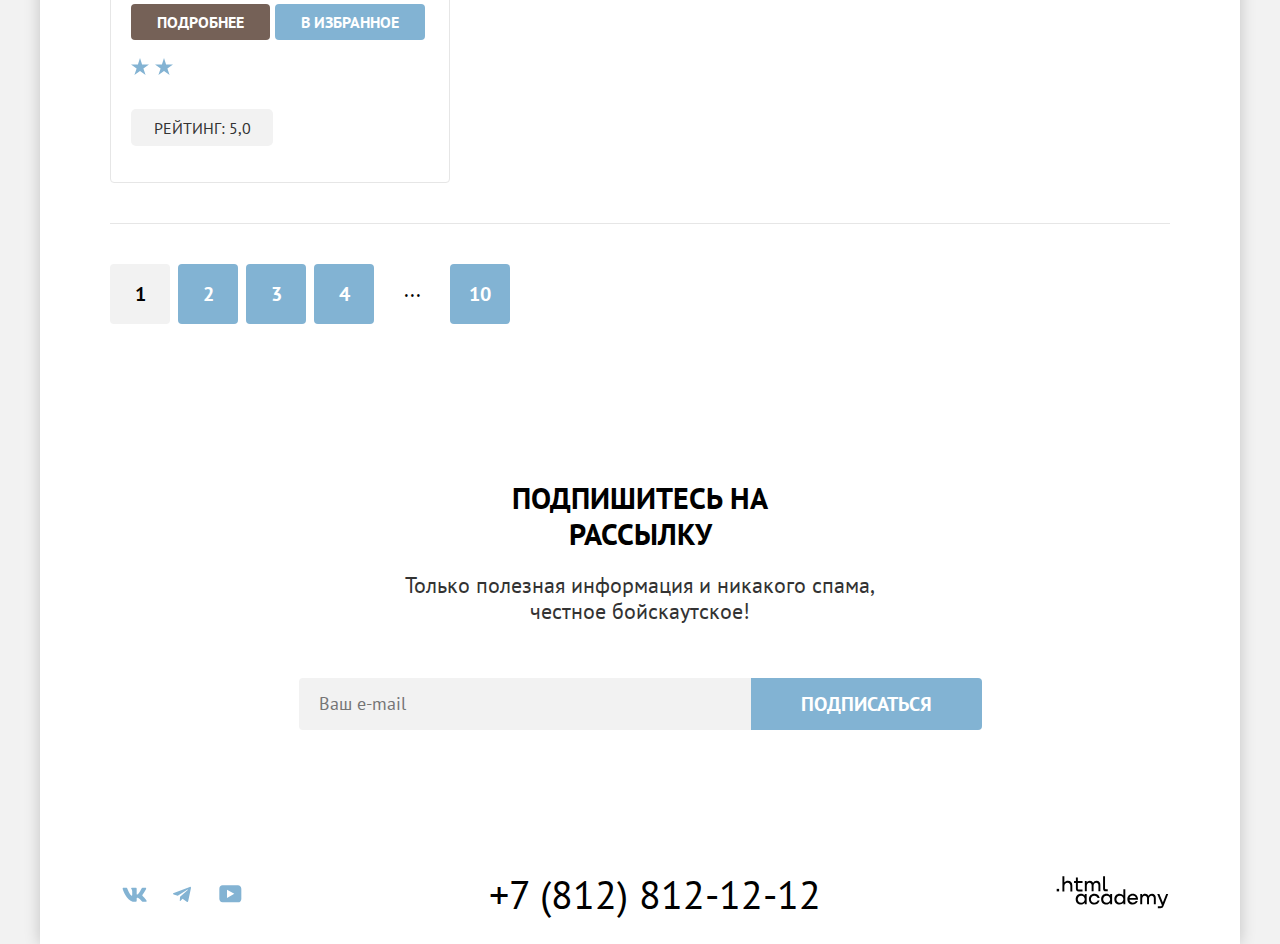
<file: 6/catalog.html>
<!DOCTYPE html>
<html lang="ru">
  <head>
    <meta charset="utf-8">
    <title>Седона: Гостиницы</title>
    <link rel="stylesheet" href="styles/styles.css">
    <base href="https://htmlacademy-htmlcss.github.io/2394671-sedona-38/6/">
</head>
  <body>
    <div class="main-page-container">
    <header data-test="header" class="main-header">
      <a class="logo" href="index.html"><img src="images/logo-sedona.svg" alt="Логотип города Седона" width="140" height="70"></a>
      <nav class="main-navigation">
        <ul class="navigation-list">
          <li class="navigation-list-item">
            <a href="index.html">Главная</a>
          </li>
          <li class="navigation-list-item">
            <a href="#">О Седоне</a>
          </li>
          <li class="navigation-list-item">
            <a class="active">Гостиницы</a>
          </li>
        </ul>
        <ul class="navigation-user">
          <li class="navigation-user-item">
            <button type="button-search"><span class="visually-hidden">Поиск</span></button>
          </li>
          <li class="navigation-user-item">
            <button type="button-favorite"><span class="visually-hidden">Лайк</span></button>
          </li>
        </ul>
        <a class="button button-brown button-nav-size" href="#">Хочу сюда!</a>
      </nav>
    </header>
    <main class="hostels main-sticky" data-test="main">
      <section class="filter" data-test=" filter">
        <h1>Гостиницы Седоны</h1>
        <header class="breadcrumbs-header">
          <ul class="breadcrumbs">
            <li class="breadcrumbs-item">
              <a class="breadcrumbs-link breadcrumbs-main-image" href="index.html"><span class="visually-hidden">Главная</span></a>
            </li>
            <li class="breadcrumbs-item">
              <a class="breadcrumbs-link">Гостиницы</a>
            </li>
          </ul>
        </header>
        <form class="sort-form" action="https://echo.htmlacademy.ru/" method="post">
            <fieldset class="catalog-filter-group">
              <legend class="catalog-filter-title">Инфраструктура:</legend>
              <ul class="catalog-filter-list">
                <li class="catalog-filter-item">
                  <label class="control">
                    <input class="control-input-check" type="checkbox" name="Pool" checked>
                    Бассейн
                  </label>
                </li>
                <li class="catalog-filter-item">
                  <label class="control">
                    <input class="control-input-check" type="checkbox" name="Parking" checked>
                    Парковка
                  </label>
                </li>
                <li class="catalog-filter-item">
                  <label class="control">
                    <input class="control-input-check" type="checkbox" name="WI-FI">
                    WI-FI
                  </label>
                </li>
              </ul>
            </fieldset>
            <fieldset class="catalog-filter-group">
              <legend class="catalog-filter-title">Тип жилья:</legend>
              <ul class="catalog-filter-list">
                <li class="catalog-filter-item">
                  <label class="control">
                    <input class="control-input-check" type="radio" name="living-space" value="hostel" checked>
                    Гостиница
                  </label>
                </li>
                <li class="catalog-filter-item">
                  <label class="control">
                    <input class="control-input-check" type="radio" name="living-space" value="motel">
                    Мотель
                  </label>
                </li>
                <li class="catalog-filter-item">
                  <label class="control">
                    <input class="control-input-check" type="radio" name="living-space" value="apartments">
                    Апартаменты
                  </label>
                </li>
              </ul>
            </fieldset>
        <fieldset class="catalog-filter-slider">
          <legend class="catalog-filter-title">Стоимость, ₽:</legend>
          <label class="control">
            <span class="control-range">от</span>
            <input class="control-input control-input-left" type="number" name="min-cost" value="0">
          </label>
          <label class="control">
            <span class="control-range">до</span>
            <input class="control-input control-input-right" type="number" name="max-cost" value="9000">
          </label>
          <button class="slider" type="button"></button>
          <button class="slider" type="button"></button>
        </fieldset>
        <div class="button-sort-column">
          <button class="button button-blue button-filter-submit" type="submit">Применить</button>
          <button class="button button-clear button-filter-reset" type="reset">Сбросить</button>
        </div>
      </form>
      </section>
      <section class="hostel-info">
				<header class="header-hotel">
        <h2 class="visually-hidden">Список гостиниц</h2>
        <b class="hostel-quantity title-two">Найдено гостиниц: 38</b>
        <select class="sorting">
          <option class="sorting-item">Сначала дешевые</option>
          <option class="sorting-item">Сначала дорогие</option>
          <option class="sorting-item">Сначала популярные</option>
        </select>
        <ul class="position-list">
          <li class="position-item">
            <a class="card-position-button card-position-card card-position-button-active" href="#"><span class="visually-hidden">Показать карточки</span></a>
          </li>
          <li class="position-item">
            <a class="card-position-button card-position-slide" href="#"><span class="visually-hidden">Показать Слайд</span></a>
          </li>
          <li class="position-item">
            <a class="card-position-button card-position-list" href="#"><span class="visually-hidden">Показать Список</span></a>
          </li>
        </ul>
				</header>
        <ul class="hostel-list">
          <li class="hotel-item">
            <a href="#"><img src="images/hotel-images/amara-resort-spa.jpg" alt="видно звездное небо сквозь горы" width="300" height="212"></a>
            <a class="hotel-item-link" href="#"><h3 class="hotel-item-title">Amara Resort & Spa</h3></a>
            <p class="hotel-type">Гостиница</p>
            <p class="hotel-price">От 4000 ₽</p>
            <a class="button button-brown button-more-size" href="#">подробнее</a>
            <button class="button button-blue button-favorite-size" type="button">в избранное</button>
						<p class="stars stars-4">
							<span class="visually-hidden">4 звезды</span>
						</p>
            <p class="hotel-rating">Рейтинг: 8,5</p>
          </li>
          <li class="hotel-item">
            <a href="#"><img src="images/hotel-images/villas-at-poco-diablo.jpg" alt="Надвигаются тучи над горой" width="300" height="212"></a>
            <a class="hotel-item-link" href="#"><h3 class="hotel-item-title">Villas at Poco Diablo</h3></a>
            <p class="hotel-type">Гостиница</p>
            <p class="hotel-price">От 5000 ₽</p>
            <a class="button button-brown button-more-size" href="#">подробнее</a>
            <button class="button button-green button-selected-size" type="button">в избранном</button>
						<p class="stars stars-4">
							<span class="visually-hidden">4 звезды</span>
						</p>
            <p class="hotel-rating">Рейтинг: 9,2</p>
          </li>
          <li class="hotel-item">
            <a href="#"><img src="images/hotel-images/desert-quail-inn.jpg" alt="Высокая степная гора" width="300" height="212"></a>
            <a class="hotel-item-link" href="#" ><h3 class="hotel-item-title">Desert Quail Inn</h3></a>
            <p class="hotel-type">Гостиница</p>
            <p class="hotel-price">От 2500 ₽</p>
            <a class="button button-brown button-more-size" href="#">подробнее</a>
            <button class="button button-blue button-favorite-size" type="button">в избранное</button>
						<p class="stars stars-3">
							<span class="visually-hidden">3 звезды</span>
						</p>
            <p class="hotel-rating">Рейтинг: 6,9</p>
          </li>
          <li class="hotel-item">
            <a href="#"><img src="images/hotel-images/greentree-inn.jpg" alt="Гора отсвечивает оранжевым цветом под звездным небом" width="300" height="212"></a>
            <a class="hotel-item-link" href="#"><h3 class="hotel-item-title">GreenTree Inn</h3></a>
            <p class="hotel-type">Гостиница</p>
            <p class="hotel-price">От 1500 ₽</p>
            <a class="button button-brown button-more-size" href="#">подробнее</a>
            <button class="button button-blue button-favorite-size" type="button">в избранное</button>
						<p class="stars stars-2">
							<span class="visually-hidden">2 звезды</span>
						</p>
            <p class="hotel-rating">Рейтинг: 5,0</p>
          </li>
        </ul>
        <ul class="pagination">
          <li class="pagination-item">
            <a class="pagination-link pagination-size-number pagination-active-link" href="#">1</a>
          </li>
          <li class="pagination-item">
            <a class="pagination-link pagination-size-number" href="#">2</a>
          </li>
          <li class="pagination-item">
            <a class="pagination-link pagination-size-number" href="#">3</a>
          </li>
          <li class="pagination-item">
            <a class="pagination-link pagination-size-number" href="#">4</a>
          </li>
          <li class="pagination-item">
            <a class="pagination-link emptiness-link">...</a>
          </li>
          <li class="pagination-item">
            <a class="pagination-link pagination-size-numbers" href="#">10</a>
          </li>
        </ul>
      </section>
      <section class="subscribe subscribe-catalog" data-test="subscribe">
        <h2 class="title-two">Подпишитесь на рассылку</h2>
        <p class="subtitle-two">Только полезная информация и никакого спама, честное бойскаутское!</p>
        <form class="subscribe-form" action="https://echo.htmlacademy.ru/" method="post">
          <input class="input-subscribe-size" type="email" name="email" placeholder="Ваш e-mail">
          <button class="button button-blue button-subscribe-size" type="submit">Подписаться</button>
        </form>
      </section>
    </main>
    <footer class="main-footer" data-test="footer">
      <ul class="footer-nav">
        <li>
          <a class="vkontakte social-size" href="https://vk.com/htmlacademy"><span class="visually-hidden">Вконтакте</span></a>
        </li>
        <li>
          <a class="telegram social-size" href="https://t.me/htmlacademy "><span class="visually-hidden">Телеграм</span></a>
        </li>
        <li>
          <a class="youtube social-size" href="https://www.youtube.com/user/htmlacademyru"><span class="visually-hidden">Ютуб</span></a>
        </li>
      </ul>
      <address class="address-footer">
        <a href="tel:+78128121212">+7 (812) 812-12-12</a>
      </address>
      <a class="logo-footer" href="https://htmlacademy.ru/"><img src="images/logo-academy.svg" alt="Логотип html academy" width="115" height="33"></a>
    </footer>
    </div>
  </body>
</html>
</file>
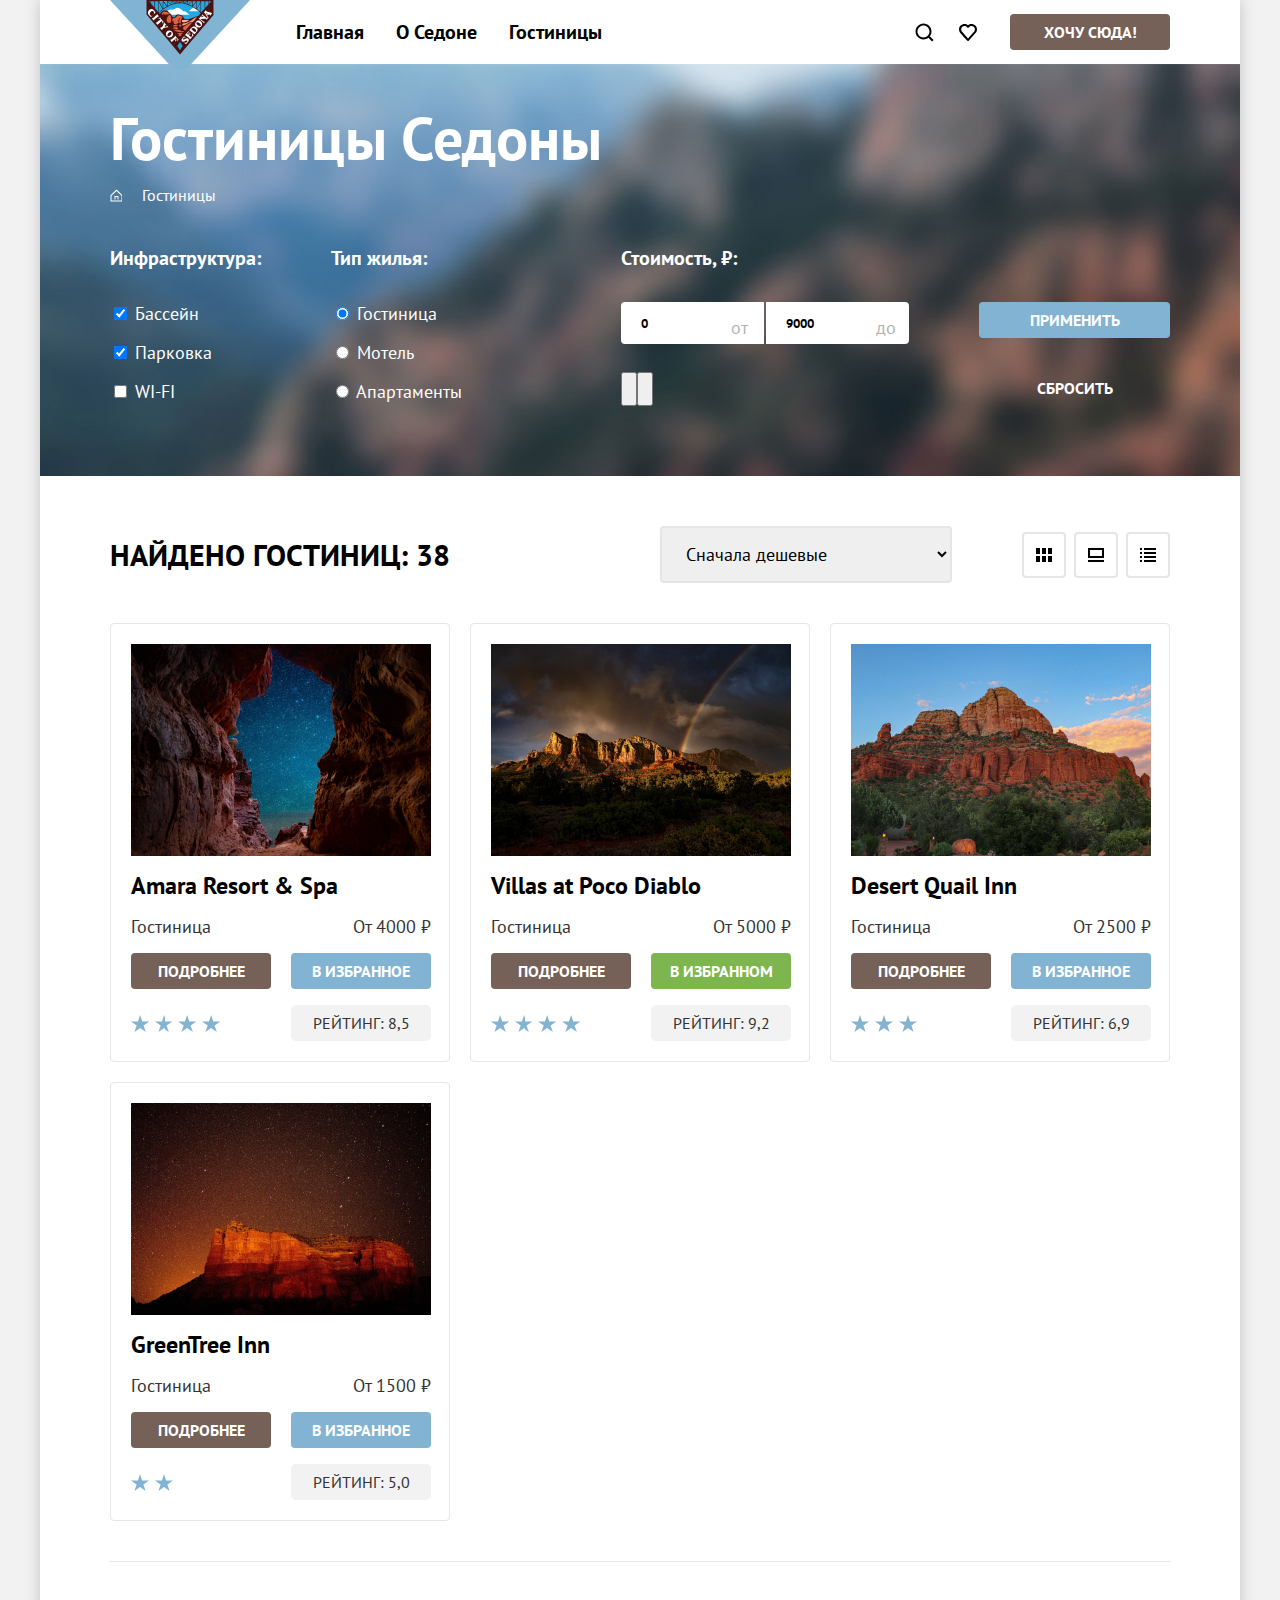
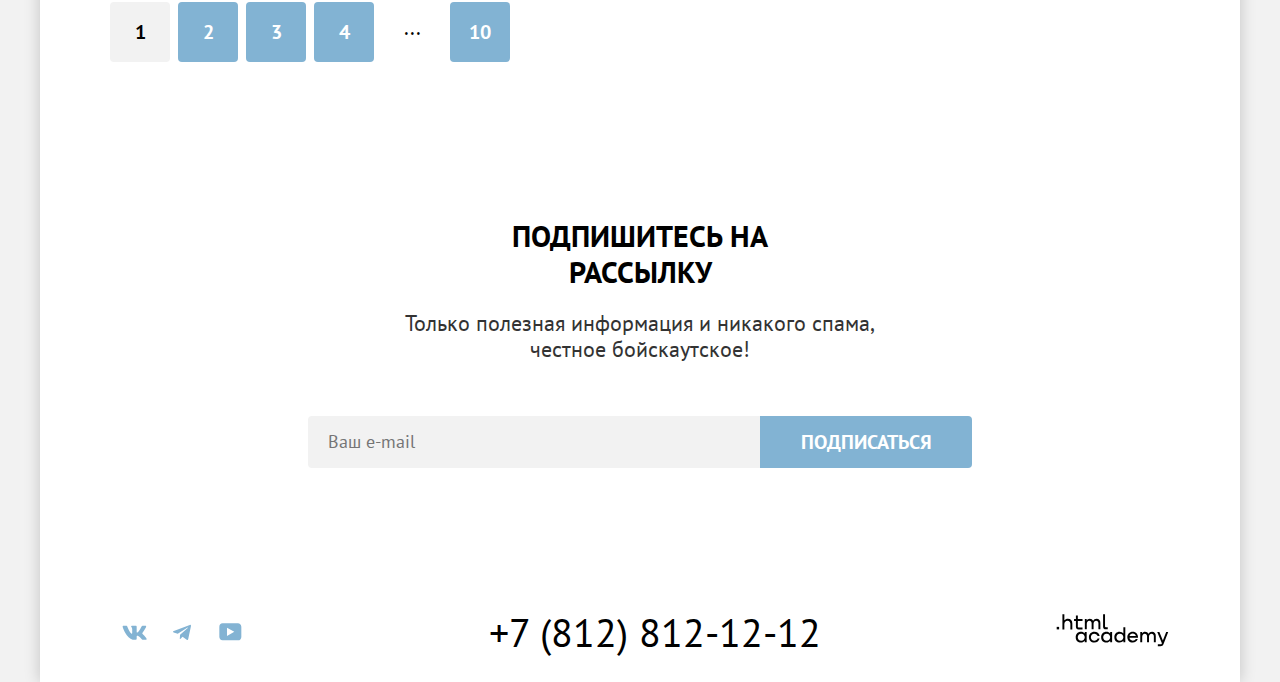
<file: 7/catalog.html>
<!DOCTYPE html>
<html lang="ru">
  <head>
    <meta charset="utf-8">
    <title>Седона: Гостиницы</title>
    <link rel="stylesheet" href="styles/styles.css">
    <base href="https://htmlacademy-htmlcss.github.io/2394671-sedona-38/7/">
</head>
  <body>
    <div class="main-page-container">
    <header data-test="header" class="main-header">
      <a class="logo" href="index.html"><img src="images/logo-sedona.svg" alt="Логотип города Седона" width="140" height="70"></a>
      <nav class="main-navigation">
        <ul class="navigation-list">
          <li class="navigation-list-item">
            <a href="index.html">Главная</a>
          </li>
          <li class="navigation-list-item">
            <a href="#">О Седоне</a>
          </li>
          <li class="navigation-list-item">
            <a class="active">Гостиницы</a>
          </li>
        </ul>
        <ul class="navigation-user">
          <li>
          <button class="button-search button-nav-user" type="button"><span class="visually-hidden">Поиск</span></button>
          </li>
          <li>
            <button class="button-favorite button-nav-user" type="button"><span class="visually-hidden">Лайк</span></button>
          </li>
        </ul>
        <a class="button button-brown button-nav-size" href="#">Хочу сюда!</a>
      </nav>
    </header>
    <main class="hostels main-sticky" data-test="main">
      <section class="filter" data-test=" filter">
        <h1>Гостиницы Седоны</h1>
        <header class="breadcrumbs-header">
          <ul class="breadcrumbs">
            <li class="breadcrumbs-item">
              <a class="breadcrumbs-link breadcrumbs-main-image" href="index.html"><span class="visually-hidden">Главная</span></a>
            </li>
            <li class="breadcrumbs-item">
              <a class="breadcrumbs-link">Гостиницы</a>
            </li>
          </ul>
        </header>
        <form class="sort-form" action="https://echo.htmlacademy.ru/" method="post">
            <fieldset class="catalog-filter-group">
              <legend class="catalog-filter-title">Инфраструктура:</legend>
              <ul class="catalog-filter-list">
                <li class="catalog-filter-item">
                  <label class="control">
                    <input class="control-input-check" type="checkbox" name="Pool" checked>
                    Бассейн
                  </label>
                </li>
                <li class="catalog-filter-item">
                  <label class="control">
                    <input class="control-input-check" type="checkbox" name="Parking" checked>
                    Парковка
                  </label>
                </li>
                <li class="catalog-filter-item">
                  <label class="control">
                    <input class="control-input-check" type="checkbox" name="WI-FI">
                    WI-FI
                  </label>
                </li>
              </ul>
            </fieldset>
            <fieldset class="catalog-filter-group">
              <legend class="catalog-filter-title">Тип жилья:</legend>
              <ul class="catalog-filter-list">
                <li class="catalog-filter-item">
                  <label class="control">
                    <input class="control-input-check" type="radio" name="living-space" value="hostel" checked>
                    Гостиница
                  </label>
                </li>
                <li class="catalog-filter-item">
                  <label class="control">
                    <input class="control-input-check" type="radio" name="living-space" value="motel">
                    Мотель
                  </label>
                </li>
                <li class="catalog-filter-item">
                  <label class="control">
                    <input class="control-input-check" type="radio" name="living-space" value="apartments">
                    Апартаменты
                  </label>
                </li>
              </ul>
            </fieldset>
        <fieldset class="catalog-filter-slider">
          <legend class="catalog-filter-title">Стоимость, ₽:</legend>
          <label class="control">
            <span class="control-range">от</span>
            <input class="control-input control-input-left" type="number" name="min-cost" value="0">
          </label>
          <label class="control">
            <span class="control-range">до</span>
            <input class="control-input control-input-right" type="number" name="max-cost" value="9000">
          </label>
          <button class="slider" type="button"></button>
          <button class="slider" type="button"></button>
        </fieldset>
        <div class="button-sort-column">
          <button class="button button-blue button-filter-submit" type="submit">Применить</button>
          <button class="button button-clear button-filter-reset" type="reset">Сбросить</button>
        </div>
      </form>
      </section>
      <section class="hostel-info">
				<header class="header-hotel">
        <h2 class="visually-hidden">Список гостиниц</h2>
        <b class="hostel-quantity title-two">Найдено гостиниц: 38</b>
        <select class="sorting">
          <option class="sorting-item">Сначала дешевые</option>
          <option class="sorting-item">Сначала дорогие</option>
          <option class="sorting-item">Сначала популярные</option>
        </select>
        <ul class="position-list">
          <li class="position-item">
            <a class="card-position-button card-position-card card-position-button-active" href="#"><span class="visually-hidden">Показать карточки</span></a>
          </li>
          <li class="position-item">
            <a class="card-position-button card-position-slide" href="#"><span class="visually-hidden">Показать Слайд</span></a>
          </li>
          <li class="position-item">
            <a class="card-position-button card-position-list" href="#"><span class="visually-hidden">Показать Список</span></a>
          </li>
        </ul>
				</header>
        <ul class="hostel-list">
          <li class="hotel-item">
            <a class="hotel-item-image-link" href="#"><img class="hotel-item-image" src="images/hotel-images/amara-resort-spa.jpg" alt="видно звездное небо сквозь горы" width="300" height="212"></a>
            <a class="hotel-item-link" href="#"><h3 class="hotel-item-title">Amara Resort & Spa</h3></a>
            <p class="hotel-type">Гостиница</p>
            <p class="hotel-price">От 4000 ₽</p>
            <a class="button button-brown button-more-size" href="#">подробнее</a>
            <button class="button button-blue button-favorite-size" type="button">в избранное</button>
						<p class="stars stars-4">
							<span class="visually-hidden">4 звезды</span>
						</p>
            <p class="hotel-rating">Рейтинг: 8,5</p>
          </li>
          <li class="hotel-item">
            <a class="hotel-item-image-link" href="#"><img class="hotel-item-image" src="images/hotel-images/villas-at-poco-diablo.jpg" alt="Надвигаются тучи над горой" width="300" height="212"></a>
            <a class="hotel-item-link" href="#"><h3 class="hotel-item-title">Villas at Poco Diablo</h3></a>
            <p class="hotel-type">Гостиница</p>
            <p class="hotel-price">От 5000 ₽</p>
            <a class="button button-brown button-more-size" href="#">подробнее</a>
            <button class="button button-green button-selected-size" type="button">в избранном</button>
						<p class="stars stars-4">
							<span class="visually-hidden">4 звезды</span>
						</p>
            <p class="hotel-rating">Рейтинг: 9,2</p>
          </li>
          <li class="hotel-item">
            <a class="hotel-item-image-link" href="#"><img class="hotel-item-image" src="images/hotel-images/desert-quail-inn.jpg" alt="Высокая степная гора" width="300" height="212"></a>
            <a class="hotel-item-link" href="#" ><h3 class="hotel-item-title">Desert Quail Inn</h3></a>
            <p class="hotel-type">Гостиница</p>
            <p class="hotel-price">От 2500 ₽</p>
            <a class="button button-brown button-more-size" href="#">подробнее</a>
            <button class="button button-blue button-favorite-size" type="button">в избранное</button>
						<p class="stars stars-3">
							<span class="visually-hidden">3 звезды</span>
						</p>
            <p class="hotel-rating">Рейтинг: 6,9</p>
          </li>
          <li class="hotel-item">
            <a class="hotel-item-image-link" href="#"><img class="hotel-item-image" src="images/hotel-images/greentree-inn.jpg" alt="Гора отсвечивает оранжевым цветом под звездным небом" width="300" height="212"></a>
            <a class="hotel-item-link" href="#"><h3 class="hotel-item-title">GreenTree Inn</h3></a>
            <p class="hotel-type">Гостиница</p>
            <p class="hotel-price">От 1500 ₽</p>
            <a class="button button-brown button-more-size" href="#">подробнее</a>
            <button class="button button-blue button-favorite-size" type="button">в избранное</button>
						<p class="stars stars-2">
							<span class="visually-hidden">2 звезды</span>
						</p>
            <p class="hotel-rating">Рейтинг: 5,0</p>
          </li>
        </ul>
        <ul class="pagination">
          <li class="pagination-item">
            <a class="pagination-link pagination-size-number pagination-active-link" href="#">1</a>
          </li>
          <li class="pagination-item">
            <a class="pagination-link pagination-size-number" href="#">2</a>
          </li>
          <li class="pagination-item">
            <a class="pagination-link pagination-size-number" href="#">3</a>
          </li>
          <li class="pagination-item">
            <a class="pagination-link pagination-size-number" href="#">4</a>
          </li>
          <li class="pagination-item">
            <a class="pagination-link emptiness-link">...</a>
          </li>
          <li class="pagination-item">
            <a class="pagination-link pagination-size-numbers" href="#">10</a>
          </li>
        </ul>
      </section>
      <section class="subscribe subscribe-catalog" data-test="subscribe">
        <h2 class="title-two">Подпишитесь на рассылку</h2>
        <p class="subtitle-two">Только полезная информация и никакого спама, честное бойскаутское!</p>
        <form class="subscribe-form" action="https://echo.htmlacademy.ru/" method="post">
          <input class="input-subscribe-size" type="email" name="email" placeholder="Ваш e-mail">
          <button class="button button-blue button-subscribe-size" type="submit">Подписаться</button>
        </form>
      </section>
    </main>
    <footer class="main-footer" data-test="footer">
      <ul class="footer-nav">
        <li>
          <a class="vkontakte social-size" href="https://vk.com/htmlacademy"><span class="visually-hidden">Вконтакте</span></a>
        </li>
        <li>
          <a class="telegram social-size" href="https://t.me/htmlacademy "><span class="visually-hidden">Телеграм</span></a>
        </li>
        <li>
          <a class="youtube social-size" href="https://www.youtube.com/user/htmlacademyru"><span class="visually-hidden">Ютуб</span></a>
        </li>
      </ul>
      <address class="address-footer">
        <a href="tel:+78128121212">+7 (812) 812-12-12</a>
      </address>
      <a class="logo-footer" href="https://htmlacademy.ru/"><img src="images/logo-academy.svg" alt="Логотип html academy" width="115" height="33"></a>
    </footer>
    </div>
  </body>
</html>
</file>
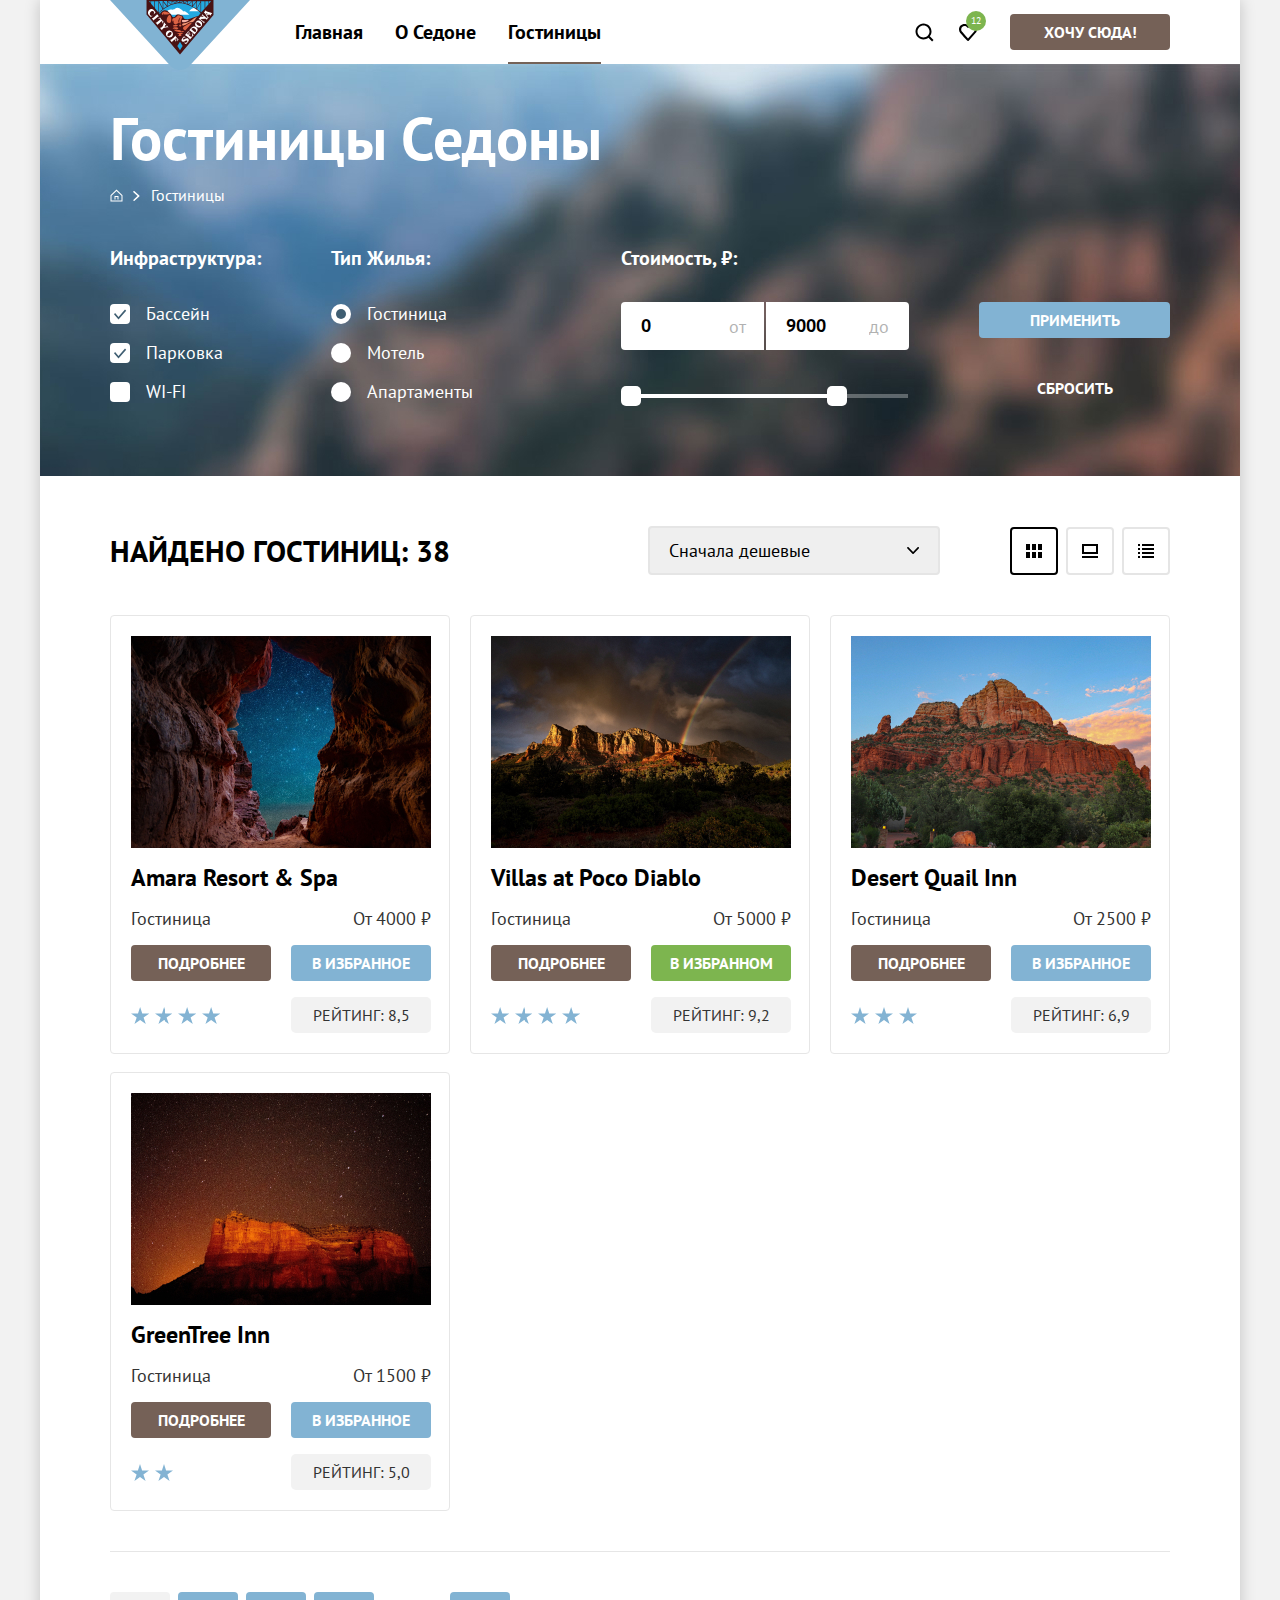
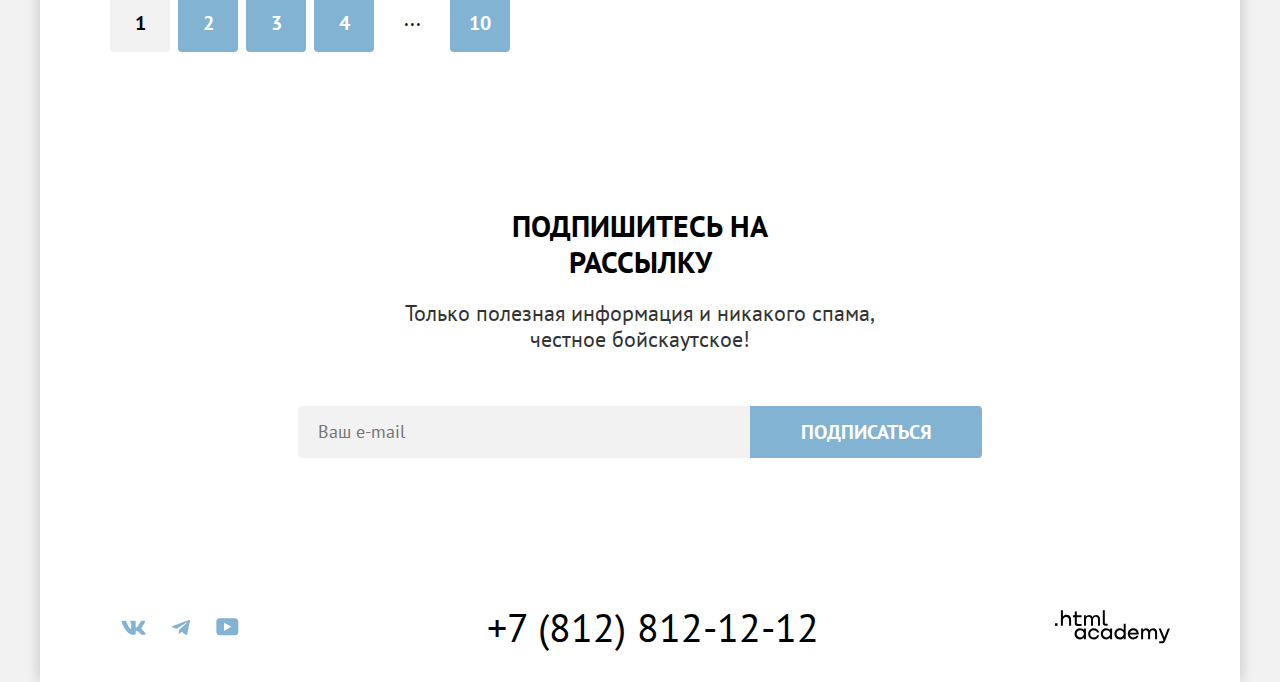
<file: 9/catalog.html>
<!DOCTYPE html>
<html lang="ru">
  <head>
    <meta charset="utf-8">
    <title>Седона: Гостиницы</title>
    <link rel="stylesheet" href="styles/styles.css">
    <link rel="icon" href="/images/favicon.svg" type="image/x-icon">
    <base href="https://htmlacademy-htmlcss.github.io/2394671-sedona-38/9/">
</head>
  <body>
    <div class="main-page-container">
    <header data-test="header" class="main-header">
      <a class="logo" href="index.html"><img src="images/logo-sedona.svg" alt="Логотип города Седона" width="140" height="70"></a>
      <nav class="main-navigation">
        <ul class="navigation-list">
          <li class="navigation-list-item">
            <a href="index.html">Главная</a>
          </li>
          <li class="navigation-list-item">
            <a href="#">О Седоне</a>
          </li>
          <li class="navigation-list-item">
            <a class="active-navigation-link">Гостиницы</a>
          </li>
        </ul>
        <ul class="navigation-user">
          <li class="navigation-user-item">
          <button class="button-search button-nav-user" type="button"><span class="visually-hidden">Поиск</span></button>
          </li>
          <li class="navigation-user-item">
            <button class="button-favorite button-nav-user" type="button"><span class="visually-hidden">Лайк</span></button>
            <span class="quantity-favorite-item">12</span>
          </li>
        </ul>
        <a class="button button-brown button-nav-size" href="#">Хочу сюда!</a>
      </nav>
    </header>
    <main class="hostels main-sticky" data-test="main">
      <section class="filter" data-test="filter">
        <h1>Гостиницы Седоны</h1>
        <header class="breadcrumbs-header">
          <ul class="breadcrumbs">
            <li class="breadcrumbs-item">
              <a class="breadcrumbs-link breadcrumbs-main-image" href="index.html"><span class="visually-hidden">Главная</span></a>
            </li>
            <li class="breadcrumbs-item">
              <a class="breadcrumbs-link">Гостиницы</a>
            </li>
          </ul>
        </header>
        <form class="sort-form" action="https://echo.htmlacademy.ru/" method="post">
            <fieldset class="catalog-filter-group">
              <legend class="catalog-filter-title">Инфраструктура:</legend>
              <ul class="catalog-filter-list">
                <li class="catalog-filter-item">
                  <label class="control control-label">
                      <input class="control-input-check visually-hidden" type="checkbox" name="Pool" checked>
                      <span class="custom-input-check"></span>
                    <span class="catalog-input-name">Бассейн</span>
                  </label>
                </li>
                <li class="catalog-filter-item">
                  <label class="control control-label">
                    <input class="control-input-check visually-hidden" type="checkbox" name="Parking" checked>
                    <span class="custom-input-check"></span>
                    <span class="catalog-input-name">Парковка</span>
                  </label>
                </li>
                <li class="catalog-filter-item">
                  <label class="control control-label">
                    <input class="control-input-check visually-hidden" type="checkbox" name="WI-FI">
                    <span class="custom-input-check"></span>
                    <span class="catalog-input-name">WI-FI</span>
                  </label>
                </li>
              </ul>
            </fieldset>
            <fieldset class="catalog-filter-group">
              <legend class="catalog-filter-title">Тип Жилья:</legend>
              <ul class="catalog-filter-list">
                <li class="catalog-filter-item">
                  <label class="control control-label">
                    <input class="control-input-check visually-hidden" type="radio" name="living-space" value="hostel" checked>
                    <span class="custom-input-check"></span>
                    <span class="catalog-input-name">Гостиница</span>
                  </label>
                </li>
                <li class="catalog-filter-item">
                  <label class="control control-label">
                    <input class="control-input-check visually-hidden" type="radio" name="living-space" value="motel">
                    <span class="custom-input-check"></span>
                    <span class="catalog-input-name">Мотель</span>
                  </label>
                </li>
                <li class="catalog-filter-item">
                  <label class="control control-label">
                    <input class="control-input-check visually-hidden" type="radio" name="living-space" value="apartments">
                    <span class="custom-input-check"></span>
                    <span class="catalog-input-name">Апартаменты</span>
                  </label>
                </li>
              </ul>
            </fieldset>
        <fieldset class="catalog-filter-slider">
          <legend class="catalog-filter-title">Стоимость, ₽:</legend>
          <label class="control control-label-size">
            <span class="control-range">от</span>
            <input class="control-input control-input-left" type="number" name="min-cost" value="0" min="0" max="9000" required>
          </label>
          <label class="control control-label-size">
            <span class="control-range">до</span>
            <input class="control-input control-input-right" type="number" name="max-cost" value="9000" min="0" max="9000" required>
          </label>
          <div class="slider-full-size">
            <div class="slider-range-size" style="left: 0; width: 206px;">
              <button class="slider slider-left" type="button"><span class="visually-hidden">Изменить минимальную цену</span></button>
              <button class="slider slider-right" type="button"><span class="visually-hidden">Изменить максимальную цену</span></button>
            </div>
          </div>
        </fieldset>
        <div class="button-sort-column">
          <button class="button button-blue button-filter-submit" type="submit">Применить</button>
          <button class="button button-clear button-filter-reset" type="reset">Сбросить</button>
        </div>
      </form>
      </section>
      <section class="hostel-info" data-test="catalog">
				<header class="header-hotel">
        <h2 class="visually-hidden">Список гостиниц</h2>
        <b class="hostel-quantity title-two">Найдено гостиниц: 38</b>
        <select class="sorting">
          <option class="sorting-item">Сначала дешевые</option>
          <option class="sorting-item">Сначала дорогие</option>
          <option class="sorting-item">Сначала популярные</option>
        </select>
        <ul class="position-list">
          <li class="position-item">
            <a class="card-position-button card-position-card card-position-button-active" href="#"><span class="visually-hidden">Показать карточки</span></a>
          </li>
          <li class="position-item">
            <a class="card-position-button card-position-slide" href="#"><span class="visually-hidden">Показать Слайд</span></a>
          </li>
          <li class="position-item">
            <a class="card-position-button card-position-list" href="#"><span class="visually-hidden">Показать Список</span></a>
          </li>
        </ul>
				</header>
        <ul class="hostel-list">
          <li class="hotel-item">
            <a href="#"><img src="images/hotel-images/amara-resort-spa.jpg" alt="видно звездное небо сквозь горы" width="300" height="212"></a>
            <a class="hotel-item-link" href="#"><h3 class="hotel-item-title">Amara Resort & Spa</h3></a>
            <p class="hotel-type">Гостиница</p>
            <p class="hotel-price">От 4000 ₽</p>
            <a class="button button-brown button-more-size" href="#">подробнее</a>
            <button class="button button-blue button-favorite-size" type="button">в избранное</button>
						<p class="stars stars-4">
							<span class="visually-hidden">4 звезды</span>
						</p>
            <p class="hotel-rating">Рейтинг: 8,5</p>
          </li>
          <li class="hotel-item">
            <a href="#"><img src="images/hotel-images/villas-at-poco-diablo.jpg" alt="Надвигаются тучи над горой" width="300" height="212"></a>
            <a class="hotel-item-link" href="#"><h3 class="hotel-item-title">Villas at Poco Diablo</h3></a>
            <p class="hotel-type">Гостиница</p>
            <p class="hotel-price">От 5000 ₽</p>
            <a class="button button-brown button-more-size" href="#">подробнее</a>
            <button class="button button-green button-selected-size" type="button">в избранном</button>
						<p class="stars stars-4">
							<span class="visually-hidden">4 звезды</span>
						</p>
            <p class="hotel-rating">Рейтинг: 9,2</p>
          </li>
          <li class="hotel-item">
            <a href="#"><img src="images/hotel-images/desert-quail-inn.jpg" alt="Высокая степная гора" width="300" height="212"></a>
            <a class="hotel-item-link" href="#" ><h3 class="hotel-item-title">Desert Quail Inn</h3></a>
            <p class="hotel-type">Гостиница</p>
            <p class="hotel-price">От 2500 ₽</p>
            <a class="button button-brown button-more-size" href="#">подробнее</a>
            <button class="button button-blue button-favorite-size" type="button">в избранное</button>
						<p class="stars stars-3">
							<span class="visually-hidden">3 звезды</span>
						</p>
            <p class="hotel-rating">Рейтинг: 6,9</p>
          </li>
          <li class="hotel-item">
            <a href="#"><img src="images/hotel-images/greentree-inn.jpg" alt="Гора отсвечивает оранжевым цветом под звездным небом" width="300" height="212"></a>
            <a class="hotel-item-link" href="#"><h3 class="hotel-item-title">GreenTree Inn</h3></a>
            <p class="hotel-type">Гостиница</p>
            <p class="hotel-price">От 1500 ₽</p>
            <a class="button button-brown button-more-size" href="#">подробнее</a>
            <button class="button button-blue button-favorite-size" type="button">в избранное</button>
						<p class="stars stars-2">
							<span class="visually-hidden">2 звезды</span>
						</p>
            <p class="hotel-rating">Рейтинг: 5,0</p>
          </li>
        </ul>
        <ul class="pagination">
          <li class="pagination-item">
            <a class="pagination-link pagination-size-number pagination-active-link" href="#">1</a>
          </li>
          <li class="pagination-item">
            <a class="pagination-link pagination-size-number pagination-item-hover" href="#">2</a>
          </li>
          <li class="pagination-item">
            <a class="pagination-link pagination-size-number pagination-item-hover" href="#">3</a>
          </li>
          <li class="pagination-item">
            <a class="pagination-link pagination-size-number pagination-item-hover" href="#">4</a>
          </li>
          <li class="pagination-item">
            <a class="pagination-link emptiness-link">...</a>
          </li>
          <li class="pagination-item">
            <a class="pagination-link pagination-size-numbers pagination-item-hover" href="#">10</a>
          </li>
        </ul>
      </section>
      <section class="subscribe subscribe-catalog" data-test="subscribe">
        <h2 class="title-two">Подпишитесь на рассылку</h2>
        <p class="subtitle-two">Только полезная информация и никакого спама, честное бойскаутское!</p>
        <form class="subscribe-form" action="https://echo.htmlacademy.ru/" method="post">
          <input class="input-subscribe-size" type="email" name="email" placeholder="Ваш e-mail">
          <button class="button button-blue button-subscribe-size" type="submit">Подписаться</button>
        </form>
      </section>
    </main>
    <footer class="main-footer" data-test="footer">
      <ul class="footer-nav">
        <li>
          <a class="footer-nav-item-link" href="https://vk.com/htmlacademy">
            <span class="visually-hidden">Вконтакте</span>
            <svg class="vkontakte" aria-hidden="true" focusable="false" width="25" height="15" viewBox="0 0 25 15" fill="none" xmlns="http://www.w3.org/2000/svg">
              <g>
              <path fill-rule="evenodd" clip-rule="evenodd" d="M24.1164 1.80445C24.2824 1.25845 24.1164 0.856445 23.3214 0.856445H20.6964C20.0284 0.856445 19.7204 1.20345 19.5534 1.58645C19.5534 1.58645 18.2184 4.78245 16.3274 6.85845C15.7154 7.46045 15.4374 7.65145 15.1034 7.65145C14.9364 7.65145 14.6854 7.46045 14.6854 6.91345V1.80445C14.6854 1.14845 14.5014 0.856445 13.9454 0.856445H9.81738C9.40038 0.856445 9.14938 1.16045 9.14938 1.44945C9.14938 2.07045 10.0954 2.21445 10.1924 3.96245V7.76045C10.1924 8.59345 10.0394 8.74444 9.70538 8.74444C8.81538 8.74444 6.65038 5.53345 5.36538 1.85945C5.11638 1.14445 4.86438 0.856445 4.19338 0.856445H1.56638C0.816382 0.856445 0.666382 1.20345 0.666382 1.58645C0.666382 2.26845 1.55638 5.65645 4.81138 10.1374C6.98138 13.1974 10.0364 14.8564 12.8194 14.8564C14.4884 14.8564 14.6944 14.4884 14.6944 13.8534V11.5404C14.6944 10.8034 14.8524 10.6564 15.3814 10.6564C15.7714 10.6564 16.4384 10.8484 17.9964 12.3234C19.7764 14.0724 20.0694 14.8564 21.0714 14.8564H23.6964C24.4464 14.8564 24.8224 14.4884 24.6064 13.7604C24.3684 13.0364 23.5184 11.9854 22.3914 10.7384C21.7794 10.0284 20.8614 9.26345 20.5824 8.88045C20.1934 8.38945 20.3044 8.17044 20.5824 7.73345C20.5824 7.73345 23.7824 3.30745 24.1154 1.80445H24.1164Z"/>
              </g>
            </svg>
          </a>
        </li>
        <li>
          <a class="footer-nav-item-link" href="https://t.me/htmlacademy ">
            <svg class="telegram" aria-hidden="true" focusable="false" width="18" height="17" viewBox="0 0 18 17" fill="none" xmlns="http://www.w3.org/2000/svg">
              <g>
              <path id="Vector" d="M16.785 0.955705L0.840489 7.1042C-0.247661 7.54126 -0.241365 8.14828 0.640845 8.41897L4.73445 9.69597L14.2058 3.72014C14.6537 3.44766 15.0629 3.59424 14.7265 3.89281L7.05283 10.8183H7.05103L7.05283 10.8192L6.77045 15.0387C7.18413 15.0387 7.36669 14.8489 7.59871 14.625L9.58705 12.6915L13.7229 15.7464C14.4855 16.1664 15.0332 15.9506 15.2229 15.0405L17.9379 2.2453C18.2158 1.13107 17.5126 0.626562 16.785 0.955705Z" />
              </g>
            </svg>
            <span class="visually-hidden">Телеграм</span>
          </a>
        </li>
        <li>
          <a class="footer-nav-item-link" href="https://www.youtube.com/user/htmlacademyru">
            <span class="visually-hidden">Ютуб</span>
            <svg class="youtube" aria-hidden="true" focusable="false" width="23" height="18" viewBox="0 0 23 18" fill="none" xmlns="http://www.w3.org/2000/svg">
              <g id="Social">
              <path d="M18.9402 0.356445H3.50738C1.64668 0.356445 0.333252 1.9502 0.333252 3.75645V13.8502C0.333252 15.7627 1.64668 17.3564 3.50738 17.3564H19.1591C20.8009 17.3564 22.3333 15.7627 22.3333 13.9564V3.75645C22.1143 1.9502 20.8009 0.356445 18.9402 0.356445ZM7.99494 12.8939V4.81894L15.3283 8.85645L7.99494 12.8939Z"/>
              </g>
            </svg>
          </a>
        </li>
      </ul>
      <address class="address-footer">
        <a href="tel:+78128121212">+7 (812) 812-12-12</a>
      </address>
      <a class="logo-footer" href="https://htmlacademy.ru/">
        <svg class="logo-footer-academy" width="115" height="34" viewBox="0 0 115 34" fill="none" xmlns="http://www.w3.org/2000/svg">
          <path d="M0 13.2564V15.8564H2.5V13.2564H0Z"/>
          <path d="M11.6 4.85645C10 4.85645 8.8 5.55645 8 6.55645H7.9V0.356445H5.9V15.8564H7.9V10.5564C7.9 8.45645 9.2 6.95645 11.2 6.95645C13 6.95645 14.1 8.35645 14.1 10.1564V15.8564H16.1V9.75644C16.2 6.75644 14.3 4.85645 11.6 4.85645Z" />
          <path d="M26.6 5.15645H21.8V1.45645H19.8V5.25645H17.9V7.25645H19.8V13.2564C19.8 14.9564 20.8 15.9564 22.5 15.9564H26.6V13.9564H22.9C22.2 13.9564 21.8 13.5564 21.8 12.8564V7.15645H26.6V5.15645Z" />
          <path d="M41.1 4.95645C39.5 4.95645 38.2 5.75644 37.6 7.05645H37.5C36.9 5.85645 35.7 4.95645 34.1 4.95645C32.7 4.95645 31.6 5.75645 31 6.75645H30.9V5.15645H29V15.7564H31V10.3564C31 8.35645 32 6.85645 33.6 6.85645C35.1 6.85645 36 7.85645 36 9.45645V15.7564H38V10.1564C38 7.75645 39.4 6.85645 40.6 6.85645C42.1 6.85645 43 7.85645 43 9.45645V15.7564H45V9.25644C45.1 6.75644 43.6 4.95645 41.1 4.95645Z" />
          <path d="M47.8 13.0564C47.8 14.7564 48.8 15.7564 50.6 15.7564H52.6V13.7564H50.9C50.2 13.7564 49.8 13.3564 49.8 12.6564V0.356445H47.8V13.0564Z" />
          <path d="M28.9 20.0564C28 18.9564 26.7 18.2564 25 18.2564C21.9 18.2564 19.6 20.5564 19.6 23.8564C19.6 27.1564 21.9 29.4564 25 29.4564C26.8 29.4564 28 28.6564 28.8 27.5564H28.9V29.1564H30.9V18.5564H28.9V20.0564ZM25.3 27.4564C23.1 27.4564 21.7 25.8564 21.7 23.8564C21.7 21.8564 23.1 20.2564 25.3 20.2564C27.5 20.2564 28.9 21.8564 28.9 23.8564C28.9 25.7564 27.5 27.4564 25.3 27.4564Z" />
          <path d="M44.2 22.3564C43.7 19.9564 41.6 18.2564 38.8 18.2564C35.4 18.2564 33.2 20.7564 33.2 23.8564C33.2 26.9564 35.4 29.4564 38.8 29.4564C41.6 29.4564 43.7 27.6564 44.2 25.2564H42.1C41.7 26.5564 40.4 27.5564 38.8 27.5564C36.6 27.5564 35.2 25.9564 35.2 23.9564C35.2 21.9564 36.6 20.3564 38.8 20.3564C40.4 20.3564 41.6 21.3564 42.1 22.5564H44.2V22.3564Z" />
          <path d="M55.1 20.0564C54.2 18.9564 52.9 18.2564 51.2 18.2564C48.1 18.2564 45.8 20.5564 45.8 23.8564C45.8 27.1564 48.1 29.4564 51.2 29.4564C53 29.4564 54.2 28.6564 55 27.5564H55.1V29.1564H57.1V18.5564H55.1V20.0564ZM51.5 27.4564C49.3 27.4564 47.9 25.8564 47.9 23.8564C47.9 21.8564 49.3 20.2564 51.5 20.2564C53.7 20.2564 55.1 21.8564 55.1 23.8564C55.1 25.7564 53.6 27.4564 51.5 27.4564Z" />
          <path d="M68.7 20.1564C67.8 19.0564 66.5 18.2564 64.8 18.2564C61.7 18.2564 59.4 20.5564 59.4 23.8564C59.4 27.1564 61.6 29.4564 64.8 29.4564C66.5 29.4564 67.8 28.6564 68.6 27.6564H68.7V29.1564H70.7V13.7564H68.7V20.1564ZM65.1 27.4564C62.9 27.4564 61.5 25.8564 61.5 23.8564C61.5 21.8564 62.9 20.2564 65.1 20.2564C67.3 20.2564 68.7 21.8564 68.7 23.8564C68.6 25.8564 67.2 27.4564 65.1 27.4564Z" />
          <path d="M78.3 18.2564C75 18.2564 72.8 20.7564 72.8 23.8564C72.8 26.8564 74.9 29.4564 78.3 29.4564C80.8 29.4564 82.8 28.1564 83.5 25.8564H81.4C80.9 26.8564 79.8 27.4564 78.4 27.4564C76.5 27.4564 75.1 26.1564 75 24.5564H83.8C84 20.9564 81.8 18.2564 78.3 18.2564ZM78.3 20.1564C80 20.1564 81.3 21.1564 81.6 22.7564H75.1C75.4 21.2564 76.6 20.1564 78.3 20.1564Z" />
          <path d="M98.2 18.2564C96.6 18.2564 95.3 19.0564 94.6 20.2564H94.5C93.9 19.0564 92.7 18.2564 91.1 18.2564C89.7 18.2564 88.6 18.9564 88 20.0564V18.5564H86.1V29.1564H88.1V23.7564C88.1 21.7564 89.1 20.3564 90.7 20.2564C92.2 20.2564 93.1 21.2564 93.1 22.8564V29.1564H95.1V23.5564C95.1 21.1564 96.5 20.2564 97.7 20.2564C99.2 20.2564 100.1 21.2564 100.1 22.8564V29.1564H102.1V22.6564C102.2 20.0564 100.7 18.2564 98.2 18.2564Z" />
          <path d="M109.4 27.3564L105.8 18.4564H103.6L108.4 30.0564C108.1 30.9564 107.7 31.2564 106.7 31.2564H104.2V33.2564H106.7C108.5 33.2564 109.5 32.4564 110.2 30.6564L114.9 18.4564H112.8L109.4 27.3564Z" />
          </svg>
        <span class="visually-hidden">логотип html academy</span>
      </a>
    </footer>
    </div>
  </body>
</html>
</file>
<file: styles/styles.css>
@font-face {
  font-family: "PT Sans";
  font-weight: 400;
  font-style: normal;
  src: url("../fonts/ptsans-400.woff2") format("woff2");
  font-display: swap;
}

@font-face {
  font-family: "PT Sans";
  font-weight: 700;
  font-style: normal;
  src: url("../fonts/ptsans-700.woff2") format("woff2");
  font-display: swap;
}

html {
  height: 100%;
}

body {
  font-family: "PT Sans", sans-serif;
  font-size: 18px;
  line-height: 21px;
  color: #333333;
  background-color: #f2f2f2;
  margin: 0;
  height: 100%;
  min-width: 1280px;
}

.main-header {
  display: flex;
  padding-right: 70px;
  padding-left: 70px;
}

.logo {
  margin-right: 29px;
  min-width: 140px;
}


.logo img {
  position: relative;
  margin-bottom: -10px;
  object-fit: contain;
}

.main-navigation {
  flex-grow: 1;
  display: flex;
  align-items: flex-start;
}

.navigation-list {
  margin: 0;
  padding: 0;
  display: flex;
  list-style: none;
  margin-right: auto;
  flex-wrap: wrap;
}

.navigation-user {
  list-style: none;
  margin: 0;
  margin-right: 20px;
  margin-left: 10px;
  padding: 0;
  display: flex;
  flex-wrap: wrap;
  justify-content: flex-end;
}

.navigation-user-item {
  position: relative;
}

.quantity-favorite-item {
  font-size: 10px;
  line-height: 10px;
  color: #ffffff;
  background-color: #7db54f;
  min-width: 20px;
  max-width: 30px;
  height: 20px;
  border-radius: 10px;
  position: absolute;
  display: flex;
  justify-content: center;
  align-items: center;
  padding-left: 2px;
  padding-right: 2px;
  box-sizing: border-box;
  top: 11px;
  left: 20px;
  overflow: hidden;
}

.button-nav-user {
  width: 44px;
  height: 64px;
  background-color: #ffffff;
  border: none;
  background-repeat: no-repeat;
  padding: 22px 12px;
  background-position: center;
  margin: 0;
  cursor: pointer;
}

.button-nav-user:hover {
  opacity: 0.7;
}

.button-nav-user:focus-visible {
  opacity: 0.6;
}

.button-nav-user:active {
  opacity: 0.3;
}

.button-favorite {
  background-image: url("../images/button-favorite.svg");
}

.button-search {
  background-image: url("../images/button-search.svg");
}

.main-page-container {
  width: 1200px;
  margin: 0 auto;
  background-color: #ffffff;
  box-shadow: 0 0 15px 0 rgba(0, 0, 0, 0.2);
  min-height: 100%;
  display: flex;
  flex-direction: column;
}

.navigation-list-item {
  padding: 0 16px;
}

.navigation-list-item a:hover {
  color: #82b3d3;
}

.navigation-list-item a:focus-visible {
  color: #82b3d3;
}

.navigation-list-item a:active {
  color: rgba(130, 179, 211, 0.3);
}

.active-navigation-link {
  position: relative;
}

.active-navigation-link::after {
  content: "";
  position: absolute;
  width: 100%;
  height: 2px;
  background-color: #756257;
  bottom: 0;
  left: 0;
}

.navigation-list-item a {
  font-size: 20px;
  line-height: 24px;
  font-weight: 700;
  text-decoration: none;
  color: #000000;
  padding: 20px 0;
  display: block;
}

.button {
  font-family: "PT Sans", sans-serif;
  font-size: 16px;
  line-height: 20px;
  font-weight: 700;
  text-transform: uppercase;
  text-decoration: none;
  color: #ffffff;
  border: none;
}

.button:hover {
  cursor: pointer;
}

.button-brown {
  background-color: #756157;
}

.button-brown:hover,
.button-brown:focus-visible {
  background-color: #615048;
}

.button-brown:active {
  color: rgba(255, 255, 255, 0.3);
  background-color: #756157;
}

.button-brown:disabled,
.button-blue:disabled,
.button-green:disabled {
  background-color: #e5e5e5;
  color: #ffffff;
}

.button-blue {
  background-color: #82b3d3;
}

.button-blue:hover,
.button-blue:focus-visible {
  background-color: #68a2ca;
}

.button-blue:active {
  background-color: #82b3d3;
  color: rgba(255, 255, 255, 0.3);
}

.button-green {
  background-color: #7db54f;
}

.button-green:hover,
.button-green:focus-visible {
  background-color: #6c9e42;
}

.button-green:active {
  background-color: #7db54f;
  color: rgba(255, 255, 255, 0.3);
}

.button-clear {
  background-color: transparent;
}

.button-clear:hover {
  opacity: 0.6;
}

.button-clear:focus-visible {
  outline: 3px solid #83b3d3;
}

.button-clear:active {
  color: rgba(255, 255, 255, 0.3);
  outline: none;
}

.button-clear:disabled {
  opacity: 0.1;
}

.button-nav-size {
  min-width: 140px;
  width: 140px;
  padding: 8px 10px;
  text-align: center;
  border-radius: 4px;
  margin-top: 14px;
  margin-bottom: 14px;
  display: block;
}

.button-search-size {
  width: 356px;
  text-align: center;
  padding: 8px 10px;
  border-radius: 4px;
  margin-bottom: 10px;
}

.button-subscribe-size {
  width: 232px;
  line-height: 36px;
  font-size: 20px;
  border-top-right-radius: 4px;
  border-bottom-right-radius: 4px;
  padding: 5px 10px;
  min-height: 52px;
}

.button-subscribe-size:disabled {
  color: #ffffff;
  background-color: #e5e5e5;
}

.button-filter-submit {
  width: 191px;
  padding: 8px 10px;
  border-radius: 4px;
  margin: 0;
  margin-top: 56px;
  margin-bottom: 32px;
}

.button-filter-submit:disabled {
  background-color: #e5e5e5;
  color: #ffffff;
  cursor: default;
}

.button-filter-reset {
  width: 191px;
  padding: 8px 10px;
  border-radius: 4px;
  margin: 0;
}

.button-more-size {
  display: block;
  width: 120px;
  text-align: center;
  padding: 8px 10px;
  border-radius: 4px;
}

.button-favorite-size {
  width: 140px;
  padding: 8px 10px;
  border-radius: 4px;
}

.button-selected-size {
  width: 140px;
  padding: 8px 10px;
  border-radius: 4px;
}

.main-sticky {
  flex-grow: 1;
}

.hero {
  background-color: #2a373d;
  background-image: url("../images/hero-pattern.svg"), url("../images/hero-image.jpg");
  background-size: 100%, cover;
  background-repeat: no-repeat;
  background-position: bottom;
  text-align: center;
  padding-top: 51px;
  padding-bottom: 82px;
}

.advantages {
  padding-top: 69px;
}

.advantages h2 {
  margin: 0;
  margin-bottom: 25px;
  margin-left: auto;
  margin-right: auto;
  max-width: 700px;
}

.advantages .subtitle-two {
  max-width: 731px;
  margin: 0;
  margin-bottom: 90px;
  margin-left: auto;
  margin-right: auto;
}

.advantages-recreation {
  list-style: none;
  margin: 0;
  padding: 0;
  display: flex;
  flex-wrap: wrap;
}

.visually-hidden {
  position: absolute;
  width: 1px;
  height: 1px;
  margin: -1px;
  padding: 0;
  border: 0;
  clip: rect(0 0 0 0);
  overflow: hidden;
}

.hero img {
  display: block;
  margin-left: auto;
  margin-right: auto;
}

.title-two {
  color: #000000;
  font-size: 30px;
  font-weight: 700;
  line-height: 36px;
  text-transform: uppercase;
  text-align: center;
}

.subtitle-two {
  font-size: 22px;
  line-height: 26px;
  text-align: center;
}

.title-three {
  color: #000000;
  font-size: 24px;
  line-height: 28px;
  text-transform: uppercase;
  text-align: center;
}

.card-size {
  display: flex;
  flex-direction: column;
  justify-content: center;
  align-items: center;
}

.advantages-recreation-item h3 {
  padding-top: 30px;
  margin: 0;
  width: 175px;
  padding-bottom: 31px;
  margin-bottom: 30px;
  position: relative;
}

.advantages-style-default::after {
  content: "";
  width: 60px;
  height: 2px;
  position: absolute;
  background-color: rgba(0, 0, 0, 0.3);
  left: 50%;
  transform: translate(-50%);
  bottom: 0;
}

.advantages-style-alternative::after {
  content: "";
  width: 60px;
  height: 2px;
  position: absolute;
  background-color: rgba(255, 255, 255, 0.3);
  left: 50%;
  transform: translate(-50%);
  bottom: 0;
}

.alternative-style-blue {
  background-color: #82b3d3;
  color: #ffffff;
}

.alternative-style-blue h3 {
  color: #ffffff;
}

.advantages-recreation-item p {
  text-align: center;
  max-width: 240px;
  margin: 0;
  margin-bottom: 30px;
}

.alternative-style-grey {
  background-color: #f0f5f9;
}

.alternative-style-dark-grey {
  background-color: #e6f0f6;
}

.advantages-recreation-item {
  width: 400px;
  min-height: 385px;
}

.advantages-recreation-item-image-card {
  display: flex;
  width: 1200px;
}

.advantages-recreation-item-order {
  order: -1;
}

.advantages-recreation-item img {
  max-width: 800px;
  height: 100%;
  object-fit: cover;
}

.image-column {
  width: 400px;
  display: flex;
  flex-direction: column;
  align-items: center;
  justify-content: center;
}

.advantages-comfort {
  padding-top: 64px;
}

.advantages-comfort .title-two {
  max-width: 585px;
  margin: 0;
  margin-right: auto;
  margin-left: auto;
  margin-bottom: 20px;
}

.advantages-comfort .subtitle-two {
  max-width: 570px;
  margin: 0;
  margin-left: auto;
  margin-right: auto;
  margin-bottom: 64px;
}

.advantages-comfort-list {
  display: flex;
  list-style: none;
  margin: 0;
  padding: 0;
  flex-wrap: wrap;
}

.advantages-comfort-item {
  width: 400px;
  min-height: 385px;
  display: flex;
  flex-direction: column;
  align-items: center;
  padding: 40px 0;
  box-sizing: border-box;
}

.advantages-comfort-images::before {
  content: "";
  position: absolute;
  width: 75px;
  height: 80px;
  background-repeat: no-repeat;
  transform: translate(-50%);
  left: 50%;
  top: -110px;
  background-position: bottom;
}

.advantages-comfort-lodging::before {
  background-image: url("../images/lodging.svg");
}

.advantages-comfort-food::before {
  background-image: url("../images/food.svg");
}

.advantages-comfort-souvenirs::before {
  background-image: url("../images/souvenirs.svg");
  height: 82px;
}


.advantages-comfort-item .title-three {
  width: 230px;
  margin: 0;
  margin-bottom: 30px;
  margin-top: 143px;
  position: relative;
}

.advantages-comfort-item p {
  width: 230px;
  margin: 0;
  margin-left: auto;
  margin-right: auto;
  text-align: center;
}

.search {
  padding-top: 96px;
  padding-bottom: 86px;
}

.search .title-two {
  margin: 0;
  max-width: 377px;
  margin-left: auto;
  margin-right: auto;
  margin-bottom: 20px;
}

.search .subtitle-two {
  margin: 0;
  width: 592px;
  margin-left: auto;
  margin-right: auto;
  margin-bottom: 54px;
}

.search-hotel {
  font-size: 20px;
  line-height: 36px;
  font-weight: 700;
  text-transform: uppercase;
  text-decoration: none;
  color: #ffffff;
  display: block;
  margin-left: auto;
  margin-right: auto;
}

.subscribe {
  background-color: #96abb9;
  color: #ffffff;
  padding-top: 96px;
  padding-bottom: 90px;
}

.subscribe-main {
  background-image: url("../images/background-subscribe.jpg");
  background-repeat: no-repeat;
  background-size: cover;
}

.subscribe .title-two {
  color: #ffffff;
  margin: 0;
  max-width: 484px;
  margin-left: auto;
  margin-right: auto;
  margin-bottom: 20px;
}

.subscribe .subtitle-two {
  max-width: 535px;
  margin: 0;
  margin-left: auto;
  margin-right: auto;
  margin-bottom: 54px;
}

.subscribe-form {
  display: flex;
  justify-content: center;
  margin-bottom: 15px;
}

.input-subscribe-size {
  font-family: "PT Sans", sans-serif;
  font-size: 18px;
  line-height: 24px;
  width: 452px;
  padding: 14px 20px;
  border: none;
  border-radius: 4px 0 0 4px;
  background-color: #f2f2f2;
  min-height: 52px;
  box-sizing: border-box;
}

.input-subscribe-size:hover {
  background-color: #e6e6e6;
}

.input-subscribe-size:focus-visible {
  background-color: #e6e6e6;
}

.input-subscribe-size:disabled {
  background-color: #e5e5e5;
}

.main-footer {
  padding: 0 70px;
  display: flex;
  width: 1060px;
  padding-top: 40px;
  padding-bottom: 30px;
  align-items: center;
}

.footer-nav {
  padding: 0;
  margin: 0;
  display: flex;
  list-style: none;
  flex-wrap: wrap;
  min-width: 142px;
}

.footer-nav-item-link {
  display: flex;
  width: 47px;
  height: 40px;
  align-items: center;
  justify-content: center;
}

.telegram,
.youtube,
.vkontakte {
  fill: #83b3d3;
}

.footer-nav-item-link:hover .telegram,
.footer-nav-item-link:hover .youtube,
.footer-nav-item-link:hover .vkontakte,
.footer-nav-item-link:focus-visible .telegram,
.footer-nav-item-link:focus-visible .youtube,
.footer-nav-item-link:focus-visible .vkontakte {
  fill: #68a2ca;
}

.footer-nav-item-link:active .telegram,
.footer-nav-item-link:active .youtube,
.footer-nav-item-link:active .vkontakte {
  fill: rgba(104, 162, 202, 0.3);
}

.address-footer {
  font-size: 40px;
  line-height: 40px;
  text-align: center;
  margin-left: auto;
  margin-right: auto;
  margin-top: 5px;
  margin-bottom: 5px;
  padding: 0 20px;
  box-sizing: border-box;
  min-width: 720px;
}

.address-footer a {
  text-decoration: none;
  font-style: normal;
  color: #000000;
}

.address-footer a:hover,
.address-footer a:focus-visible {
  color: #756157;
}

.address-footer a:active {
  color: rgba(117, 97, 87, 0.3);
}

.logo-footer-wrapper {
  display: flex;
  flex-wrap: wrap;
  justify-content: center;
}

.logo-footer {
  display: flex;
  align-items: center;
  margin-bottom: 7px;
  margin-top: 5px;
}

.logo-footer-academy {
  fill: #000000;
}

.logo-footer:hover .logo-footer-academy,
.logo-footer:focus-visible .logo-footer-academy {
  fill: #756157;
}

.logo-footer:active .logo-footer-academy {
  fill: rgba(117, 97, 87, 0.3);
}

/* Catalog*/

.filter {
  background-color: #2b3e45;
  background-image: url("../images/background-filter.jpg");
  background-repeat: no-repeat;
  background-size: cover;
  color: #ffffff;
  padding: 35px 70px 58px 70px;
}

.filter h1 {
  font-size: 60px;
  color: #ffffff;
  line-height: 78px;
  margin: 0;
  margin-bottom: 8px;
}

.breadcrumbs {
  display: flex;
  list-style: none;
  padding: 0;
  margin: 0;
  align-items: center;
  margin-bottom: 40px;
  flex-wrap: wrap;
}

.breadcrumbs-main-image {
  background-image: url("../images/breadcrumbs-main-image.svg");
  display: block;
  width: 13px;
  height: 13px;
  margin-top: auto;
}

.breadcrumbs-main-image:hover {
  opacity: 0.7;
}

.breadcrumbs-item {
  font-size: 16px;
  line-height: 21px;
  margin-right: 28px;
  position: relative;
}

.breadcrumbs-item:last-child {
  margin-right: 0;
}

.breadcrumbs-item::after {
  content: "";
  background-image: url("../images/arrow-crumbs.svg");
  position: absolute;
  height: 10px;
  width: 7px;
  background-repeat: no-repeat;
  background-position: center;
  top: 50%;
  transform: translateY(-50%);
  right: -17px;
}

.breadcrumbs-item:last-child::after {
  content: none;
}

.breadcrumbs-link {
  text-decoration: none;
  color: #ffffff;
}

.breadcrumbs-item:not(:last-of-type) .breadcrumbs-link {
  cursor: pointer;
}

.breadcrumbs-item:last-of-type {
  cursor: default;
}

.breadcrumbs-link:hover {
  color: rgba(255, 255, 255, 0.6);
}

.breadcrumbs-link:focus-visible {
  color: #ffffff;
}

.breadcrumbs-link:active {
  color: rgba(255, 255, 255, 0.3);
}

.breadcrumbs-item:last-of-type a:hover,
.breadcrumbs-item:last-of-type a:focus-visible,
.breadcrumbs-item:last-of-type a:active {
  color: #ffffff;
}

.sort-form {
  display: flex;
  flex-wrap: wrap;
}

.catalog-filter-group {
  border: none;
  width: 150px;
  padding: 0;
  margin: 0;
  margin-right: 70px;
  margin-bottom: 15px;
}

.catalog-filter-title {
  font-size: 20px;
  line-height: 24px;
  font-weight: 700;
  margin: 0;
  padding: 0;
  margin-bottom: 32px;
}

.catalog-filter-list {
  padding: 0;
  margin: 0;
  list-style: none;
}

.catalog-filter-item {
  line-height: 23px;
  margin-bottom: 16px;
}

.catalog-filter-item:last-child {
  margin-bottom: 0;
}

.catalog-filter-slider {
  display: flex;
  flex-wrap: wrap;
  padding: 0;
  margin: 0;
  border: none;
  min-width: 288px;
  width: 288px;
  margin-bottom: 15px;
  margin-left: 71px;
}

.control-input {
  font-family: "PT Sans", sans-serif;
  color: #000000;
  font-weight: 700;
  line-height: 24px;
  font-size: 18px;
  border: none;
  box-sizing: border-box;
  padding: 12px 20px;
  padding-right: 40px;
  width: 143px;
  margin: 0;
  -moz-appearance: textfield;
}

.control-input::-webkit-inner-spin-button {
  appearance: none;
}

.control-input:focus-visible {
  outline: 2px solid #83b3d3;
}

.control-input:disabled {
  color: rgba(0, 0, 0, 0.3);
}

.button-sort-column {
  display: block;
  width: 191px;
  margin-left: 70px;
}

.control-input-left {
  border-radius: 4px 0 0 4px;
  margin-right: 2px;
}

.control-input-right {
  border-radius: 0 4px 4px 0;
  padding-right: 50px;
}

.control {
  position: relative;
}

.control-label {
  padding-left: 36px;
  display: flex;
}

.control-label:hover .custom-input-check,
.control-label:hover .catalog-input-name {
  opacity: 0.6;
}

.control-input-check:focus-visible + .custom-input-check {
  outline: 3px solid #83b3d3;
}

.control-label:active {
  opacity: 0.3;
}

.control-input-check {
  appearance: none;
  display: block;
  margin: 0;
}

.control-input-check[type="checkbox"]:checked + .custom-input-check {
  background-image: url("../images/tick-checkbox.svg");
}

.control-input-check[type="radio"] + .custom-input-check {
  border-radius: 50%;
}

.control-input-check[type="radio"]:checked + .custom-input-check::after {
  content: "";
  background-color: #3f5e72;
  width: 10px;
  height: 10px;
  position: absolute;
  left: 50%;
  top: 50%;
  border-radius: 50%;
  transform: translate(-50%, -50%);
}

.custom-input-check {
  width: 20px;
  height: 20px;
  background-color: #ffffff;
  display: block;
  position: absolute;
  top: 50%;
  left: 0;
  transform: translateY(-50%);
  border-radius: 4px;
}

.control-label-size {
  margin-bottom: 36px;
  height: 48px;
}

.control-range {
  opacity: 0.3;
  color: #000000;
  position: absolute;
  right: 20px;
  top: 14px;
  max-width: 100%;
  max-height: 100%;
  overflow: hidden;
}

.control-range-size-left {
  right: 22px;
}

.slider-full-size {
  width: 287px;
  height: 4px;
  background-color: rgba(255, 255, 255, 0.3);
  position: relative;
}

.slider-range-size {
  position: absolute;
  height: 4px;
  width: 206px;
  background-color: #ffffff;
  margin-left: 10px;
  margin-right: 10px;
  max-width: 267px;
  margin-top: 1px;
}

.slider {
  border: none;
  width: 20px;
  height: 20px;
  border-radius: 5px;
  background-color: #ffffff;
  cursor: pointer;
  position: absolute;
}

.slider:hover {
  box-shadow: 0 0 10px 3px rgba(0, 0, 0, 0.2);
}

.slider:focus-visible {
  outline: 3px solid #83b3d3;
  box-shadow: 0 0 10px 3px rgba(0, 0, 0, 0.2);
}

.slider:active {
  outline: 2px solid #83b3d3;
  box-shadow: 0 0 10px 3px rgba(0, 0, 0, 0.2);
}

.slider-left {
  left: 0;
  top: 2px;
  transform: translate(-50%, -50%);
}

.slider-right {
  right: 0;
  top: 2px;
  transform: translate(50%, -50%);
}

.sorting {
  font-family: "PT Sans", sans-serif;
  color: #333333;
  font-size: 18px;
  line-height: 21px;
  padding-left: 19px;
  padding-right: 43px;
  width: 292px;
  min-width: 292px;
  height: 49px;
  border: 2px solid #e5e5e5;
  border-radius: 4px;
  margin-left: auto;
  appearance: none;
  position: relative;
  background-image: url("../images/catalog-sorting-tick.svg");
  background-repeat: no-repeat;
  background-position: center right 19px;
  background-color: transparent;
}

.sorting:hover {
  border: 2px solid #68a2ca;
}

.sorting:focus-visible {
  border: 2px solid #68a2ca;
  outline: none;
}

.sorting:disabled {
  border: 2px solid rgba(0, 0, 0, 0.3);
  background-image: url("../images/catalog-sorting-tick-disabled.svg");
  background-repeat: no-repeat;
  background-position: center right 20px;
}

.hostel-info {
  background: #ffffff;
  padding: 50px 70px 60px 70px;
}

.header-hotel {
  display: flex;
  align-items: center;
  flex-wrap: wrap;
}

.hostel-info .title-two {
  max-width: 500px;
  margin-right: 20px;
  min-width: 338px;
}


.position-list {
  padding: 0;
  margin: 0;
  list-style: none;
  display: flex;
  align-items: start;
  gap: 8px;
  margin-left: 70px;
  max-width: 272px;
  min-width: 160px;
  flex-wrap: wrap;
  justify-content: flex-end;
}

.card-position-button {
  display: block;
  width: 48px;
  height: 48px;
  padding: 14px 12px;
  border: 2px solid #e5e5e5;
  border-radius: 4px;
  box-sizing: border-box;
}

.card-position-button:hover {
  border: 2px solid #000000;
}

.card-position-button:focus-visible {
  border: 2px solid #68a2ca;
  outline: none;
}

.card-position-button:active {
  border: 2px solid #000000;
}

.card-position-button-active {
  border: 2px solid #000000;
}

.card-position-card {
  background-image: url("../images/card-position/card-position-card.svg");
  background-repeat: no-repeat;
  background-position: center;
}

.card-position-slide {
  background-image: url("../images/card-position/card-position-slide.svg");
  background-repeat: no-repeat;
  background-position: center;
}

.card-position-list {
  background-image: url("../images/card-position/card-position-list.svg");
  background-repeat: no-repeat;
  background-position: center;
}

.hostel-list {
  margin: 0;
  padding: 0;
  list-style: none;
  padding-top: 40px;
  padding-bottom: 40px;
  border-bottom: 1px solid #e6e6e6;
  margin-bottom: 40px;
  display: grid;
  grid-template-columns: repeat(3, 340px);
  row-gap: 18px;
  column-gap: 20px;
}

.hotel-item {
  padding: 20px;
  border: 1px solid #e6e6e6;
  width: 340px;
  box-sizing: border-box;
  border-radius: 4px;
  display: grid;
  grid-template-columns: 140px 140px;
  grid-template-rows: 212px 1fr;
  gap: 16px 20px;
}

.hotel-item-image-link {
  grid-column: 1 / 3;
}

.hotel-item-image {
  vertical-align: bottom;
}

.hotel-item-title {
  font-size: 24px;
  line-height: 28px;
  color: #000000;
  margin: 0;
  margin-bottom: auto;
  display: inline;
}

.hotel-item-link:hover .hotel-item-title {
  color: #82b3d3;
}

.hotel-item-link:focus-visible .hotel-item-title {
  color: #82b3d3;
}

.hotel-item-link {
  text-decoration: none;
  grid-column: 1 / 3;
}

.hotel-type {
  margin: 0;
}

.hotel-price {
  margin: 0;
  justify-self: end;
}

.hotel-rating {
  font-size: 16px;
  line-height: 20px;
  text-transform: uppercase;
  background-color: #f2f2f2;
  text-align: center;
  margin: 0;
  width: 120px;
  padding: 8px 10px;
  border-radius: 5px;
}

.stars {
  background-image: url("../images/star.svg");
  background-repeat: space;
  width: 18px;
  height: 17px;
  margin: 0;
  align-self: center;
}

.stars-2 {
  background-image: url("../images/star.svg");
  background-repeat: space;
  width: 42px;
  height: 17px;
}

.stars-3 {
  background-image: url("../images/star.svg");
  background-repeat: space;
  width: 66px;
  height: 17px;
}

.stars-4 {
  background-image: url("../images/star.svg");
  background-repeat: space;
  width: 89px;
  height: 17px;
}

.stars-5 {
  background-image: url("../images/star.svg");
  background-repeat: space;
  width: 107px;
  height: 17px;
}

.pagination {
  list-style: none;
  margin: 0;
  padding: 0;
  display: flex;
  gap: 8px;
  flex-wrap: wrap;
}

.pagination-link {
  font-size: 20px;
  font-weight: 700;
  line-height: 36px;
  text-decoration: none;
  color: #ffffff;
  background-color: #82b3d3;
  display: inline-block;
  min-width: 60px;
  min-height: 60px;
  text-align: center;
  padding: 10px 5px;
  border: 1px solid transparent;
  box-sizing: border-box;
}

.pagination-item-hover:hover,
.pagination-item-hover:focus-visible {
  background-color: #68a2ca;
  border: 1px solid #82b3d3;
  box-sizing: border-box;
}

.pagination-item-hover:active {
  opacity: 0.7;
}

.pagination-size-number {
  border-radius: 4px;
}

.pagination-size-numbers {
  border-radius: 4px;
}

.pagination-active-link {
  color: #000000;
  background-color: #f2f2f2;
}

.emptiness-link {
  font-size: 22px;
  line-height: 26px;
  color: #000000;
  font-weight: 400;
  background-color: transparent;
  padding-top: 15px;
}

.subscribe-catalog {
  background-color: #ffffff;
  color: #333333;
}

.subscribe-catalog .title-two {
  color: #000000;
}

.modal-container {
  position: fixed;
  left: 0;
  top: 0;
  display: flex;
  height: 100%;
  width: 100%;
  background-color: rgba(242, 242, 242, 0.8);
}

.modal-container-disabled {
  display: none;
}


.modal-window {
  width: 717px;
  min-height: 576px;
  background-color: #ffffff;
  box-shadow: 0 25px 50px 0 rgba(0, 0, 0, 0.15);
  margin: auto;
  position: relative;
  box-sizing: border-box;
  padding: 64px 70px;
  border-radius: 30px;
}

.title-modal {
  text-align: left;
  margin: 0;
  margin-bottom: 64px;
}

.close-button {
  position: absolute;
  width: 53px;
  height: 53px;
  background-color: #f2f2f2;
  display: flex;
  align-items: center;
  justify-content: center;
  border: none;
  border-radius: 50%;
  top: 64px;
  right: 52px;
}

.close-button:hover {
  background-color: #e6e6e6;
}

.close-button:focus-visible {
  outline: 3px solid #83b3d3;
  background-color: #e6e6e6;
}

.close-button:active .close-cross {
  opacity: 0.3;
}

.data-settlement {
  display: grid;
  grid-template-columns: 248px 241px;
  column-gap: 87px;
  row-gap: 23px;
}

.date-of-arrival-label {
  grid-column: 1 / -1;
  display: flex;
  justify-content: space-between;
}

.departure-date-container {
  grid-column: 1 / -1;
  display: flex;
  justify-content: space-between;
}


.date-finding-text {
  font-size: 20px;
  line-height: 24px;
  font-weight: 700;
  color: #000000;
  margin-top: 12px;
  cursor: pointer;
  max-width: 120px;
}

.date-finding-input {
  font-family: "PT Sans", sans-serif;
  font-size: 18px;
  line-height: 24px;
  font-weight: 700;
  color: #000000;
  width: 440px;
  border-radius: 4px;
  border: none;
  height: 48px;
  padding-left: 20px;
  padding-right: 52px;
  box-sizing: border-box;
  background-image: url("../images/calendar-image.svg");
  background-repeat: no-repeat;
  background-position: top 14px right 20px;
}

.date-finding-input:hover {
  background-color: #e6e6e6;
}

.date-finding-input:focus-visible {
  background-color: #e6e6e6;
  outline: 3px solid #83b3d3;
}

.date-finding-input:disabled {
  color: rgba(0, 0, 0, 0.3);
}

.warning-text {
  font-size: 16px;
  line-height: 21px;
  color: #ff5757;
  margin: 4px 20px 0 20px;
}

.successful-text {
  font-size: 16px;
  line-height: 21px;
  color: #333333;
  margin: 4px 20px 0 20px;
}

.modal-color-form {
  background-color: #f2f2f2;
}


.tooltip {
  position: absolute;
  width: 26px;
  height: 26px;
}

.tooltip-toggle {
  width: 26px;
  height: 26px;
  border-radius: 50%;
  border: none;
  display: block;
  background-color: #83b3d3;
  background-image: url("../images/tooltip-toggle-svg.svg");
  background-repeat: no-repeat;
  background-position: center;
  cursor: pointer;
}

.tooltip-text {
  font-size: 16px;
  line-height: 20px;
  width: 256px;
  min-height: 143px;
  font-weight: 400;
  box-sizing: border-box;
  padding: 19px 18px 18px 22px;
  color: #ffffff;
  background-color: #333333;
  border-radius: 10px;
  box-shadow: 0 15px 30px 0 rgba(0, 0, 0, 0.3);
  position: absolute;
  top: 100%;
  right: 50%;
  transform: translateX(50%);
  margin-top: 15px;
  display: none;
}

.tooltip-toggle:hover + .tooltip-text,
.tooltip-toggle:focus + .tooltip-text {
  display: block;
}

.tooltip-text::before {
  content: "";
  background-image: url("../images/triangle-tooltip.svg");
  width: 19px;
  height: 9px;
  position: absolute;
  top: -9px;
  left: 50%;
  transform: translateX(-50%);
}

.how-many-people-wrapper {
  display: flex;
  justify-content: space-between;
}

.tooltip-wrapper {
  margin-top: 12px;
}

.date-finding-text-children {
  margin-right: 10px;
}

.how-many-people-container {
  display: flex;
  margin-left: 26px;
}

.number-people {
  font-family: "PT Sans", sans-serif;
  font-size: 18px;
  line-height: 20px;
  font-weight: 700;
  border: none;
  width: 31px;
  height: 48px;
  text-align: center;
  padding: 0;
  -moz-appearance: textfield;
}

.number-people::-webkit-inner-spin-button {
  appearance: none;
}

.number-people:disabled {
  color: rgba(0, 0, 0, 0.3);
}

.modal-submit {
  width: 577px;
  font-size: 20px;
  line-height: 24px;
  margin-top: 25px;
  min-height: 60px;
  background-color: #83b3d3;
  border-radius: 10px;
  box-sizing: border-box;
  grid-column: 1 / -1;
  padding-left: 10px;
  padding-right: 10px;
}

.quantity-change-button {
  width: 40px;
  height: 48px;
  border: none;
  position: relative;
}

.remove-people {
  border-radius: 4px 0 0 4px;
  cursor: pointer;
}

.remove-people:hover .remove-people-svg {
  fill: #000000;
}

.remove-people:active .remove-people-svg {
  fill: rgba(117, 97, 87, 0.3);
}

.how-people-button-svg:focus-visible::after {
  display: block;
}

.how-people-button-svg:focus-visible {
  outline: none;
}

.how-people-button-svg:focus-visible .remove-people-svg {
  fill: rgba(0, 0, 0, 1);
}

.how-people-button-svg:focus-visible .add-people-svg {
  fill: rgba(0, 0, 0, 1);
}

.add-people:hover .add-people-svg {
  fill: #000000;
}

.add-people:active .add-people-svg {
  fill: rgba(117, 97, 87, 0.3);
}

.add-people {
  border-radius: 0 4px 4px 0;
  cursor: pointer;
}

.remove-people-svg {
  text-align: center;
  vertical-align: middle;
  fill: rgba(117, 97, 87, 0.3);
}

.how-people-button-svg::after {
  content: "";
  width: 20px;
  height: 20px;
  background-color: transparent;
  position: absolute;
  outline: 3px solid #82b3d3;
  border-radius: 4px;
  left: 50%;
  top: 50%;
  transform: translate(-52%, -47%);
  box-sizing: border-box;
  display: none;
}

.add-people-svg {
  text-align: center;
  vertical-align: middle;
  fill: rgba(117, 97, 87, 0.3);
}
</file>
<file: 6/styles/styles.css>
@font-face {
  font-family: "PT Sans";
  font-weight: 400;
  font-style: normal;
  src: url("../fonts/ptsans-400.woff2") format("woff2");
  font-display: swap;
}

@font-face {
  font-family: "PT Sans";
  font-weight: 700;
  font-style: normal;
  src: url("../fonts/ptsans-700.woff2") format("woff2");
  font-display: swap;
}

html {
  height: 100%;
}

body {
  font-family: "PT Sans", sans-serif;
  font-size: 18px;
  line-height: 21px;
  color: #333333;
  background-color: #f2f2f2;
  margin: 0;
  height: 100%;
}

.main-header {
  display: flex;
  padding-right: 70px;
  padding-left: 70px;
}

.logo {
  margin-right: 30px;
}

.logo img {
  position: relative;
  margin-bottom: -10px;
}

.main-navigation {
  flex-grow: 1;
  display: flex;
  align-items: center;
}

.navigation-list {
  margin: 0;
  padding: 0;
  display: flex;
  list-style: none;
  margin-right: auto;
  flex-wrap: wrap;
}

.navigation-user {
  list-style: none;
  margin-right: 20px;
  padding: 0;
  display: flex;
}

.main-page-container {
  width: 1200px;
  margin: 0 auto;
  background-color: #ffffff;
  box-shadow: 0 0 15px 0 rgba(0, 0, 0, 0.2);
  min-height: 100%;
  display: flex;
  flex-direction: column;
}

.navigation-list-item {
  padding: 0 16px;
}

.navigation-list-item a {
  font-size: 20px;
  line-height: 24px;
  font-weight: 700;
  text-decoration: none;
  color: #000000;
  padding: 20px 0;
}

.button {
  font-family: "PT Sans", sans-serif;
  font-size: 16px;
  line-height: 20px;
  font-weight: 700;
  text-transform: uppercase;
  text-decoration: none;
  color: #ffffff;
  border: none;
}

.button-brown {
  background-color: #756157;
}

.button-blue {
  background-color: #82b3d3;
}

.button-green {
  background-color: #7db54f;
}

.button-clear {
  background-color: transparent;
}

.button-nav-size {
  padding: 8px 34px;
  border-radius: 4px;
}

.button-search-size {
  padding: 8px 50px;
  border-radius: 4px;
}

.button-subscribe-size {
  padding: 8px 50px;
  line-height: 36px;
  font-size: 20px;
  border-top-right-radius: 4px;
  border-bottom-right-radius: 4px;
}

.button-filter-submit {
  width: 191px;
  padding: 8px 0;
  border-radius: 4px;
  margin: 0;
  margin-top: 56px;
  margin-bottom: 32px;
}

.button-filter-reset {
  width: 191px;
  padding: 8px 0;
  border-radius: 4px;
  margin: 0;
}

.button-more-size {
  padding: 8px 26px;
  border-radius: 4px;
}

.button-favorite-size {
  padding: 8px 26px;
  border-radius: 4px;
}

.button-selected-size {
  padding: 8px 18px;
  border-radius: 4px;
}

.main-sticky {
  flex-grow: 1;
}

.hero {
  background-color: #2a373d;
  background-image: url("../images/hero-pattern.svg"), url("../images/hero-image.jpg");
  background-size: 100%, cover;
  background-repeat: no-repeat;
  background-position: bottom;
  text-align: center;
  padding-top: 51px;
  padding-bottom: 82px;
}

.advantages {
  padding-top: 69px;
}

.advantages h2 {
  width: 620px;
  margin: 0;
  margin-bottom: 25px;
  margin-left: auto;
  margin-right: auto;
}

.advantages .subtitle-two {
  width: 651px;
  margin: 0;
  margin-bottom: 90px;
  margin-left: auto;
  margin-right: auto;
}

.advantages-recreation {
  list-style: none;
  margin: 0;
  padding: 0;
  display: flex;
  flex-wrap: wrap;
}

.visually-hidden {
  position: absolute;
  width: 1px;
  height: 1px;
  margin: -1px;
  padding: 0;
  border: 0;
  clip: rect(0 0 0 0);
  overflow: hidden;
}

.hero img {
  display: block;
  margin-left: auto;
  margin-right: auto;
}

.title-two {
  color: #000000;
  font-size: 30px;
  font-weight: 700;
  line-height: 36px;
  text-transform: uppercase;
  text-align: center;
}

.subtitle-two {
  font-size: 22px;
  line-height: 26px;
  text-align: center;
}

.title-three {
  color: #000000;
  font-size: 24px;
  line-height: 28px;
  text-transform: uppercase;
  text-align: center;
}

.card-size {
  display: flex;
  flex-direction: column;
  justify-content: center;
  align-items: center;
}

.advantages-recreation-item h3 {
  padding-top: 30px;
  margin: 0;
  width: 175px;
  padding-bottom: 30px;
  margin-bottom: 30px;
}

.alternative-style-blue {
  background-color: #82b3d3;
  color: #ffffff;
}

.alternative-style-blue h3 {
  color: #ffffff;
}

.advantages-recreation-item p {
  text-align: center;
  width: 230px;
  margin: 0;
  margin-bottom: 30px;
}

.alternative-style-grey {
  background-color: #f0f5f9;
}

.alternative-style-dark-grey {
  background-color: #e6f0f6;
}

.advantages-recreation-item {
  width: 400px;
  min-height: 385px;
}

.advantages-recreation-item:first-child,
.advantages-recreation-item:last-child {
  display: flex;
  width: 1200px;
}

.advantages-recreation-item img {
  max-width: 800px;
  height: 100%;
  object-fit: cover;
}

.image-column {
  width: 400px;
  display: flex;
  flex-direction: column;
  align-items: center;
  justify-content: center;
}

.advantages-comfort {
  padding-top: 64px;
}

.advantages-comfort .title-two {
  width: 505px;
  margin: 0;
  margin-right: auto;
  margin-left: auto;
  margin-bottom: 20px;
}

.advantages-comfort .subtitle-two {
  width: 490px;
  margin-left: auto;
  margin-right: auto;
  margin-bottom: 64px;
}

.advantages-comfort-list {
  display: flex;
  list-style: none;
  margin: 0;
  padding: 0;
}

.advantages-comfort-item {
  width: 400px;
  min-height: 385px;
  display: flex;
  flex-direction: column;
  align-items: center;
}

.advantages-comfort-item .title-three {
  width: 230px;
  margin: 0;
  margin-bottom: 30px;
  margin-top: 183px;
}

.advantages-comfort-item p {
  width: 230px;
  margin: 0;
  margin-left: auto;
  margin-right: auto;
  text-align: center;
}

.search {
  padding: 96px 0;
}

.search .title-two {
  margin: 0;
  width: 297px;
  margin-left: auto;
  margin-right: auto;
  margin-bottom: 20px;
}

.search .subtitle-two {
  margin: 0;
  width: 592px;
  margin-left: auto;
  margin-right: auto;
  margin-bottom: 54px;
}

.search-hotel {
  font-size: 20px;
  line-height: 36px;
  font-weight: 700;
  text-transform: uppercase;
  text-decoration: none;
  color: #ffffff;
  background-color: #756157;
  width: 276px;
  display: block;
  margin-left: auto;
  margin-right: auto;
}

.subscribe {
  background-color: #96abb9;
  color: #ffffff;
  padding-top: 96px;
  padding-bottom: 104px;
}

.subscribe-main {
  background-image: url("../images/background-subscribe.jpg");
  background-repeat: no-repeat;
  background-size: 100% auto;
}

.subscribe .title-two {
  color: #ffffff;
  margin: 0;
  width: 404px;
  margin-left: auto;
  margin-right: auto;
  margin-bottom: 20px;
}

.subscribe .subtitle-two {
  width: 475px;
  margin: 0;
  margin-left: auto;
  margin-right: auto;
  margin-bottom: 54px;
}

.subscribe-form {
  display: flex;
  justify-content: center;
  text-align: center;
}

.input-subscribe-size {
  font-family: "PT Sans", sans-serif;
  font-size: 18px;
  line-height: 24px;
  width: 412px;
  padding: 14px 20px;
  border: none;
  border-radius: 4px 0 0 4px;
  background-color: #f2f2f2;
}

.main-footer {
  padding: 0 70px;
  display: flex;
  width: 1060px;
  padding-top: 40px;
  padding-bottom: 30px;
  align-items: center;
}

.footer-nav {
  padding: 0;
  margin: 0;
  display: flex;
  list-style: none;
}

.social-size {
  display: block;
  width: 48px;
  height: 40px;
  background-repeat: no-repeat;
  background-position: center;
}

.vkontakte {
  background-image: url("../images/social/vkontakte.svg");
}

.telegram {
  background-image: url("../images/social/telegram.svg");
}

.youtube {
  background-image: url("../images/social/youtube.svg");
}

.address-footer {
  font-size: 40px;
  line-height: 40px;
  text-align: center;
  margin-left: auto;
  margin-right: auto;
}

.address-footer a {
  text-decoration: none;
  font-style: normal;
  color: #000000;
}

/* Catalog*/

.filter {
  background-color: #2b3e45;
  background-image: url("../images/background-filter.jpg");
  background-repeat: no-repeat;
  background-size: contain;
  color: #ffffff;
  padding: 35px 70px 70px 70px;
}

.filter h1 {
  font-size: 60px;
  color: #ffffff;
  line-height: 78px;
  margin: 0;
  margin-bottom: 8px;
}

.breadcrumbs {
  display: flex;
  list-style: none;
  padding: 0;
  margin: 0;
  align-items: center;
  margin-bottom: 40px;
}

.breadcrumbs-main-image {
  background-image: url("../images/breadcrumbs-main-image.svg");
  display: block;
  width: 12px;
  height: 13px;
  margin-top: auto;
}

.breadcrumbs-item {
  font-size: 16px;
  line-height: 21px;
  margin-right: 20px;
}

.breadcrumbs-link {
  text-decoration: none;
  color: #ffffff;
}

.sort-form {
  display: flex;
}

.catalog-filter-group {
  border: none;
  width: 150px;
  padding: 0;
  margin: 0;
  margin-right: 70px;
}

.catalog-filter-title {
  font-size: 20px;
  line-height: 24px;
  font-weight: 700;
  margin: 0;
  padding: 0;
  margin-bottom: 32px;
}

.catalog-filter-list {
  padding: 0;
  margin: 0;
  list-style: none;
}

.catalog-filter-item {
  line-height: 23px;
  margin-bottom: 16px;
}

.catalog-filter-item:last-child {
  margin-bottom: 0;
}

.catalog-filter-slider {
  display: flex;
  flex-wrap: wrap;
  padding: 0;
  margin: 0;
  border: none;
  width: 288px;
  margin-left: auto;
}

.control-input {
  font-family: "PT Sans", sans-serif;
  color: #000000;
  font-weight: 700;
  border: none;
  box-sizing: border-box;
  padding: 12px 20px;
  width: 143px;
}

.button-sort-column {
  display: block;
  width: 191px;
  margin-left: 70px;
}

.control-input-left {
  border-radius: 4px 0 0 4px;
  margin-right: 2px;
}

.control-input-right {
  border-radius: 0 4px 4px 0;
}

.control-range {
  opacity: 0.3;
  color: #000000;
  position: absolute;
  margin-left: 110px;
  margin-top: 15px;
}

.sorting {
  font-family: "PT Sans", sans-serif;
  font-size: 18px;
  line-height: 21px;
  padding: 14px 20px;
  width: 292px;
  border: 2px solid #e5e5e5;
  border-radius: 4px;
  margin-left: auto;
}

.hostel-info {
  background: #ffffff;
  padding: 50px 70px 60px 70px;
}

.header-hotel {
  display: flex;
}

.hostel-quantity {
  align-self: center;
}

.position-list {
  padding: 0;
  margin: 0;
  list-style: none;
  display: flex;
  align-items: center;
  column-gap: 8px;
  margin-left: 70px;
}

.card-position-button {
  display: block;
  width: 16px;
  height: 14px;
  padding: 14px 12px;
  border: 2px solid #e5e5e5;
  border-radius: 4px;
}

.card-position-card {
  background-image: url("../images/card-position/card-position-card.svg");
  background-repeat: no-repeat;
  background-position: center;
}

.card-position-slide {
  background-image: url("../images/card-position/card-position-slide.svg");
  background-repeat: no-repeat;
  background-position: center;
}

.card-position-list {
  background-image: url("../images/card-position/card-position-list.svg");
  background-repeat: no-repeat;
  background-position: center;
}

.hostel-list {
  margin: 0;
  padding: 0;
  list-style: none;
  display: flex;
  flex-wrap: wrap;
  gap: 20px;
  padding-top: 40px;
  padding-bottom: 40px;
  border-bottom: 1px solid #e6e6e6;
  margin-bottom: 40px;
}

.hotel-item {
  padding: 20px;
  border: 1px solid #e6e6e6;
  width: 340px;
  box-sizing: border-box;
  border-radius: 4px;
}

.hotel-item-title {
  font-size: 24px;
  line-height: 28px;
  color: #000000;
}

.hotel-item-link {
  text-decoration: none;
}

.hotel-rating {
  font-size: 16px;
  line-height: 20px;
  text-transform: uppercase;
  background-color: #f2f2f2;
  display: inline-block;
  padding: 9px 22px 8px 23px;
  border-radius: 5px;
}

.stars {
  background-image: url("../images/star.svg");
  background-repeat: space;
  width: 18px;
  height: 17px;
}

.stars-2 {
  background-image: url("../images/star.svg");
  background-repeat: space;
  width: 42px;
  height: 17px;
}

.stars-3 {
  background-image: url("../images/star.svg");
  background-repeat: space;
  width: 66px;
  height: 17px;
}

.stars-4 {
  background-image: url("../images/star.svg");
  background-repeat: space;
  width: 89px;
  height: 17px;
}

.stars-5 {
  background-image: url("../images/star.svg");
  background-repeat: space;
  width: 107px;
  height: 17px;
}

.pagination {
  list-style: none;
  margin: 0;
  padding: 0;
  display: flex;
  column-gap: 8px;
}

.pagination-link {
  font-size: 20px;
  font-weight: 700;
  line-height: 36px;
  text-decoration: none;
  color: #ffffff;
  background-color: #82b3d3;
  display: inline-block;
  width: 60px;
  height: 36px;
  text-align: center;
  padding: 12px 0;
}

.pagination-size-number {
  border-radius: 4px;
}

.pagination-size-numbers {
  border-radius: 4px;
}

.pagination-active-link {
  color: #000000;
  background-color: #f2f2f2;
}

.emptiness-link {
  font-size: 22px;
  line-height: 26px;
  color: #000000;
  font-weight: 400;
  background-color: transparent;
}

.subscribe-catalog {
  background-color: #ffffff;
  color: #333333;
}

.subscribe-catalog .title-two {
  color: #000000;
}

/*12*/
</file>
<file: 7/styles/styles.css>
@font-face {
  font-family: "PT Sans";
  font-weight: 400;
  font-style: normal;
  src: url("../fonts/ptsans-400.woff2") format("woff2");
  font-display: swap;
}

@font-face {
  font-family: "PT Sans";
  font-weight: 700;
  font-style: normal;
  src: url("../fonts/ptsans-700.woff2") format("woff2");
  font-display: swap;
}

html {
  height: 100%;
}

body {
  font-family: "PT Sans", sans-serif;
  font-size: 18px;
  line-height: 21px;
  color: #333333;
  background-color: #f2f2f2;
  margin: 0;
  height: 100%;
}

.main-header {
  display: flex;
  padding-right: 70px;
  padding-left: 70px;
}

.logo {
  margin-right: 30px;
}

.logo img {
  position: relative;
  margin-bottom: -10px;
}

.main-navigation {
  flex-grow: 1;
  display: flex;
  align-items: center;
}

.navigation-list {
  margin: 0;
  padding: 0;
  display: flex;
  list-style: none;
  margin-right: auto;
  flex-wrap: wrap;
}

.navigation-user {
  list-style: none;
  margin: 0;
  margin-right: 20px;
  padding: 0;
  display: flex;
}


.button-nav-user {
  width: 44px;
  height: 64px;
  background-color: #ffffff;
  border: none;
  background-repeat: no-repeat;
  padding: 22px 12px;
  background-position: center;
  margin: 0;
}

.button-favorite {
  background-image: url("../images/button-favorite.svg");
}

.button-search {
  background-image: url("../images/button-search.svg");
}

.main-page-container {
  width: 1200px;
  margin: 0 auto;
  background-color: #ffffff;
  box-shadow: 0 0 15px 0 rgba(0, 0, 0, 0.2);
  min-height: 100%;
  display: flex;
  flex-direction: column;
}

.navigation-list-item {
  padding: 0 16px;
}

.navigation-list-item a {
  font-size: 20px;
  line-height: 24px;
  font-weight: 700;
  text-decoration: none;
  color: #000000;
  padding: 20px 0;
}

.button {
  font-family: "PT Sans", sans-serif;
  font-size: 16px;
  line-height: 20px;
  font-weight: 700;
  text-transform: uppercase;
  text-decoration: none;
  color: #ffffff;
  border: none;
}

.button-brown {
  background-color: #756157;
}

.button-blue {
  background-color: #82b3d3;
}

.button-green {
  background-color: #7db54f;
}

.button-clear {
  background-color: transparent;
}

.button-nav-size {
  width: 140px;
  padding: 8px 10px;
  text-align: center;
  border-radius: 4px;
}

.button-search-size {
  width: 355px;
  text-align: center;
  padding: 8px 10px;
  border-radius: 4px;
}

.button-subscribe-size {
  width: 212px;
  line-height: 36px;
  font-size: 20px;
  border-top-right-radius: 4px;
  border-bottom-right-radius: 4px;
  padding: 8px 10px;
}

.button-filter-submit {
  width: 191px;
  padding: 8px 10px;
  border-radius: 4px;
  margin: 0;
  margin-top: 56px;
  margin-bottom: 32px;
}

.button-filter-reset {
  width: 191px;
  padding: 8px 10px;
  border-radius: 4px;
  margin: 0;
}

.button-more-size {
  display: block;
  width: 120px;
  text-align: center;
  padding: 8px 10px;
  border-radius: 4px;
}

.button-favorite-size {
  width: 140px;
  padding: 8px 10px;
  border-radius: 4px;
}

.button-selected-size {
  width: 140px;
  padding: 8px 10px;
  border-radius: 4px;
}

.main-sticky {
  flex-grow: 1;
}

.hero {
  background-color: #2a373d;
  background-image: url("../images/hero-pattern.svg"), url("../images/hero-image.jpg");
  background-size: 100%, cover;
  background-repeat: no-repeat;
  background-position: bottom;
  text-align: center;
  padding-top: 51px;
  padding-bottom: 82px;
}

.advantages {
  padding-top: 69px;
}

.advantages h2 {
  width: 620px;
  margin: 0;
  margin-bottom: 25px;
  margin-left: auto;
  margin-right: auto;
}

.advantages .subtitle-two {
  width: 651px;
  margin: 0;
  margin-bottom: 90px;
  margin-left: auto;
  margin-right: auto;
}

.advantages-recreation {
  list-style: none;
  margin: 0;
  padding: 0;
  display: flex;
  flex-wrap: wrap;
}

.visually-hidden {
  position: absolute;
  width: 1px;
  height: 1px;
  margin: -1px;
  padding: 0;
  border: 0;
  clip: rect(0 0 0 0);
  overflow: hidden;
}

.hero img {
  display: block;
  margin-left: auto;
  margin-right: auto;
}

.title-two {
  color: #000000;
  font-size: 30px;
  font-weight: 700;
  line-height: 36px;
  text-transform: uppercase;
  text-align: center;
}

.subtitle-two {
  font-size: 22px;
  line-height: 26px;
  text-align: center;
}

.title-three {
  color: #000000;
  font-size: 24px;
  line-height: 28px;
  text-transform: uppercase;
  text-align: center;
}

.card-size {
  display: flex;
  flex-direction: column;
  justify-content: center;
  align-items: center;
}

.advantages-recreation-item h3 {
  padding-top: 30px;
  margin: 0;
  width: 175px;
  padding-bottom: 30px;
  margin-bottom: 30px;
}

.alternative-style-blue {
  background-color: #82b3d3;
  color: #ffffff;
}

.alternative-style-blue h3 {
  color: #ffffff;
}

.advantages-recreation-item p {
  text-align: center;
  width: 230px;
  margin: 0;
  margin-bottom: 30px;
}

.alternative-style-grey {
  background-color: #f0f5f9;
}

.alternative-style-dark-grey {
  background-color: #e6f0f6;
}

.advantages-recreation-item {
  width: 400px;
  min-height: 385px;
}

.advantages-recreation-item:first-child,
.advantages-recreation-item:last-child {
  display: flex;
  width: 1200px;
}

.advantages-recreation-item-order img {
  order: -1;
}

.advantages-recreation-item img {
  max-width: 800px;
  height: 100%;
  object-fit: cover;
}

.image-column {
  width: 400px;
  display: flex;
  flex-direction: column;
  align-items: center;
  justify-content: center;
}

.advantages-comfort {
  padding-top: 64px;
}

.advantages-comfort .title-two {
  width: 505px;
  margin: 0;
  margin-right: auto;
  margin-left: auto;
  margin-bottom: 20px;
}

.advantages-comfort .subtitle-two {
  width: 490px;
  margin-left: auto;
  margin-right: auto;
  margin-bottom: 64px;
}

.advantages-comfort-list {
  display: flex;
  list-style: none;
  margin: 0;
  padding: 0;
}

.advantages-comfort-item {
  width: 400px;
  min-height: 385px;
  display: flex;
  flex-direction: column;
  align-items: center;
}

.advantages-comfort-item .title-three {
  width: 230px;
  margin: 0;
  margin-bottom: 30px;
  margin-top: 183px;
}

.advantages-comfort-item p {
  width: 230px;
  margin: 0;
  margin-left: auto;
  margin-right: auto;
  text-align: center;
}

.search {
  padding: 96px 0;
}

.search .title-two {
  margin: 0;
  width: 297px;
  margin-left: auto;
  margin-right: auto;
  margin-bottom: 20px;
}

.search .subtitle-two {
  margin: 0;
  width: 592px;
  margin-left: auto;
  margin-right: auto;
  margin-bottom: 54px;
}

.search-hotel {
  font-size: 20px;
  line-height: 36px;
  font-weight: 700;
  text-transform: uppercase;
  text-decoration: none;
  color: #ffffff;
  background-color: #756157;
  display: block;
  margin-left: auto;
  margin-right: auto;
}

.subscribe {
  background-color: #96abb9;
  color: #ffffff;
  padding-top: 96px;
  padding-bottom: 104px;
}

.subscribe-main {
  background-image: url("../images/background-subscribe.jpg");
  background-repeat: no-repeat;
  background-size: cover;
}

.subscribe .title-two {
  color: #ffffff;
  margin: 0;
  width: 404px;
  margin-left: auto;
  margin-right: auto;
  margin-bottom: 20px;
}

.subscribe .subtitle-two {
  width: 475px;
  margin: 0;
  margin-left: auto;
  margin-right: auto;
  margin-bottom: 54px;
}

.subscribe-form {
  display: flex;
  justify-content: center;
  text-align: center;
}

.input-subscribe-size {
  font-family: "PT Sans", sans-serif;
  font-size: 18px;
  line-height: 24px;
  width: 412px;
  padding: 14px 20px;
  border: none;
  border-radius: 4px 0 0 4px;
  background-color: #f2f2f2;
}

.main-footer {
  padding: 0 70px;
  display: flex;
  width: 1060px;
  padding-top: 40px;
  padding-bottom: 30px;
  align-items: center;
}

.footer-nav {
  padding: 0;
  margin: 0;
  display: flex;
  list-style: none;
}

.social-size {
  display: block;
  width: 48px;
  height: 40px;
  background-repeat: no-repeat;
  background-position: center;
}

.vkontakte {
  background-image: url("../images/social/vkontakte.svg");
}

.telegram {
  background-image: url("../images/social/telegram.svg");
}

.youtube {
  background-image: url("../images/social/youtube.svg");
}

.address-footer {
  font-size: 40px;
  line-height: 40px;
  text-align: center;
  margin-left: auto;
  margin-right: auto;
}

.address-footer a {
  text-decoration: none;
  font-style: normal;
  color: #000000;
}

/* Catalog*/

.filter {
  background-color: #2b3e45;
  background-image: url("../images/background-filter.jpg");
  background-repeat: no-repeat;
  background-size: contain;
  color: #ffffff;
  padding: 35px 70px 70px 70px;
}

.filter h1 {
  font-size: 60px;
  color: #ffffff;
  line-height: 78px;
  margin: 0;
  margin-bottom: 8px;
}

.breadcrumbs {
  display: flex;
  list-style: none;
  padding: 0;
  margin: 0;
  align-items: center;
  margin-bottom: 40px;
}

.breadcrumbs-main-image {
  background-image: url("../images/breadcrumbs-main-image.svg");
  display: block;
  width: 12px;
  height: 13px;
  margin-top: auto;
}

.breadcrumbs-item {
  font-size: 16px;
  line-height: 21px;
  margin-right: 20px;
}

.breadcrumbs-link {
  text-decoration: none;
  color: #ffffff;
}

.sort-form {
  display: flex;
}

.catalog-filter-group {
  border: none;
  width: 150px;
  padding: 0;
  margin: 0;
  margin-right: 70px;
}

.catalog-filter-title {
  font-size: 20px;
  line-height: 24px;
  font-weight: 700;
  margin: 0;
  padding: 0;
  margin-bottom: 32px;
}

.catalog-filter-list {
  padding: 0;
  margin: 0;
  list-style: none;
}

.catalog-filter-item {
  line-height: 23px;
  margin-bottom: 16px;
}

.catalog-filter-item:last-child {
  margin-bottom: 0;
}

.catalog-filter-slider {
  display: flex;
  flex-wrap: wrap;
  padding: 0;
  margin: 0;
  border: none;
  width: 288px;
  margin-left: auto;
}

.control-input {
  font-family: "PT Sans", sans-serif;
  color: #000000;
  font-weight: 700;
  border: none;
  box-sizing: border-box;
  padding: 12px 20px;
  width: 143px;
}

.button-sort-column {
  display: block;
  width: 191px;
  margin-left: 70px;
}

.control-input-left {
  border-radius: 4px 0 0 4px;
  margin-right: 2px;
}

.control-input-right {
  border-radius: 0 4px 4px 0;
}

.control-range {
  opacity: 0.3;
  color: #000000;
  position: absolute;
  margin-left: 110px;
  margin-top: 15px;
}

.sorting {
  font-family: "PT Sans", sans-serif;
  font-size: 18px;
  line-height: 21px;
  padding: 14px 20px;
  width: 292px;
  border: 2px solid #e5e5e5;
  border-radius: 4px;
  margin-left: auto;
}

.hostel-info {
  background: #ffffff;
  padding: 50px 70px 60px 70px;
}

.header-hotel {
  display: flex;
}

.hostel-quantity {
  align-self: center;
}

.position-list {
  padding: 0;
  margin: 0;
  list-style: none;
  display: flex;
  align-items: center;
  column-gap: 8px;
  margin-left: 70px;
}

.card-position-button {
  display: block;
  width: 16px;
  height: 14px;
  padding: 14px 12px;
  border: 2px solid #e5e5e5;
  border-radius: 4px;
}

.card-position-card {
  background-image: url("../images/card-position/card-position-card.svg");
  background-repeat: no-repeat;
  background-position: center;
}

.card-position-slide {
  background-image: url("../images/card-position/card-position-slide.svg");
  background-repeat: no-repeat;
  background-position: center;
}

.card-position-list {
  background-image: url("../images/card-position/card-position-list.svg");
  background-repeat: no-repeat;
  background-position: center;
}

.hostel-list {
  margin: 0;
  padding: 0;
  list-style: none;
  padding-top: 40px;
  padding-bottom: 40px;
  border-bottom: 1px solid #e6e6e6;
  margin-bottom: 40px;
  display: grid;
  grid-template-columns: repeat(3, 340px);
  gap: 20px;
}

.hotel-item {
  padding: 20px;
  border: 1px solid #e6e6e6;
  width: 340px;
  box-sizing: border-box;
  border-radius: 4px;
  display: grid;
  grid-template-columns: 140px 140px;
  grid-template-rows: auto 1fr auto 36px 36px;
  gap: 16px 20px;
}

.hotel-item-image-link {
  grid-column: 1 / 3;
}

.hotel-item-image {
  vertical-align: bottom;
}

.hotel-item-title {
  font-size: 24px;
  line-height: 28px;
  color: #000000;
  margin: 0;
  margin-bottom: auto;
}

.hotel-item-link {
  text-decoration: none;
  grid-column: 1 / 3;
}

.hotel-type {
  margin: 0;
}

.hotel-price {
  margin: 0;
  justify-self: end;
}

.hotel-rating {
  font-size: 16px;
  line-height: 20px;
  text-transform: uppercase;
  background-color: #f2f2f2;
  text-align: center;
  margin: 0;
  width: 120px;
  padding: 8px 10px;
  border-radius: 5px;
}

.stars {
  background-image: url("../images/star.svg");
  background-repeat: space;
  width: 18px;
  height: 17px;
  margin: 0;
  align-self: center;
}

.stars-2 {
  background-image: url("../images/star.svg");
  background-repeat: space;
  width: 42px;
  height: 17px;
}

.stars-3 {
  background-image: url("../images/star.svg");
  background-repeat: space;
  width: 66px;
  height: 17px;
}

.stars-4 {
  background-image: url("../images/star.svg");
  background-repeat: space;
  width: 89px;
  height: 17px;
}

.stars-5 {
  background-image: url("../images/star.svg");
  background-repeat: space;
  width: 107px;
  height: 17px;
}

.pagination {
  list-style: none;
  margin: 0;
  padding: 0;
  display: flex;
  column-gap: 8px;
}

.pagination-link {
  font-size: 20px;
  font-weight: 700;
  line-height: 36px;
  text-decoration: none;
  color: #ffffff;
  background-color: #82b3d3;
  display: inline-block;
  min-width: 60px;
  height: 60px;
  text-align: center;
  padding: 12px 5px;
  box-sizing: border-box;
}

.pagination-size-number {
  border-radius: 4px;
}

.pagination-size-numbers {
  border-radius: 4px;
}

.pagination-active-link {
  color: #000000;
  background-color: #f2f2f2;
}

.emptiness-link {
  font-size: 22px;
  line-height: 26px;
  color: #000000;
  font-weight: 400;
  background-color: transparent;
}

.subscribe-catalog {
  background-color: #ffffff;
  color: #333333;
}

.subscribe-catalog .title-two {
  color: #000000;
}

/*12*/
</file>
<file: 9/styles/styles.css>
@font-face {
  font-family: "PT Sans";
  font-weight: 400;
  font-style: normal;
  src: url("../fonts/ptsans-400.woff2") format("woff2");
  font-display: swap;
}

@font-face {
  font-family: "PT Sans";
  font-weight: 700;
  font-style: normal;
  src: url("../fonts/ptsans-700.woff2") format("woff2");
  font-display: swap;
}

html {
  height: 100%;
}

body {
  font-family: "PT Sans", sans-serif;
  font-size: 18px;
  line-height: 21px;
  color: #333333;
  background-color: #f2f2f2;
  margin: 0;
  height: 100%;
}

.main-header {
  display: flex;
  padding-right: 70px;
  padding-left: 70px;
}

.logo {
  margin-right: 29px;
}

.logo img {
  position: relative;
  margin-bottom: -10px;
}

.main-navigation {
  flex-grow: 1;
  display: flex;
  align-items: flex-start;
}

.navigation-list {
  margin: 0;
  padding: 0;
  display: flex;
  list-style: none;
  margin-right: auto;
  flex-wrap: wrap;
}

.navigation-user {
  list-style: none;
  margin: 0;
  margin-right: 20px;
  margin-left: 10px;
  padding: 0;
  display: flex;
}

.navigation-user-item {
  position: relative;
}

.quantity-favorite-item {
  font-size: 10px;
  line-height: 10px;
  color: #ffffff;
  background-color: #7db54f;
  min-width: 20px;
  max-width: 30px;
  height: 20px;
  border-radius: 10px;
  position: absolute;
  display: flex;
  justify-content: center;
  align-items: center;
  padding-left: 2px;
  padding-right: 2px;
  box-sizing: border-box;
  top: 11px;
  left: 20px;
}

.button-nav-user {
  width: 44px;
  height: 64px;
  background-color: #ffffff;
  border: none;
  background-repeat: no-repeat;
  padding: 22px 12px;
  background-position: center;
  margin: 0;
}

.button-favorite {
  background-image: url("../images/button-favorite.svg");
}

.button-search {
  background-image: url("../images/button-search.svg");
}

.main-page-container {
  width: 1200px;
  margin: 0 auto;
  background-color: #ffffff;
  box-shadow: 0 0 15px 0 rgba(0, 0, 0, 0.2);
  min-height: 100%;
  display: flex;
  flex-direction: column;
}

.navigation-list-item {
  padding: 0 16px;
}

.active-navigation-link {
  position: relative;
}

.active-navigation-link::after {
  content: "";
  position: absolute;
  width: 100%;
  height: 2px;
  background-color: #756257;
  bottom: 0;
  left: 0;
}

.navigation-list-item a {
  font-size: 20px;
  line-height: 24px;
  font-weight: 700;
  text-decoration: none;
  color: #000000;
  padding: 20px 0;
  display: block;
}

.button {
  font-family: "PT Sans", sans-serif;
  font-size: 16px;
  line-height: 20px;
  font-weight: 700;
  text-transform: uppercase;
  text-decoration: none;
  color: #ffffff;
  border: none;
}

.button:hover {
  cursor: pointer;
}

.button-brown {
  background-color: #756157;
}

.button-brown:hover,
.button-brown:focus-visible {
  background-color: #615048;
}

.button-brown:active {
  color: rgba(255, 255, 255, 0.3);
  background-color: #756157;
}

.button-brown:disabled,
.button-blue:disabled,
.button-green:disabled {
  background-color: #e5e5e5;
  color: #ffffff;
}

.button-blue {
  background-color: #82b3d3;
}

.button-blue:hover,
.button-blue:focus-visible {
  background-color: #68a2ca;
}

.button-blue:active {
  background-color: #82b3d3;
  color: rgba(255, 255, 255, 0.3);
}

.button-green {
  background-color: #7db54f;
}

.button-green:hover,
.button-green:focus-visible {
  background-color: #6c9e42;
}

.button-green:active {
  background-color: #7db54f;
  color: rgba(255, 255, 255, 0.3);
}

.button-clear {
  background-color: transparent;
}

.button-clear:hover {
  opacity: 0.6;
}

.button-clear:focus-visible {
  outline: 3px solid #83b3d3;
}

.button-clear:active {
  color: rgba(255, 255, 255, 0.3);
  outline: none;
}

.button-clear:disabled {
  opacity: 0.1;
}

.button-nav-size {
  min-width: 140px;
  width: 140px;
  padding: 8px 10px;
  text-align: center;
  border-radius: 4px;
  margin-top: 14px;
}

.button-search-size {
  width: 355px;
  text-align: center;
  padding: 8px 10px;
  border-radius: 4px;
}

.button-subscribe-size {
  width: 232px;
  line-height: 36px;
  font-size: 20px;
  border-top-right-radius: 4px;
  border-bottom-right-radius: 4px;
  padding: 8px 10px;
}

.button-filter-submit {
  width: 191px;
  padding: 8px 10px;
  border-radius: 4px;
  margin: 0;
  margin-top: 56px;
  margin-bottom: 32px;
}

.button-filter-reset {
  width: 191px;
  padding: 8px 10px;
  border-radius: 4px;
  margin: 0;
}

.button-more-size {
  display: block;
  width: 120px;
  text-align: center;
  padding: 8px 10px;
  border-radius: 4px;
}

.button-favorite-size {
  width: 140px;
  padding: 8px 10px;
  border-radius: 4px;
}

.button-selected-size {
  width: 140px;
  padding: 8px 10px;
  border-radius: 4px;
}

.main-sticky {
  flex-grow: 1;
}

.hero {
  background-color: #2a373d;
  background-image: url("../images/hero-pattern.svg"), url("../images/hero-image.jpg");
  background-size: 100%, cover;
  background-repeat: no-repeat;
  background-position: bottom;
  text-align: center;
  padding-top: 51px;
  padding-bottom: 82px;
}

.advantages {
  padding-top: 69px;
}

.advantages h2 {
  width: 620px;
  margin: 0;
  margin-bottom: 25px;
  margin-left: auto;
  margin-right: auto;
}

.advantages .subtitle-two {
  width: 651px;
  margin: 0;
  margin-bottom: 90px;
  margin-left: auto;
  margin-right: auto;
}

.advantages-recreation {
  list-style: none;
  margin: 0;
  padding: 0;
  display: flex;
  flex-wrap: wrap;
}

.visually-hidden {
  position: absolute;
  width: 1px;
  height: 1px;
  margin: -1px;
  padding: 0;
  border: 0;
  clip: rect(0 0 0 0);
  overflow: hidden;
}

.hero img {
  display: block;
  margin-left: auto;
  margin-right: auto;
}

.title-two {
  color: #000000;
  font-size: 30px;
  font-weight: 700;
  line-height: 36px;
  text-transform: uppercase;
  text-align: center;
}

.subtitle-two {
  font-size: 22px;
  line-height: 26px;
  text-align: center;
}

.title-three {
  color: #000000;
  font-size: 24px;
  line-height: 28px;
  text-transform: uppercase;
  text-align: center;
}

.card-size {
  display: flex;
  flex-direction: column;
  justify-content: center;
  align-items: center;
}

.advantages-recreation-item h3 {
  padding-top: 30px;
  margin: 0;
  width: 175px;
  padding-bottom: 31px;
  margin-bottom: 30px;
  position: relative;
}

.advantages-style-default::after {
  content: "";
  width: 60px;
  height: 2px;
  position: absolute;
  background-color: rgba(0, 0, 0, 0.3);
  left: 50%;
  transform: translate(-50%);
  bottom: 0;
}

.advantages-style-alternative::after {
  content: "";
  width: 60px;
  height: 2px;
  position: absolute;
  background-color: rgba(255, 255, 255, 0.3);
  left: 50%;
  transform: translate(-50%);
  bottom: 0;
}

.alternative-style-blue {
  background-color: #82b3d3;
  color: #ffffff;
}

.alternative-style-blue h3 {
  color: #ffffff;
}

.advantages-recreation-item p {
  text-align: center;
  width: 230px;
  margin: 0;
  margin-bottom: 30px;
}

.alternative-style-grey {
  background-color: #f0f5f9;
}

.alternative-style-dark-grey {
  background-color: #e6f0f6;
}

.advantages-recreation-item {
  width: 400px;
  min-height: 385px;
}

.advantages-recreation-item:first-child,
.advantages-recreation-item:last-child {
  display: flex;
  width: 1200px;
}

.advantages-recreation-item-order img {
  order: -1;
}

.advantages-recreation-item img {
  max-width: 800px;
  height: 100%;
  object-fit: cover;
}

.image-column {
  width: 400px;
  display: flex;
  flex-direction: column;
  align-items: center;
  justify-content: center;
}

.advantages-comfort {
  padding-top: 64px;
}

.advantages-comfort .title-two {
  width: 505px;
  margin: 0;
  margin-right: auto;
  margin-left: auto;
  margin-bottom: 20px;
}

.advantages-comfort .subtitle-two {
  width: 490px;
  margin: 0;
  margin-left: auto;
  margin-right: auto;
  margin-bottom: 64px;
}

.advantages-comfort-list {
  display: flex;
  list-style: none;
  margin: 0;
  padding: 0;
}

.advantages-comfort-item {
  width: 400px;
  min-height: 385px;
  display: flex;
  flex-direction: column;
  align-items: center;
}

.advantages-comfort-images::before {
  content: "";
  position: absolute;
  width: 75px;
  height: 80px;
  background-repeat: no-repeat;
  transform: translate(-50%);
  left: 50%;
  top: -110px;
  background-position: bottom;
}

.advantages-comfort-lodging::before {
  background-image: url("../images/lodging.svg");
}

.advantages-comfort-food::before {
  background-image: url("../images/food.svg");
}

.advantages-comfort-souvenirs::before {
  background-image: url("../images/souvenirs.svg");
}


.advantages-comfort-item .title-three {
  width: 230px;
  margin: 0;
  margin-bottom: 30px;
  margin-top: 183px;
  position: relative;
}

.advantages-comfort-item p {
  width: 230px;
  margin: 0;
  margin-left: auto;
  margin-right: auto;
  text-align: center;
}

.search {
  padding: 96px 0;
}

.search .title-two {
  margin: 0;
  width: 297px;
  margin-left: auto;
  margin-right: auto;
  margin-bottom: 20px;
}

.search .subtitle-two {
  margin: 0;
  width: 592px;
  margin-left: auto;
  margin-right: auto;
  margin-bottom: 54px;
}

.search-hotel {
  font-size: 20px;
  line-height: 36px;
  font-weight: 700;
  text-transform: uppercase;
  text-decoration: none;
  color: #ffffff;
  display: block;
  margin-left: auto;
  margin-right: auto;
}

.subscribe {
  background-color: #96abb9;
  color: #ffffff;
  padding-top: 96px;
  padding-bottom: 104px;
}

.subscribe-main {
  background-image: url("../images/background-subscribe.jpg");
  background-repeat: no-repeat;
  background-size: cover;
}

.subscribe .title-two {
  color: #ffffff;
  margin: 0;
  width: 404px;
  margin-left: auto;
  margin-right: auto;
  margin-bottom: 20px;
}

.subscribe .subtitle-two {
  width: 475px;
  margin: 0;
  margin-left: auto;
  margin-right: auto;
  margin-bottom: 54px;
}

.subscribe-form {
  display: flex;
  justify-content: center;
}

.input-subscribe-size {
  font-family: "PT Sans", sans-serif;
  font-size: 18px;
  line-height: 24px;
  width: 412px;
  padding: 14px 20px;
  border: none;
  border-radius: 4px 0 0 4px;
  background-color: #f2f2f2;
}

.main-footer {
  padding: 0 70px;
  display: flex;
  width: 1060px;
  padding-top: 40px;
  padding-bottom: 30px;
  align-items: center;
}

.footer-nav {
  padding: 0;
  margin: 0;
  display: flex;
  list-style: none;
  flex-wrap: wrap;
}

.footer-nav-item-link {
  display: flex;
  width: 47px;
  height: 40px;
  align-items: center;
  justify-content: center;
}

.telegram,
.youtube,
.vkontakte {
  fill: #83b3d3;
}

.footer-nav-item-link:hover .telegram,
.footer-nav-item-link:hover .youtube,
.footer-nav-item-link:hover .vkontakte,
.footer-nav-item-link:focus-visible .telegram,
.footer-nav-item-link:focus-visible .youtube,
.footer-nav-item-link:focus-visible .vkontakte {
  fill: #68a2ca;
}

.footer-nav-item-link:active .telegram,
.footer-nav-item-link:active .youtube,
.footer-nav-item-link:active .vkontakte {
  fill: rgba(104, 162, 202, 0.3);
}

.address-footer {
  font-size: 40px;
  line-height: 40px;
  text-align: center;
  margin-left: auto;
  margin-right: auto;
  margin-top: 5px;
  margin-bottom: 5px;
}

.address-footer a {
  text-decoration: none;
  font-style: normal;
  color: #000000;
}

.address-footer a:hover,
.address-footer a:focus-visible {
  color: #756157;
}

.address-footer a:active {
  color: rgba(117, 97, 87, 0.3);
}

.logo-footer {
  display: flex;
  align-items: center;
}

.logo-footer-academy {
  fill: #000000;
}

.logo-footer:hover .logo-footer-academy,
.logo-footer:focus-visible .logo-footer-academy {
  fill: #756157;
}

.logo-footer:active .logo-footer-academy {
  fill: rgba(117, 97, 87, 0.3);
}

/* Catalog*/

.filter {
  background-color: #2b3e45;
  background-image: url("../images/background-filter.jpg");
  background-repeat: no-repeat;
  background-size: cover;
  color: #ffffff;
  padding: 35px 70px 70px 70px;
}

.filter h1 {
  font-size: 60px;
  color: #ffffff;
  line-height: 78px;
  margin: 0;
  margin-bottom: 8px;
}

.breadcrumbs {
  display: flex;
  list-style: none;
  padding: 0;
  margin: 0;
  align-items: center;
  margin-bottom: 40px;
}

.breadcrumbs-main-image {
  background-image: url("../images/breadcrumbs-main-image.svg");
  display: block;
  width: 13px;
  height: 13px;
  margin-top: auto;
}

.breadcrumbs-main-image:hover {
  opacity: 0.7;
}

.breadcrumbs-item {
  font-size: 16px;
  line-height: 21px;
  margin-right: 28px;
  position: relative;
}

.breadcrumbs-item:last-child {
  margin-right: 0;
}

.breadcrumbs-item::after {
  content: "";
  background-image: url("../images/arrow-crumbs.svg");
  position: absolute;
  height: 10px;
  width: 7px;
  background-repeat: no-repeat;
  background-position: center;
  top: 50%;
  transform: translateY(-50%);
  right: -17px;
}

.breadcrumbs-item:last-child::after {
  content: none;
}

.breadcrumbs-link {
  text-decoration: none;
  color: #ffffff;
}

.breadcrumbs-item:not(:last-of-type) .breadcrumbs-link {
  cursor: pointer;
}

.breadcrumbs-item:last-of-type {
  cursor: default;
}

.breadcrumbs-link:hover {
  color: rgba(255, 255, 255, 0.6);
}

.breadcrumbs-link:focus-visible {
  color: #ffffff;
}

.breadcrumbs-link:active {
  color: rgba(255, 255, 255, 0.3);
}

.breadcrumbs-item:last-of-type a:hover,
.breadcrumbs-item:last-of-type a:focus-visible,
.breadcrumbs-item:last-of-type a:active {
  color: #ffffff;
}

.sort-form {
  display: flex;
}

.catalog-filter-group {
  border: none;
  width: 150px;
  padding: 0;
  margin: 0;
  margin-right: 70px;
}

.catalog-filter-title {
  font-size: 20px;
  line-height: 24px;
  font-weight: 700;
  margin: 0;
  padding: 0;
  margin-bottom: 32px;
}

.catalog-filter-list {
  padding: 0;
  margin: 0;
  list-style: none;
}

.catalog-filter-item {
  line-height: 23px;
  margin-bottom: 16px;
}

.catalog-filter-item:last-child {
  margin-bottom: 0;
}

.catalog-filter-slider {
  display: flex;
  flex-wrap: wrap;
  padding: 0;
  margin: 0;
  border: none;
  width: 288px;
  margin-left: auto;
}

.control-input {
  font-family: "PT Sans", sans-serif;
  color: #000000;
  font-weight: 700;
  line-height: 24px;
  font-size: 18px;
  border: none;
  box-sizing: border-box;
  padding: 12px 20px;
  width: 143px;
  margin: 0;
}

.control-input::-webkit-inner-spin-button {
  appearance: none;
}

.control-input:focus-visible {
  outline: 2px solid #83b3d3;
}

.button-sort-column {
  display: block;
  width: 191px;
  margin-left: 70px;
}

.control-input-left {
  border-radius: 4px 0 0 4px;
  margin-right: 2px;
}

.control-input-right {
  border-radius: 0 4px 4px 0;
}

.control {
  position: relative;
}

.control-label {
  padding-left: 36px;
  display: flex;
}

.control-label:hover .custom-input-check,
.control-label:hover .catalog-input-name {
  opacity: 0.6;
}

.control-input-check:focus-visible + .custom-input-check {
  outline: 3px solid #83b3d3;
}

.control-label:active {
  opacity: 0.3;
}

.control-input-check {
  appearance: none;
  display: block;
  margin: 0;
}

.control-input-check[type="checkbox"]:checked + .custom-input-check {
  background-image: url("../images/tick-checkbox.svg");
}

.control-input-check[type="radio"] + .custom-input-check {
  border-radius: 50%;
}

.control-input-check[type="radio"]:checked + .custom-input-check::after {
  content: "";
  background-color: #3f5e72;
  width: 10px;
  height: 10px;
  position: absolute;
  left: 50%;
  top: 50%;
  border-radius: 50%;
  transform: translate(-50%, -50%);
}

.custom-input-check {
  width: 20px;
  height: 20px;
  background-color: #ffffff;
  display: block;
  position: absolute;
  top: 50%;
  left: 0;
  transform: translateY(-50%);
  border-radius: 4px;
}

.control-label-size {
  margin-bottom: 36px;
  height: 48px;
}

.control-range {
  opacity: 0.3;
  color: #000000;
  position: absolute;
  right: 20px;
  top: 14px;
}

.slider-full-size {
  width: 287px;
  height: 4px;
  background-color: rgba(255, 255, 255, 0.3);
  position: relative;
}

.slider-range-size {
  position: absolute;
  height: 4px;
  width: 206px;
  background-color: #ffffff;
  margin-left: 10px;
  margin-right: 10px;
  max-width: 267px;
}

.slider {
  border: none;
  width: 20px;
  height: 20px;
  border-radius: 5px;
  background-color: #ffffff;
  cursor: pointer;
  position: absolute;
}

.slider:hover {
  box-shadow: 0 0 10px 3px rgba(0, 0, 0, 0.2);
}

.slider:focus-visible {
  outline: 3px solid #83b3d3;
  box-shadow: 0 0 10px 3px rgba(0, 0, 0, 0.2);
}

.slider:active {
  outline: 2px solid #83b3d3;
  box-shadow: 0 0 10px 3px rgba(0, 0, 0, 0.2);
}

.slider-left {
  left: 0;
  top: 2px;
  transform: translate(-50%, -50%);
}

.slider-right {
  right: 0;
  top: 2px;
  transform: translate(50%, -50%);
}

.sorting {
  font-family: "PT Sans", sans-serif;
  font-size: 18px;
  line-height: 21px;
  padding-left: 19px;
  width: 292px;
  height: 49px;
  border: 2px solid #e5e5e5;
  border-radius: 4px;
  margin-left: auto;
  appearance: none;
  position: relative;
  background-image: url("../images/catalog-sorting-tick.svg");
  background-repeat: no-repeat;
  background-position: center right 19px;
}

.sorting:hover {
  border: 2px solid #68a2ca;
}

.sorting:focus-visible {
  border: 2px solid #68a2ca;
  outline: none;
}

.sorting:disabled {
  border: 2px solid rgba(0, 0, 0, 0.3);
  background-image: url("../images/catalog-sorting-tick-disabled.svg");
  background-repeat: no-repeat;
  background-position: center right 20px;
}

.hostel-info {
  background: #ffffff;
  padding: 50px 70px 60px 70px;
}

.header-hotel {
  display: flex;
}

.hostel-quantity {
  align-self: center;
}

.position-list {
  padding: 0;
  margin: 0;
  list-style: none;
  display: flex;
  align-items: center;
  column-gap: 8px;
  margin-left: 70px;
}

.card-position-button {
  display: block;
  width: 48px;
  height: 48px;
  padding: 14px 12px;
  border: 2px solid #e5e5e5;
  border-radius: 4px;
  box-sizing: border-box;
}

.card-position-button:hover {
  border: 2px solid #000000;
}

.card-position-button:focus-visible {
  border: 2px solid #68a2ca;
  outline: none;
}

.card-position-button:active {
  border: 2px solid #000000;
}

.card-position-button-active {
  border: 2px solid #000000;
}

.card-position-card {
  background-image: url("../images/card-position/card-position-card.svg");
  background-repeat: no-repeat;
  background-position: center;
}

.card-position-slide {
  background-image: url("../images/card-position/card-position-slide.svg");
  background-repeat: no-repeat;
  background-position: center;
}

.card-position-list {
  background-image: url("../images/card-position/card-position-list.svg");
  background-repeat: no-repeat;
  background-position: center;
}

.hostel-list {
  margin: 0;
  padding: 0;
  list-style: none;
  padding-top: 40px;
  padding-bottom: 40px;
  border-bottom: 1px solid #e6e6e6;
  margin-bottom: 40px;
  display: grid;
  grid-template-columns: repeat(3, 340px);
  row-gap: 18px;
  column-gap: 20px;
}

.hotel-item {
  padding: 20px;
  border: 1px solid #e6e6e6;
  width: 340px;
  box-sizing: border-box;
  border-radius: 4px;
  display: grid;
  grid-template-columns: 140px 140px;
  grid-template-rows: 212px 1fr;
  gap: 16px 20px;
}

.hotel-item-image-link {
  grid-column: 1 / 3;
}

.hotel-item-image {
  vertical-align: bottom;
}

.hotel-item-title {
  font-size: 24px;
  line-height: 28px;
  color: #000000;
  margin: 0;
  margin-bottom: auto;
}

.hotel-item-link {
  text-decoration: none;
  grid-column: 1 / 3;
}

.hotel-type {
  margin: 0;
}

.hotel-price {
  margin: 0;
  justify-self: end;
}

.hotel-rating {
  font-size: 16px;
  line-height: 20px;
  text-transform: uppercase;
  background-color: #f2f2f2;
  text-align: center;
  margin: 0;
  width: 120px;
  padding: 8px 10px;
  border-radius: 5px;
}

.stars {
  background-image: url("../images/star.svg");
  background-repeat: space;
  width: 18px;
  height: 17px;
  margin: 0;
  align-self: center;
}

.stars-2 {
  background-image: url("../images/star.svg");
  background-repeat: space;
  width: 42px;
  height: 17px;
}

.stars-3 {
  background-image: url("../images/star.svg");
  background-repeat: space;
  width: 66px;
  height: 17px;
}

.stars-4 {
  background-image: url("../images/star.svg");
  background-repeat: space;
  width: 89px;
  height: 17px;
}

.stars-5 {
  background-image: url("../images/star.svg");
  background-repeat: space;
  width: 107px;
  height: 17px;
}

.pagination {
  list-style: none;
  margin: 0;
  padding: 0;
  display: flex;
  column-gap: 8px;
}

.pagination-link {
  font-size: 20px;
  font-weight: 700;
  line-height: 36px;
  text-decoration: none;
  color: #ffffff;
  background-color: #82b3d3;
  display: inline-block;
  min-width: 60px;
  height: 60px;
  text-align: center;
  padding: 12px 5px;
  border: 1px solid transparent;
  box-sizing: border-box;
}

.pagination-item-hover:hover,
.pagination-item-hover:focus-visible {
  background-color: #68a2ca;
  border: 1px solid #82b3d3;
  box-sizing: border-box;
}

.pagination-item-hover:active {
  opacity: 0.7;
}

.pagination-size-number {
  border-radius: 4px;
}

.pagination-size-numbers {
  border-radius: 4px;
}

.pagination-active-link {
  color: #000000;
  background-color: #f2f2f2;
}

.emptiness-link {
  font-size: 22px;
  line-height: 26px;
  color: #000000;
  font-weight: 400;
  background-color: transparent;
}

.subscribe-catalog {
  background-color: #ffffff;
  color: #333333;
}

.subscribe-catalog .title-two {
  color: #000000;
}

.modal-container {
  position: fixed;
  left: 0;
  top: 0;
  display: flex;
  height: 100%;
  width: 100%;
  background-color: rgba(242, 242, 242, 0.8);
}

.modal-container-disabled {
  display: none;
}

.modal-window {
  width: 717px;
  min-height: 576px;
  background-color: #ffffff;
  box-shadow: 0 25px 50px 0 rgba(0, 0, 0, 0.15);
  margin: auto;
  position: relative;
  box-sizing: border-box;
  padding: 64px 70px;
  border-radius: 30px;
}

.title-modal {
  text-align: left;
  margin: 0;
  margin-bottom: 64px;
}

.close-button {
  position: absolute;
  width: 53px;
  height: 53px;
  background-color: #f2f2f2;
  display: flex;
  align-items: center;
  justify-content: center;
  border: none;
  border-radius: 50%;
  top: 64px;
  right: 52px;
}

.close-button:hover {
  background-color: #e6e6e6;
}

.close-button:focus-visible {
  outline: 3px solid #83b3d3;
  background-color: #e6e6e6;
}

.close-button:active {
  opacity: 0.3;
}

.data-settlement {
  display: grid;
  grid-template-columns: 248px 241px;
  column-gap: 87px;
  row-gap: 23px;
}

.date-of-arrival-label {
  grid-column: 1 / -1;
  display: flex;
  justify-content: space-between;
}

.departure-date-container {
  grid-column: 1 / -1;
  display: flex;
  justify-content: space-between;
}


.date-finding-text {
  font-size: 20px;
  line-height: 24px;
  font-weight: 700;
  color: #000000;
  margin-top: 12px;
  cursor: pointer;
}

.date-finding-input {
  font-family: "PT Sans", sans-serif;
  font-size: 18px;
  line-height: 24px;
  font-weight: 700;
  color: #000000;
  width: 440px;
  border-radius: 4px;
  border: none;
  height: 48px;
  padding-left: 20px;
  box-sizing: border-box;
  background-image: url("../images/calendar-image.svg");
  background-repeat: no-repeat;
  background-position: top 14px right 22px;
}

.date-finding-input:hover {
  background-color: #e6e6e6;
}

.date-finding-input:focus-visible {
  background-color: #e6e6e6;
  outline: 3px solid #83b3d3;
}

.warning-text {
  font-size: 16px;
  line-height: 21px;
  color: #ff5757;
  margin: 4px 20px 0 20px;
}

.successful-text {
  font-size: 16px;
  line-height: 21px;
  color: #333333;
  margin: 4px 20px 0 20px;
}

.modal-color-form {
  background-color: #f2f2f2;
}


.tooltip {
  vertical-align: center;
  position: absolute;
  width: 26px;
  height: 26px;
}

.tooltip-toggle {
  width: 26px;
  height: 26px;
  border-radius: 50%;
  border: none;
  display: block;
  background-color: #83b3d3;
  background-image: url("../images/tooltip-toggle-svg.svg");
  background-repeat: no-repeat;
  background-position: center;
  cursor: pointer;
}

.tooltip-text {
  font-size: 16px;
  line-height: 20px;
  width: 256px;
  font-weight: 400;
  box-sizing: border-box;
  padding: 15px 20px 18px 20px;
  color: #ffffff;
  background-color: #333333;
  border-radius: 10px;
  box-shadow: 0 15px 30px 0 rgba(0, 0, 0, 0.3);
  position: absolute;
  top: 100%;
  right: 50%;
  transform: translateX(50%);
  margin-top: 18px;
  display: none;
}

.tooltip-toggle:hover + .tooltip-text,
.tooltip-toggle:focus + .tooltip-text {
  display: block;
}

.tooltip-text::before {
  content: "";
  background-image: url("../images/triangle-tooltip.svg");
  width: 19px;
  height: 9px;
  position: absolute;
  top: -9px;
  left: 50%;
  transform: translateX(-50%);
}

.how-many-people-wrapper {
  display: flex;
  justify-content: space-between;
}

.tooltip-wrapper {
  margin-top: 12px;
}

.date-finding-text-children {
  margin-right: 10px;
}

.how-many-people-container {
  display: flex;
  margin-left: 26px;
}

.number-people {
  font-family: "PT Sans", sans-serif;
  font-size: 18px;
  line-height: 20px;
  font-weight: 700;
  border: none;
  width: 31px;
  height: 48px;
  text-align: center;
  padding: 0;
}

.number-people::-webkit-inner-spin-button {
  appearance: none;
}

.modal-submit {
  width: 577px;
  margin-top: 25px;
  min-height: 60px;
  background-color: #83b3d3;
  border-radius: 10px;
  box-sizing: border-box;
  grid-column: 1 / -1;
}

.quantity-change-button {
  width: 40px;
  height: 48px;
  border: none;
  position: relative;
}

.remove-people {
  border-radius: 4px 0 0 4px;
  cursor: pointer;
}

.remove-people:hover .remove-people-svg {
  fill: #000000;
}

.remove-people:active .remove-people-svg {
  fill: rgba(117, 97, 87, 0.3);
}

.how-people-button-svg:focus-visible::after {
  display: block;
}

.how-people-button-svg:focus-visible {
  outline: none;
}

.how-people-button-svg:focus-visible .remove-people-svg {
  fill: rgba(0, 0, 0, 1);
}

.how-people-button-svg:focus-visible .add-people-svg {
  fill: rgba(0, 0, 0, 1);
}

.add-people:hover .add-people-svg {
  fill: #000000;
}

.add-people:active .add-people-svg {
  fill: rgba(117, 97, 87, 0.3);
}

.add-people {
  border-radius: 0 4px 4px 0;
  cursor: pointer;
}

.remove-people-svg {
  text-align: center;
  vertical-align: middle;
  fill: rgba(117, 97, 87, 0.3);
}

.how-people-button-svg::after {
  content: "";
  width: 20px;
  height: 20px;
  background-color: transparent;
  position: absolute;
  outline: 3px solid #82b3d3;
  border-radius: 4px;
  left: 50%;
  top: 50%;
  transform: translate(-52%, -47%);
  box-sizing: border-box;
  display: none;
}

.add-people-svg {
  text-align: center;
  vertical-align: middle;
  fill: rgba(117, 97, 87, 0.3);
}
</file>
